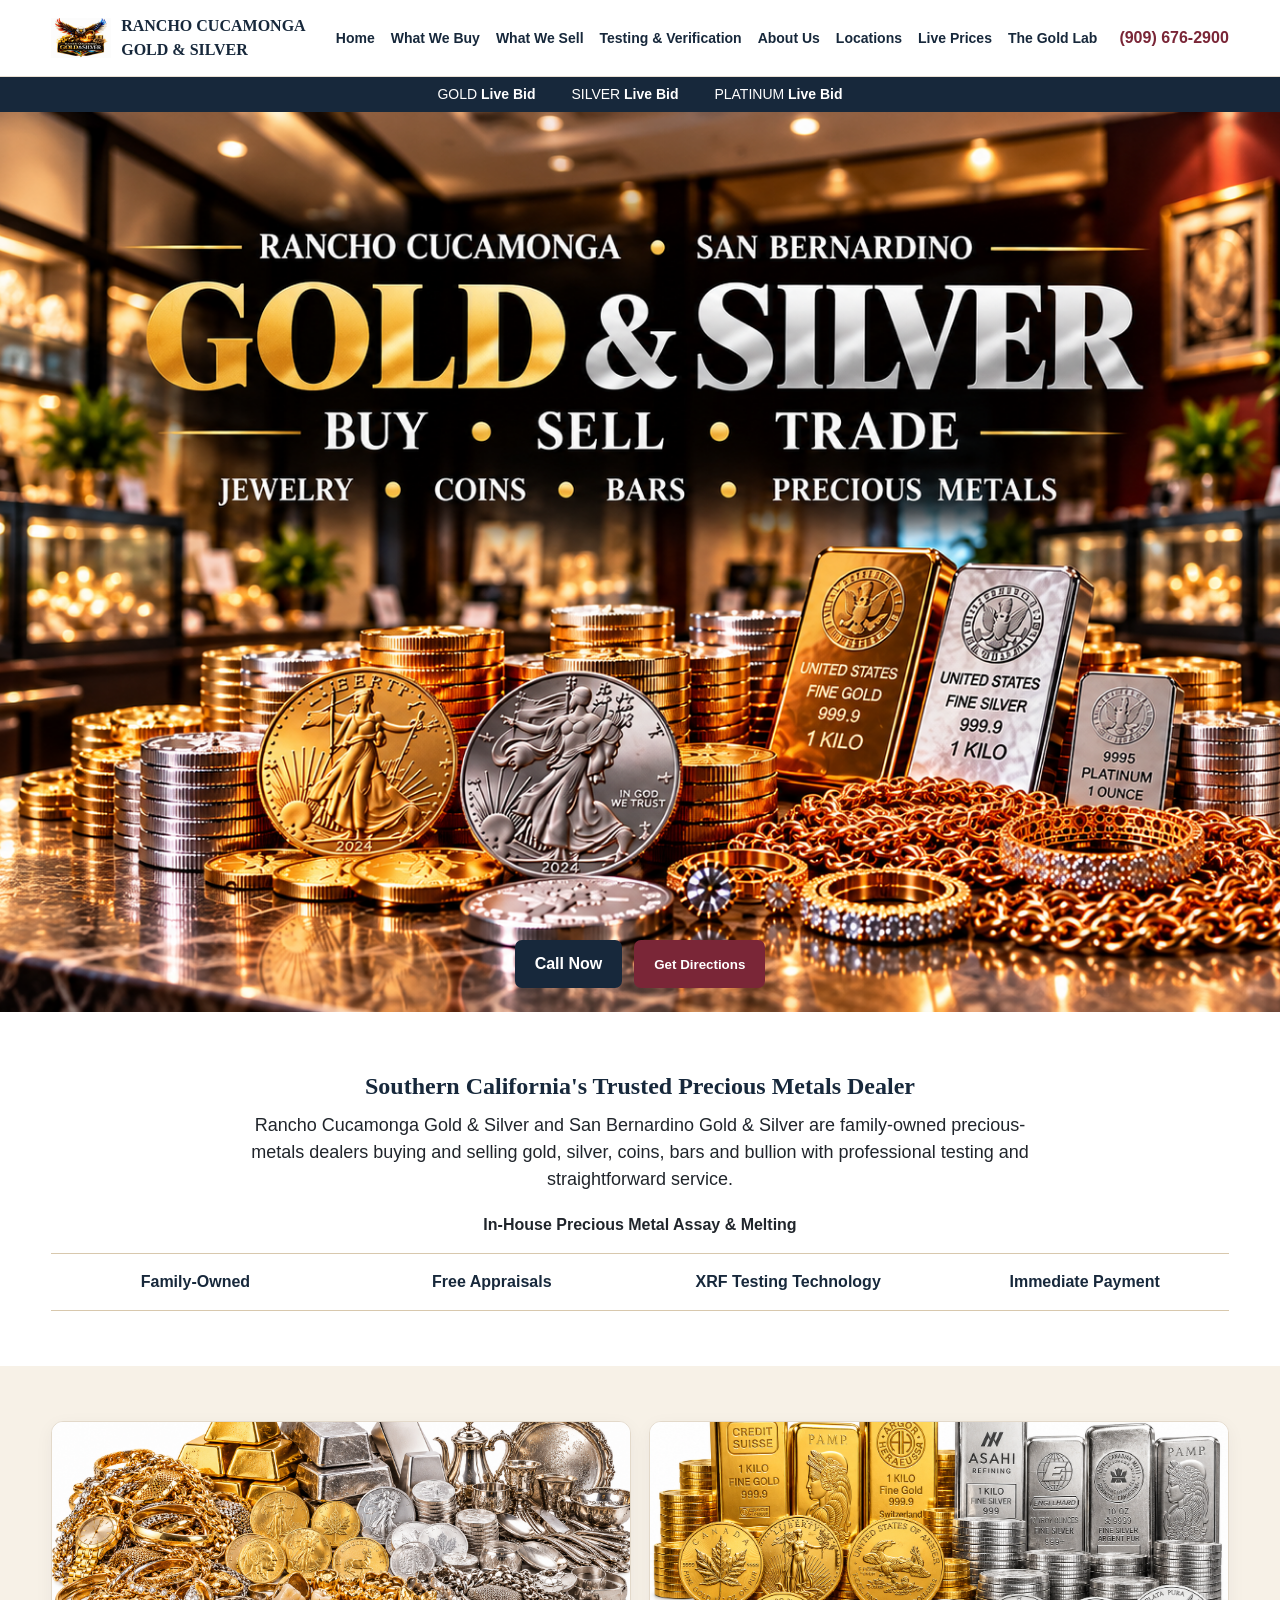
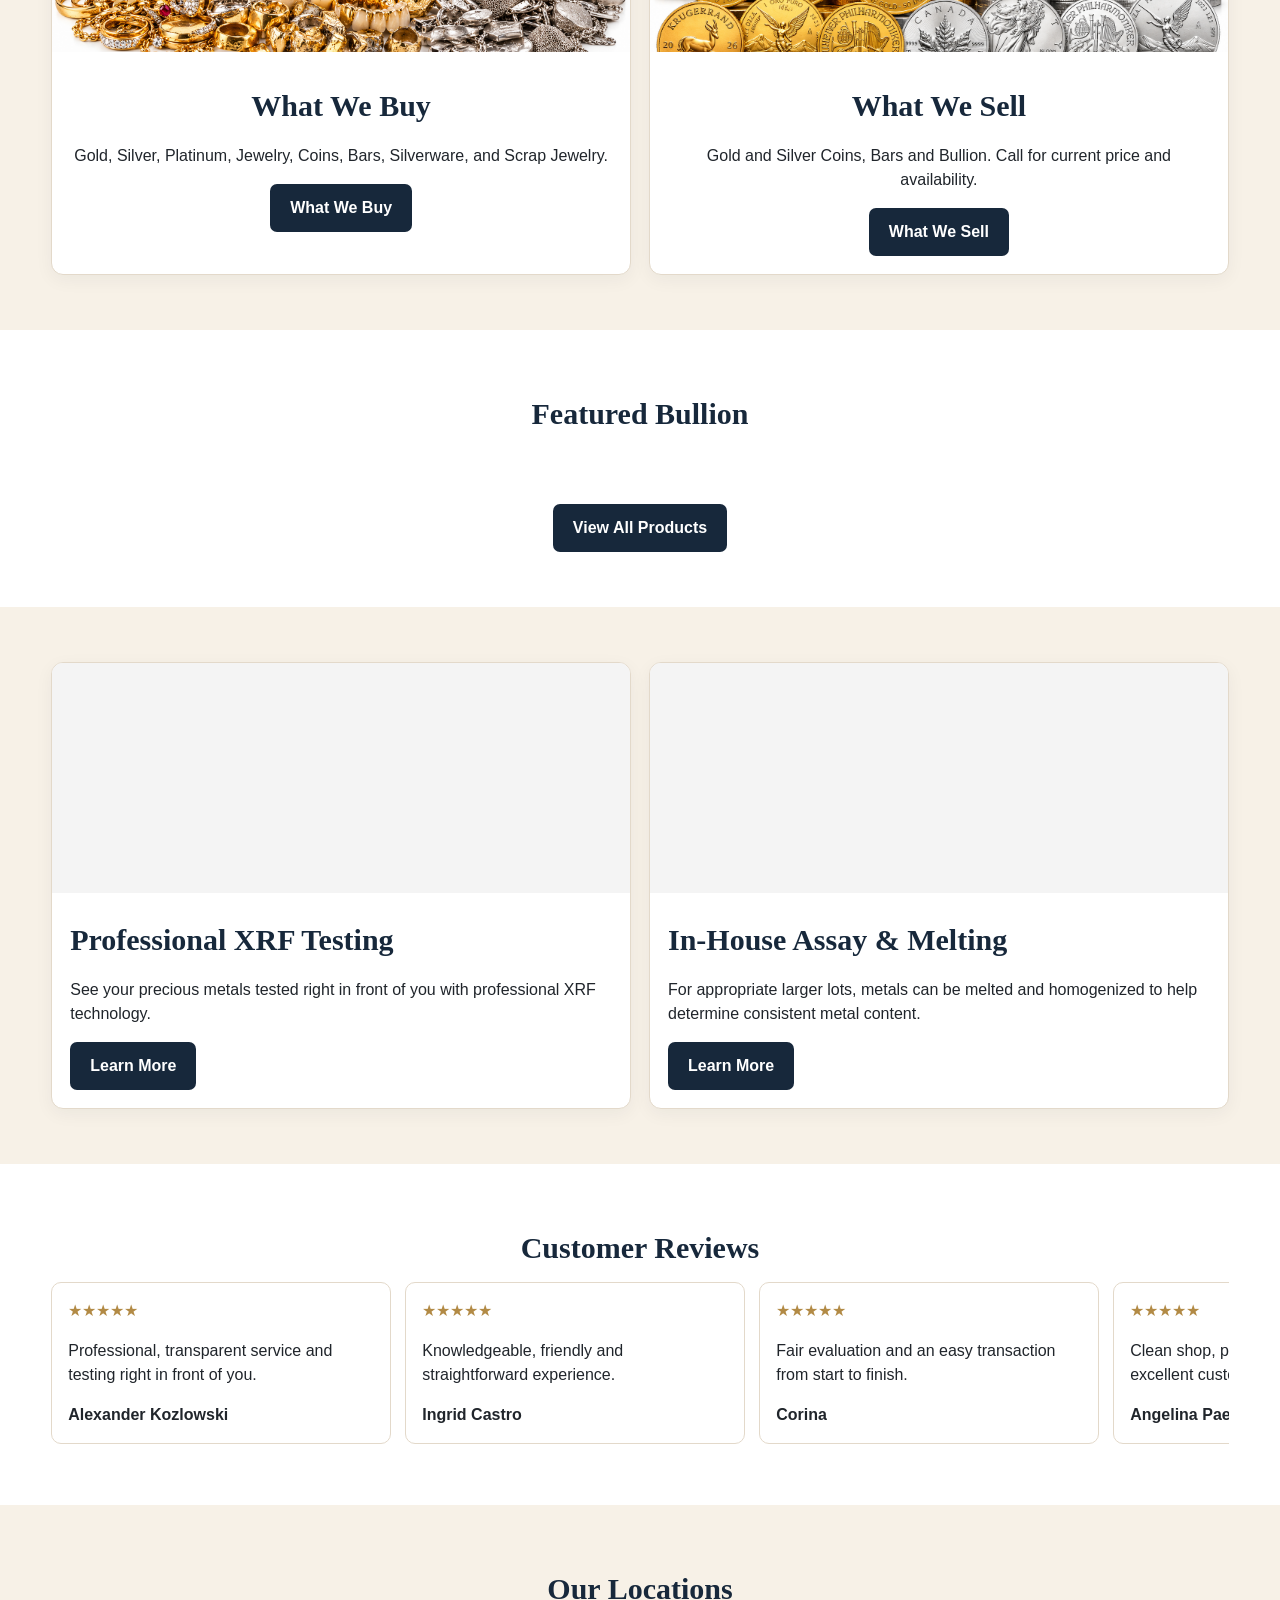
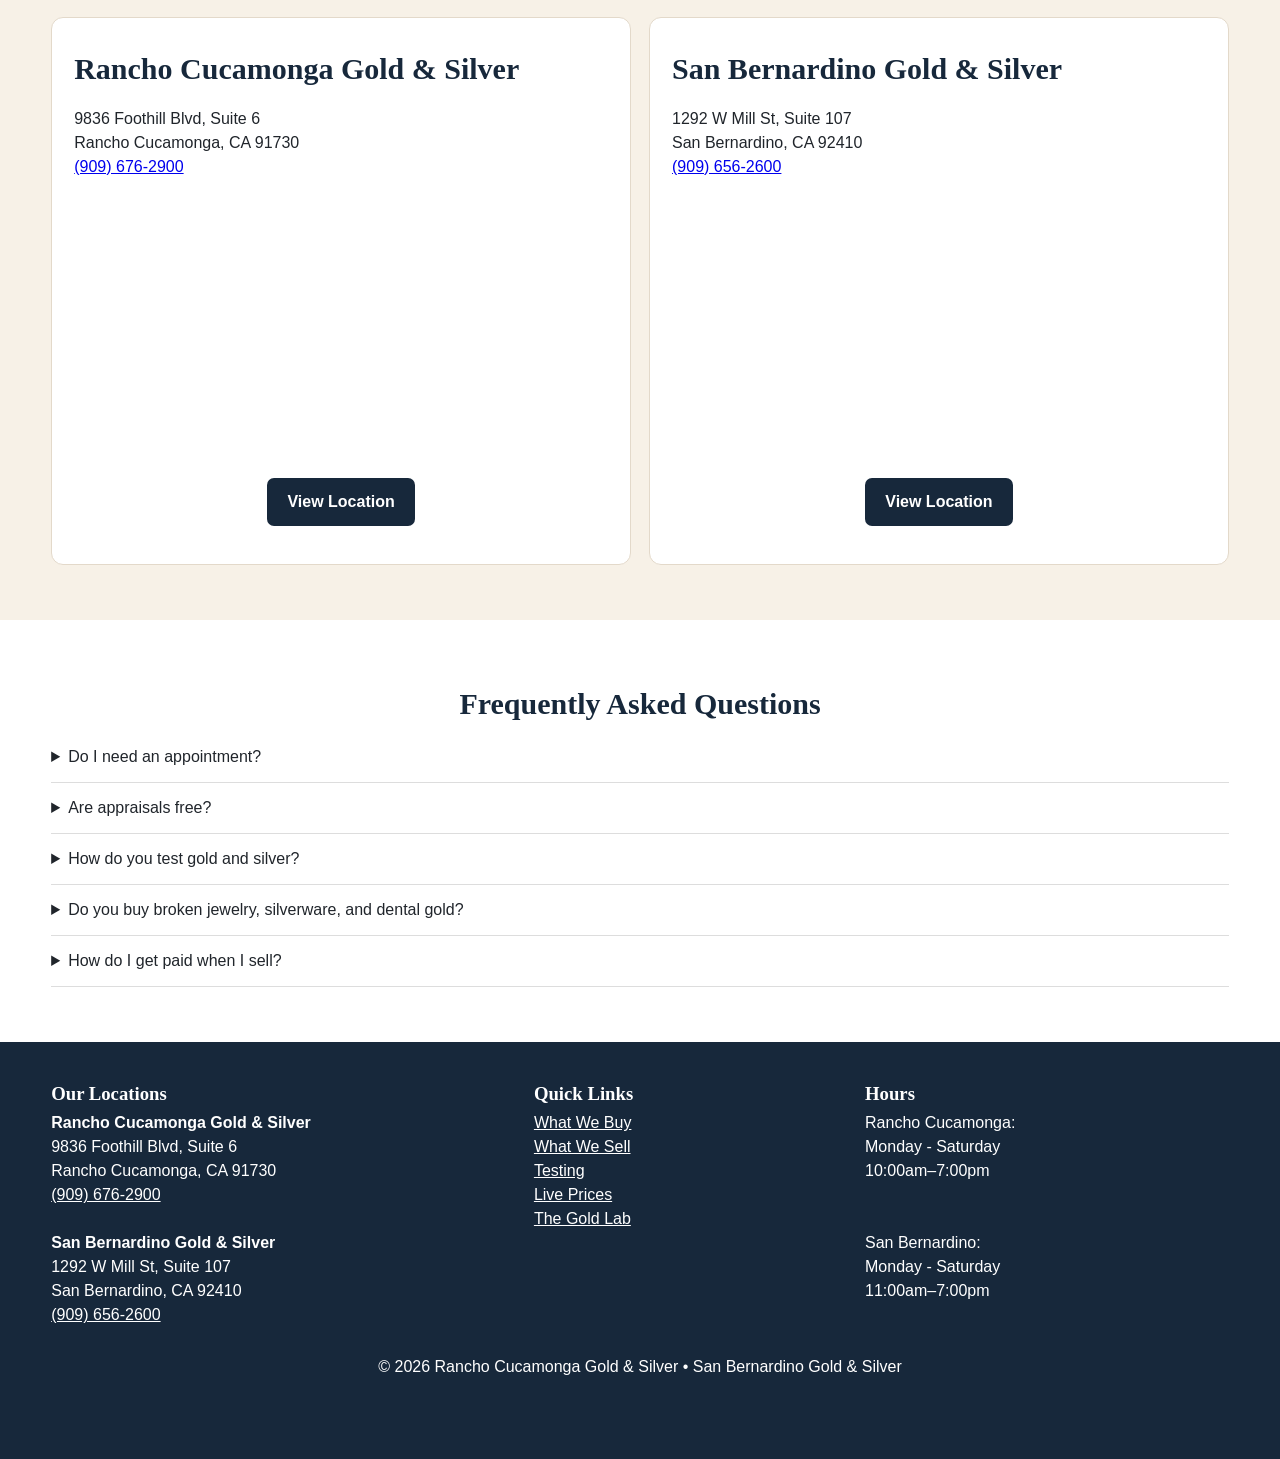
<file: index.html>
<!doctype html>
<html lang="en">

<head>
<meta charset="utf-8">
<meta name="viewport" content="width=device-width,initial-scale=1">

<title>Rancho Cucamonga Gold & Silver | Gold & Silver Buyer & Seller</title>

<meta name="description" content="Family-owned gold and silver buyer and seller serving Rancho Cucamonga and San Bernardino, California.">

<link rel="stylesheet" href="styles.css">
  <link rel="icon" href="/assets/favicon.ico" sizes="any">
<link rel="icon" type="image/png" sizes="48x48" href="/assets/favicon-48.png">
<style>
/* Homepage video loading area: do not flash a static image before the video loads. */
#homepage-xrf-media,#homepage-melting-media{min-height:230px;background:#f4f4f4;overflow:hidden}
#homepage-xrf-media video,#homepage-melting-media video{display:block;width:100%;height:230px;object-fit:cover}
/* FEATURED BULLION: continuously moving, draggable single row */
.featured-carousel{margin-top:22px;min-width:0}
.featured-track{display:flex;gap:16px;overflow-x:auto;scrollbar-width:none;overscroll-behavior-x:contain;touch-action:pan-x pan-y;-webkit-overflow-scrolling:touch;min-width:0;padding:6px 2px 16px;scroll-behavior:auto;cursor:grab;user-select:none;-webkit-user-select:none}
.featured-track.dragging{cursor:grabbing;scroll-behavior:auto}
.featured-track::-webkit-scrollbar{display:none}
.featured-track .featured-card{flex:0 0 calc((100% - 48px)/4);min-width:0}
.featured-track .featured-card img{width:100%;height:220px;object-fit:contain;background:#fff;display:block;pointer-events:none}
.featured-track .featured-card h3{font-size:18px;overflow-wrap:anywhere}
.featured-track .featured-card .pad{padding:14px}
@media(max-width:900px){.featured-track .featured-card{flex-basis:calc((100% - 16px)/2)}}
@media(max-width:600px){.featured-track{gap:12px}.featured-track .featured-card{flex-basis:70%}.featured-track .featured-card img{height:170px}.featured-track .featured-card h3{font-size:17px}.featured-track .featured-card .pad{padding:12px}.featured-track .featured-card .btn{padding:10px 12px}}
</style>
</head>

<body>

<!-- HEADER -->

<header class="header">
<div class="wrap head">

<a class="brand" href="index.html">
<img
  id="header-logo"
  src="/assets/uploads/rancho_cucamonga_gold_silver_logo_hd-1-.jpg"
  alt="Rancho Cucamonga Gold & Silver"
>
<span>
RANCHO CUCAMONGA<br>
GOLD & SILVER
</span>
</a>

<button class="menuBtn btn" aria-label="Menu">☰</button>

<nav class="nav">
<a href="index.html">Home</a>
<a href="buy.html">What We Buy</a>
<a href="sell.html">What We Sell</a>
<a href="testing.html">Testing & Verification</a>
<a href="about.html">About Us</a>
<a href="locations.html">Locations</a>
<a href="prices.html">Live Prices</a>
<a href="smelt.html">The Gold Lab</a>
</nav>

<span class="phone">(909) 676-2900</span>

</div>
</header>

<!-- LIVE PRICES -->

<a href="prices.html" class="ticker" style="display:block;text-decoration:none">
<span>GOLD <b>Live Bid</b></span>
<span>SILVER <b>Live Bid</b></span>
<span>PLATINUM <b>Live Bid</b></span>
</a>

<!-- HERO -->

<section class="hero">

<picture id="homepage-hero-picture">

<source
  id="homepage-hero-mobile"
  media="(max-width:600px)"
  srcset="/assets/uploads/c49516e0-b5ad-41cd-80f8-dc3e0806549c.jpeg"
>

<img
  id="homepage-hero"
  src="/assets/uploads/c4835fed-ad01-4a5f-a2e1-350e92df9c17.png"
  alt="Rancho Cucamonga Gold & Silver"
>

</picture>

<div class="wrap hero-actions">

<a class="btn" href="tel:+19096762900">
Call Now
</a>

<button class="btn alt" onclick="pickDir()">
Get Directions
</button>

</div>
</section>

<!-- INTRO -->

<section class="section">
<div class="wrap center">

<h1 id="homepage-heading">
Southern California's Trusted Precious Metals Dealer
</h1>

<p class="lead" id="homepage-intro">
Rancho Cucamonga Gold & Silver and San Bernardino Gold & Silver are family-owned precious-metals dealers buying and selling gold, silver, coins, bars and bullion with professional testing and straightforward service.
</p>

<p>
<strong id="homepage-appraisal">
In-House Precious Metal Assay & Melting
</strong>
</p>

<div class="trust">
<span id="homepage-trust-1">Family-Owned</span>
<span id="homepage-trust-2">Free Appraisals</span>
<span id="homepage-trust-3">XRF Testing Technology</span>
<span id="homepage-trust-4">Immediate Payment</span>
</div>

</div>
</section>

<!-- WHAT WE BUY / SELL -->

<section class="section tinted">
<div class="wrap grid2">

<div class="card">

<img
  id="homepage-buy-image"
  src="/assets/uploads/0f6766f6-2cc6-48c9-91b1-93005169482f.png"
  alt="Gold and silver we buy"
>

<div class="pad center">

<h2 id="homepage-buy-heading">What We Buy</h2>

<p id="homepage-buy-description">
Gold, Silver, Platinum, Jewelry, Coins, Bars, Silverware, and Scrap Jewelry.
</p>

<a class="btn" href="buy.html">What We Buy</a>

</div>
</div>

<div class="card">

<img
  id="homepage-sell-image"
  src="/assets/uploads/de17b64f-4512-4350-993b-25fb2f88e2e8.png"
  alt="Gold and silver bullion for sale"
>

<div class="pad center">

<h2 id="homepage-sell-heading">What We Sell</h2>

<p id="homepage-sell-description">
Gold and Silver Coins, Bars and Bullion. Call for current price and availability.
</p>

<a class="btn" href="sell.html">What We Sell</a>

</div>
</div>

</div>
</section>

<!-- FEATURED BULLION -->

<section class="section">
<div class="wrap">

<div class="center">
<h2 id="homepage-featured-heading">Featured Bullion</h2>
</div>

<div class="featured-carousel" id="featured-carousel">
  <div id="featured-products" class="featured-track" aria-label="Featured bullion products"></div>
</div>

<div class="center" style="margin-top:24px">
<a class="btn" href="sell.html">View All Products</a>
</div>

</div>
</section>

<!-- TESTING -->

<section class="section tinted">
<div class="wrap grid2">

<div class="card">

<div id="homepage-xrf-media">
</div>

<div class="pad">

<h2 id="homepage-xrf-heading">XRF Testing</h2>

<p id="homepage-xrf-text">
Professional precious-metal testing helps us evaluate metal composition clearly and efficiently.
</p>

<a class="btn" href="testing.html">Learn More</a>

</div>
</div>

<div class="card">

<div id="homepage-melting-media">
</div>

<div class="pad">

<h2 id="homepage-melting-heading">
In-House Assay & Melting
</h2>

<p id="homepage-melting-text">
For appropriate larger lots, melting and homogenizing can help determine consistent precious-metal content.
</p>

<a class="btn" href="testing.html">Learn More</a>

</div>
</div>

</div>
</section>

<!-- REVIEWS -->

<section class="section">
<div class="wrap">

<div class="center">
<h2 id="homepage-reviews-heading">Customer Reviews</h2>
</div>

<div class="reviews">
<div class="reviews-track" id="reviews-track">

<div class="review">
<div class="stars">★★★★★</div>
<p id="homepage-review-1-text">
Professional, transparent service and testing right in front of you.
</p>
<strong id="homepage-review-1-name">Google Customer</strong>
</div>

<div class="review">
<div class="stars">★★★★★</div>
<p id="homepage-review-2-text">
Knowledgeable, friendly and straightforward experience.
</p>
<strong id="homepage-review-2-name">Google Customer</strong>
</div>

<div class="review">
<div class="stars">★★★★★</div>
<p id="homepage-review-3-text">
Fair evaluation and an easy transaction from start to finish.
</p>
<strong id="homepage-review-3-name">Google Customer</strong>
</div>

<div class="review">
<div class="stars">★★★★★</div>
<p id="homepage-review-4-text">
Clean shop, professional testing and excellent customer service.
</p>
<strong id="homepage-review-4-name">Google Customer</strong>
</div>
</div>
  
</div>
</div>
</section>

<!-- LOCATIONS -->

<section class="section tinted">
<div class="wrap">

<div class="center">
<h2>Our Locations</h2>
</div>

<div class="grid2">

<div class="location">

<h2 id="home-rancho-name">
Rancho Cucamonga Gold & Silver
</h2>

<p>
<span id="home-rancho-address">
9836 Foothill Blvd, Suite 6<br>
Rancho Cucamonga, CA 91730
</span>
<br>
<a id="home-rancho-phone" href="tel:+19096762900">
(909) 676-2900
</a>
</p>

<iframe
  id="home-rancho-map"
  class="map"
  loading="lazy"
  src="https://www.google.com/maps?q=9836+Foothill+Blvd+Suite+6+Rancho+Cucamonga+CA+91730&output=embed"
></iframe>

<p class="center">
<a class="btn" href="rancho-cucamonga.html">
View Location
</a>
</p>

</div>

<div class="location">

<h2 id="home-sb-name">
San Bernardino Gold & Silver
</h2>

<p>
<span id="home-sb-address">
1292 W Mill St, Suite 107<br>
San Bernardino, CA 92410
</span>
<br>
<a id="home-sb-phone" href="tel:+19096562600">
(909) 656-2600
</a>
</p>

<iframe
  id="home-sb-map"
  class="map"
  loading="lazy"
  src="https://www.google.com/maps?q=1292+W+Mill+St+Suite+107+San+Bernardino+CA+92410&output=embed"
></iframe>

<p class="center">
<a class="btn" href="san-bernardino.html">
View Location
</a>
</p>

</div>
</div>
</div>
</section>

<!-- FAQ -->

<section class="section">
<div class="wrap faq">

<div class="center">
<h2 id="homepage-faq-heading">
Frequently Asked Questions
</h2>
</div>

<details>
<summary id="homepage-faq-1-question">
Do I need an appointment?
</summary>
<p id="homepage-faq-1-answer">
No. Walk-ins are welcome at both locations.
</p>
</details>

<details>
<summary id="homepage-faq-2-question">
Are appraisals free?
</summary>
<p id="homepage-faq-2-answer">
Yes. Appraisals are free and there is no obligation to sell.
</p>
</details>

<details>
<summary id="homepage-faq-3-question">
How do you test gold and silver?
</summary>
<p id="homepage-faq-3-answer">
We use professional methods including XRF, Sigma verification and traditional testing when appropriate.
</p>
</details>

<details>
<summary id="homepage-faq-4-question">
Do you buy broken jewelry, silverware, and dental gold?
</summary>
<p id="homepage-faq-4-answer">
Yes. We buy many forms of precious metals, including broken items and scrap.
</p>
</details>

<details>
<summary id="homepage-faq-5-question">
How do I get paid when I sell?
</summary>
<p id="homepage-faq-5-answer">
When you accept our offer, payment is immediate. Available methods include cash, business check, Zelle and wire transfer.
</p>
</details>

</div>
</section>

<!-- FOOTER -->

<footer class="footer">
<div class="wrap footgrid">

<div>

<h3>Our Locations</h3>

<b id="footer-rancho-name">
Rancho Cucamonga Gold & Silver
</b>
<br>

<span id="footer-rancho-address">
9836 Foothill Blvd, Suite 6<br>
Rancho Cucamonga, CA 91730
</span>
<br>

<a id="footer-rancho-phone" href="tel:+19096762900">
(909) 676-2900
</a>

<br><br>

<b id="footer-sb-name">
San Bernardino Gold & Silver
</b>
<br>

<span id="footer-sb-address">
1292 W Mill St, Suite 107<br>
San Bernardino, CA 92410
</span>
<br>

<a id="footer-sb-phone" href="tel:+19096562600">
(909) 656-2600
</a>

</div>

<div>

<h3>Quick Links</h3>

<a href="buy.html">What We Buy</a><br>
<a href="sell.html">What We Sell</a><br>
<a href="testing.html">Testing</a><br>
<a href="prices.html">Live Prices</a><br>
<a href="smelt.html">The Gold Lab</a>

</div>

<div>

<h3>Hours</h3>

<span id="footer-rancho-hours-mon-thu">
Rancho Cucamonga: Mon–Thu 10–7
</span><br>

<span id="footer-rancho-hours-fri">
Fri 10–1, 2–7
</span><br>

<span id="footer-rancho-hours-sat">
Sat 10–7
</span><br>

<span id="footer-rancho-hours-sun">
Sun Closed
</span>

<br><br>

<span id="footer-sb-hours-mon-thu">
San Bernardino: Mon–Thu 11–7
</span><br>

<span id="footer-sb-hours-fri">
Fri 11–1, 3–7
</span><br>

<span id="footer-sb-hours-sat">
Sat 11–7
</span><br>

<span id="footer-sb-hours-sun">
Sun Closed
</span>

</div>

</div>

<div class="wrap center" style="margin-top:28px">
© 2026 Rancho Cucamonga Gold & Silver
•
San Bernardino Gold & Silver
</div>

</footer>

<script src="site.js"></script>

<script>

(async()=>{

try{

const response=await fetch(
  "content/settings/general.json?v="+Date.now(),
  {cache:"no-store"}
);

if(!response.ok)return;

const g=await response.json();

function setText(id,value){
  if(!value)return;
  const element=document.getElementById(id);
  if(element)element.textContent=value;
}

function setImage(id,value){
  if(!value)return;
  const element=document.getElementById(id);
  if(!element)return;

  const current=element.getAttribute("src");

  if(current && current.split("?")[0]===value.split("?")[0]){
    return;
  }

  element.src=value;
}

function showAddress(element,address){
  if(!element||!address)return;

  const parts=String(address)
    .split(",")
    .map(part=>part.trim());

  if(parts.length>=3){
    element.innerHTML=
      parts.slice(0,-2).join(", ")+
      "<br>"+
      parts.slice(-2).join(", ");
  }else{
    element.textContent=address;
  }
}

/* HEADER */

setImage("header-logo",g.header_logo);

/* HERO */

setImage("homepage-hero",g.hero_image);

if(g.hero_image_mobile){
  const mobileHero=document.getElementById(
    "homepage-hero-mobile"
  );

  if(mobileHero && mobileHero.getAttribute("srcset")!==g.hero_image_mobile){
    mobileHero.srcset=g.hero_image_mobile;
  }
}

/* HOMEPAGE TEXT */

setText("homepage-heading",g.homepage_heading);
setText("homepage-intro",g.homepage_intro);
setText("homepage-appraisal",g.homepage_appraisal_text);

for(let i=1;i<=4;i++){
  setText(
    "homepage-trust-"+i,
    g["homepage_trust_"+i]
  );
}

/* BUY / SELL */

setImage("homepage-buy-image",g.homepage_buy_image);
setText("homepage-buy-heading",g.homepage_buy_heading);
setText("homepage-buy-description",g.homepage_buy_description);

setImage("homepage-sell-image",g.homepage_sell_image);
setText("homepage-sell-heading",g.homepage_sell_heading);
setText("homepage-sell-description",g.homepage_sell_description);

/* FEATURED */

setText("homepage-featured-heading",g.homepage_featured_heading);

/* TESTING */

setText("homepage-xrf-heading",g.homepage_xrf_heading);
setText("homepage-melting-heading",g.homepage_melting_heading);

if(g.xrf_text){
  setText("homepage-xrf-text",g.xrf_text);
}

if(g.melting_text){
  setText("homepage-melting-text",g.melting_text);
}

/* Reliable muted inline autoplay for the two homepage videos. */
function loadHomepageVideo(mediaId,videoUrl,imageUrl,alt,position){
  const media=document.getElementById(mediaId);
  if(!media)return;

  if(!videoUrl){
    if(imageUrl){
      const img=document.createElement("img");
      img.src=imageUrl;
      img.alt=alt;
      img.style.width="100%";
      img.style.height="230px";
      img.style.objectFit="cover";
      media.replaceChildren(img);
    }
    return;
  }

  const video=document.createElement("video");
  video.autoplay=true;
  video.muted=true;
  video.defaultMuted=true;
  video.loop=true;
  video.playsInline=true;
  video.controls=false;
  video.preload="auto";
  video.setAttribute("autoplay","");
  video.setAttribute("muted","");
  video.setAttribute("loop","");
  video.setAttribute("playsinline","");
  video.setAttribute("webkit-playsinline","");
  video.style.objectPosition=position;
  video.src=videoUrl;
  media.replaceChildren(video);

  let inView=false;
  function tryPlay(){
    if(document.visibilityState!=="visible")return;
    if(video.paused){
      const result=video.play();
      if(result && typeof result.catch==="function")result.catch(()=>{});
    }
  }
  video.addEventListener("loadedmetadata",tryPlay);
  video.addEventListener("loadeddata",tryPlay);
  video.addEventListener("canplay",tryPlay);
  video.addEventListener("canplaythrough",tryPlay);
  document.addEventListener("visibilitychange",tryPlay);
  window.addEventListener("pageshow",tryPlay);
  window.addEventListener("focus",tryPlay);

  if("IntersectionObserver" in window){
    const observer=new IntersectionObserver(entries=>{
      for(const entry of entries){
        inView=entry.isIntersecting;
        if(inView)tryPlay();
      }
    },{threshold:0.01});
    observer.observe(video);
  }
  // Some mobile browsers defer playback until the first user interaction.
  // Retrying on interaction does not interrupt a video that is already playing.
  const onInteraction=()=>{if(inView || !video.paused)return;tryPlay();};
  document.addEventListener("touchstart",onInteraction,{passive:true});
  document.addEventListener("pointerdown",onInteraction,{passive:true});
  tryPlay();
}

loadHomepageVideo(
  "homepage-xrf-media",g.xrf_video,g.xrf_image,
  "XRF precious metal testing","center center"
);
loadHomepageVideo(
  "homepage-melting-media",g.melting_video,g.melting_image,
  "Precious metal assay and melting","center center"
);

/* REVIEWS */

setText("homepage-reviews-heading",g.homepage_reviews_heading);

for(let i=1;i<=4;i++){

  setText(
    "homepage-review-"+i+"-name",
    g["homepage_review_"+i+"_name"]
  );

  setText(
    "homepage-review-"+i+"-text",
    g["homepage_review_"+i+"_text"]
  );
}

/* FAQ */

setText("homepage-faq-heading",g.homepage_faq_heading);

for(let i=1;i<=5;i++){

  setText(
    "homepage-faq-"+i+"-question",
    g["homepage_faq_"+i+"_question"]
  );

  setText(
    "homepage-faq-"+i+"-answer",
    g["homepage_faq_"+i+"_answer"]
  );
}

/* LOCATIONS */

setText("home-rancho-name",g.rancho_location_name);
setText("home-sb-name",g.sb_location_name);
setText("footer-rancho-name",g.rancho_location_name);
setText("footer-sb-name",g.sb_location_name);

if(g.rancho_address){

  showAddress(
    document.getElementById("home-rancho-address"),
    g.rancho_address
  );

  showAddress(
    document.getElementById("footer-rancho-address"),
    g.rancho_address
  );

  const map=document.getElementById("home-rancho-map");

  if(map){
    map.src="https://www.google.com/maps?q="+
      encodeURIComponent(g.rancho_address)+
      "&output=embed";
  }
}

if(g.sb_address){

  showAddress(
    document.getElementById("home-sb-address"),
    g.sb_address
  );

  showAddress(
    document.getElementById("footer-sb-address"),
    g.sb_address
  );

  const map=document.getElementById("home-sb-map");

  if(map){
    map.src="https://www.google.com/maps?q="+
      encodeURIComponent(g.sb_address)+
      "&output=embed";
  }
}

/* PHONE DISPLAY */

if(g.rancho_phone){

  const phone=document.getElementById("home-rancho-phone");
  const footerPhone=document.getElementById("footer-rancho-phone");

  if(phone)phone.textContent=g.rancho_phone;
  if(footerPhone)footerPhone.textContent=g.rancho_phone;
}

if(g.sb_phone){

  const phone=document.getElementById("home-sb-phone");
  const footerPhone=document.getElementById("footer-sb-phone");

  if(phone)phone.textContent=g.sb_phone;
  if(footerPhone)footerPhone.textContent=g.sb_phone;
}

/* HOURS */

setText(
  "footer-rancho-hours-mon-thu",
  g.rancho_hours_mon_thu
    ? "Rancho Cucamonga: "+g.rancho_hours_mon_thu
    : ""
);

setText("footer-rancho-hours-fri",g.rancho_hours_fri);
setText("footer-rancho-hours-sat",g.rancho_hours_sat);
setText("footer-rancho-hours-sun",g.rancho_hours_sun);

setText(
  "footer-sb-hours-mon-thu",
  g.sb_hours_mon_thu
    ? "San Bernardino: "+g.sb_hours_mon_thu
    : ""
);

setText("footer-sb-hours-fri",g.sb_hours_fri);
setText("footer-sb-hours-sat",g.sb_hours_sat);
setText("footer-sb-hours-sun",g.sb_hours_sun);

}catch(e){
  console.error("Homepage settings error:",e);
}

})();

/* FEATURED PRODUCTS: CONTINUOUS SCROLL + DRAG / SWIPE */

(async()=>{
try{
  const API="https://api.github.com/repos/rcgoldandsilver/rancho-gold-silver-website/contents/content/products";
  const response=await fetch(API,{cache:"no-store"});
  if(!response.ok)return;
  const files=await response.json();
  const products=await Promise.all(
    files.filter(file=>file.name.endsWith(".json")).map(async file=>{
      try{
        const r=await fetch(file.download_url,{cache:"no-store"});
        if(!r.ok)return null;
        const product=await r.json();
        product.__file=file.name;
        return product;
      }catch(e){return null;}
    })
  );
  const featured=products.filter(product=>
    product && product.visible!==false && product.featured_homepage===true
  ).sort((a,b)=>Number(a.order||100)-Number(b.order||100));

  const track=document.getElementById("featured-products");
  const carousel=document.getElementById("featured-carousel");
  if(!track||!carousel)return;
  if(!featured.length){carousel.style.display="none";return;}

  function makeCard(product,duplicate=false){
    const card=document.createElement("div");
    card.className="card featured-card";
    const slug=product.__file.replace(/\.json$/i,"");
    const img=product.image ? '<img src="'+escapeHTML(product.image)+'" alt="'+escapeHTML(product.name||"Bullion")+'" loading="lazy" draggable="false">' : '';
    card.innerHTML=img+'<div class="pad center"><h3>'+escapeHTML(product.name||"")+'</h3><a class="btn" href="sell.html#'+encodeURIComponent(slug)+'">View Details</a></div>';
    if(duplicate){
      card.setAttribute("aria-hidden","true");
      card.querySelectorAll("a").forEach(a=>a.tabIndex=-1);
    }
    return card;
  }

  featured.forEach(product=>track.appendChild(makeCard(product)));
  if(featured.length>1){
    // Extra copies keep the row seamless on narrow and wide screens.
    for(let copy=0;copy<3;copy++){
      featured.forEach(product=>track.appendChild(makeCard(product,true)));
    }
  }

  const speed=20; // pixels per second, both desktop and mobile
  let pressed=false;
  let dragging=false;
  let pointerId=null;
  let startX=0;
  let lastX=0;
  let suppressNextClick=false;
  let lastTime=0;

  function cycleWidth(){
    if(featured.length<2)return 0;
    return track.children[featured.length].offsetLeft-track.children[0].offsetLeft;
  }
  function normalize(){
    const cycle=cycleWidth();
    if(cycle<=0)return;
    if(track.scrollLeft>=cycle)track.scrollLeft%=cycle;
    if(track.scrollLeft<0)track.scrollLeft=((track.scrollLeft%cycle)+cycle)%cycle;
  }

  // A tap/click on View Details is a real link. Only a drag is intercepted.
  track.addEventListener("pointerdown",event=>{
    if(event.pointerType!=="mouse" || event.button!==0)return;
    pressed=true;
    dragging=false;
    pointerId=event.pointerId;
    startX=lastX=event.clientX;
    suppressNextClick=false;
    lastTime=0;
  });

  track.addEventListener("pointermove",event=>{
    if(!pressed || event.pointerId!==pointerId)return;
    const total=event.clientX-startX;
    if(!dragging && Math.abs(total)>8){
      dragging=true;
      track.classList.add("dragging");
      // Capture only once a drag is established; ordinary link clicks stay intact.
      try{track.setPointerCapture(event.pointerId);}catch(e){}
    }
    if(dragging){
      const movement=event.clientX-lastX;
      track.scrollLeft-=movement;
      normalize();
    }
    lastX=event.clientX;
  });

  function finish(event){
    if(!pressed || (event && event.pointerId!==pointerId))return;
    if(dragging)suppressNextClick=true;
    pressed=false;
    dragging=false;
    pointerId=null;
    track.classList.remove("dragging");
    lastTime=0;
  }
  // Let iOS/Android perform native, smooth horizontal finger swipes.
  // The previous custom touchmove handler fought Safari's scrolling.
  // Autoplay pauses while touching and briefly during momentum scrolling.
  let touchActive=false;
  let touchStartX=0, touchStartY=0;
  let touchMoved=false;
  let resumeAfter=0;
  track.addEventListener("touchstart",event=>{
    if(event.touches.length!==1)return;
    touchActive=true;
    pressed=true;
    dragging=false;
    touchMoved=false;
    touchStartX=event.touches[0].clientX;
    touchStartY=event.touches[0].clientY;
    suppressNextClick=false;
    lastTime=0;
  },{passive:true});
  track.addEventListener("touchmove",event=>{
    if(!touchActive || event.touches.length!==1)return;
    const dx=event.touches[0].clientX-touchStartX;
    const dy=event.touches[0].clientY-touchStartY;
    if(Math.abs(dx)>10 && Math.abs(dx)>Math.abs(dy)){
      touchMoved=true;
    }
    // No preventDefault and no scrollLeft changes here: native swipe works.
  },{passive:true});
  function endTouch(){
    if(!touchActive)return;
    touchActive=false;
    pressed=false;
    dragging=false;
    // Give Safari's natural swipe momentum time to finish before autoplay.
    resumeAfter=performance.now()+(touchMoved?900:100);
    lastTime=0;
  }
  track.addEventListener("touchend",endTouch,{passive:true});
  track.addEventListener("touchcancel",endTouch,{passive:true});

  track.addEventListener("pointerup",finish);
  track.addEventListener("pointercancel",finish);
  track.addEventListener("lostpointercapture",finish);
  window.addEventListener("pointerup",finish);

  track.addEventListener("click",event=>{
    if(suppressNextClick){
      event.preventDefault();
      event.stopPropagation();
      suppressNextClick=false;
    }
  },true);

  // Accumulate sub-pixel movement. Mobile Safari may round scrollLeft to
  // whole pixels; adding 0.3px per frame directly can result in no movement.
  let pendingPixels=0;
  function tick(time){
    if(lastTime && !pressed && time>=resumeAfter &&
       document.visibilityState==="visible" && featured.length>1){
      const dt=Math.min((time-lastTime)/1000,0.05);
      pendingPixels+=speed*dt;
      const wholePixels=Math.floor(pendingPixels);
      if(wholePixels>=1){
        pendingPixels-=wholePixels;
        track.scrollLeft+=wholePixels;
        normalize();
      }
    }
    lastTime=time;
    requestAnimationFrame(tick);
  }
  if(featured.length>1)requestAnimationFrame(tick);
}catch(e){console.error("Featured products error:",e);}
})();

function escapeHTML(value){

  return String(value||"")
    .replaceAll("&","&amp;")
    .replaceAll("<","&lt;")
    .replaceAll(">","&gt;")
    .replaceAll('"',"&quot;")
    .replaceAll("'","&#039;");

}

</script>

<script>
(function(){
  const track = document.getElementById("reviews-track");
  if (!track) return;

  const reviews = Array.from(track.children);

  reviews.forEach(review => {
    const duplicate = review.cloneNode(true);
    duplicate.setAttribute("aria-hidden", "true");
    track.appendChild(duplicate);
  });
})();
</script>

</body>
</html>
</file>
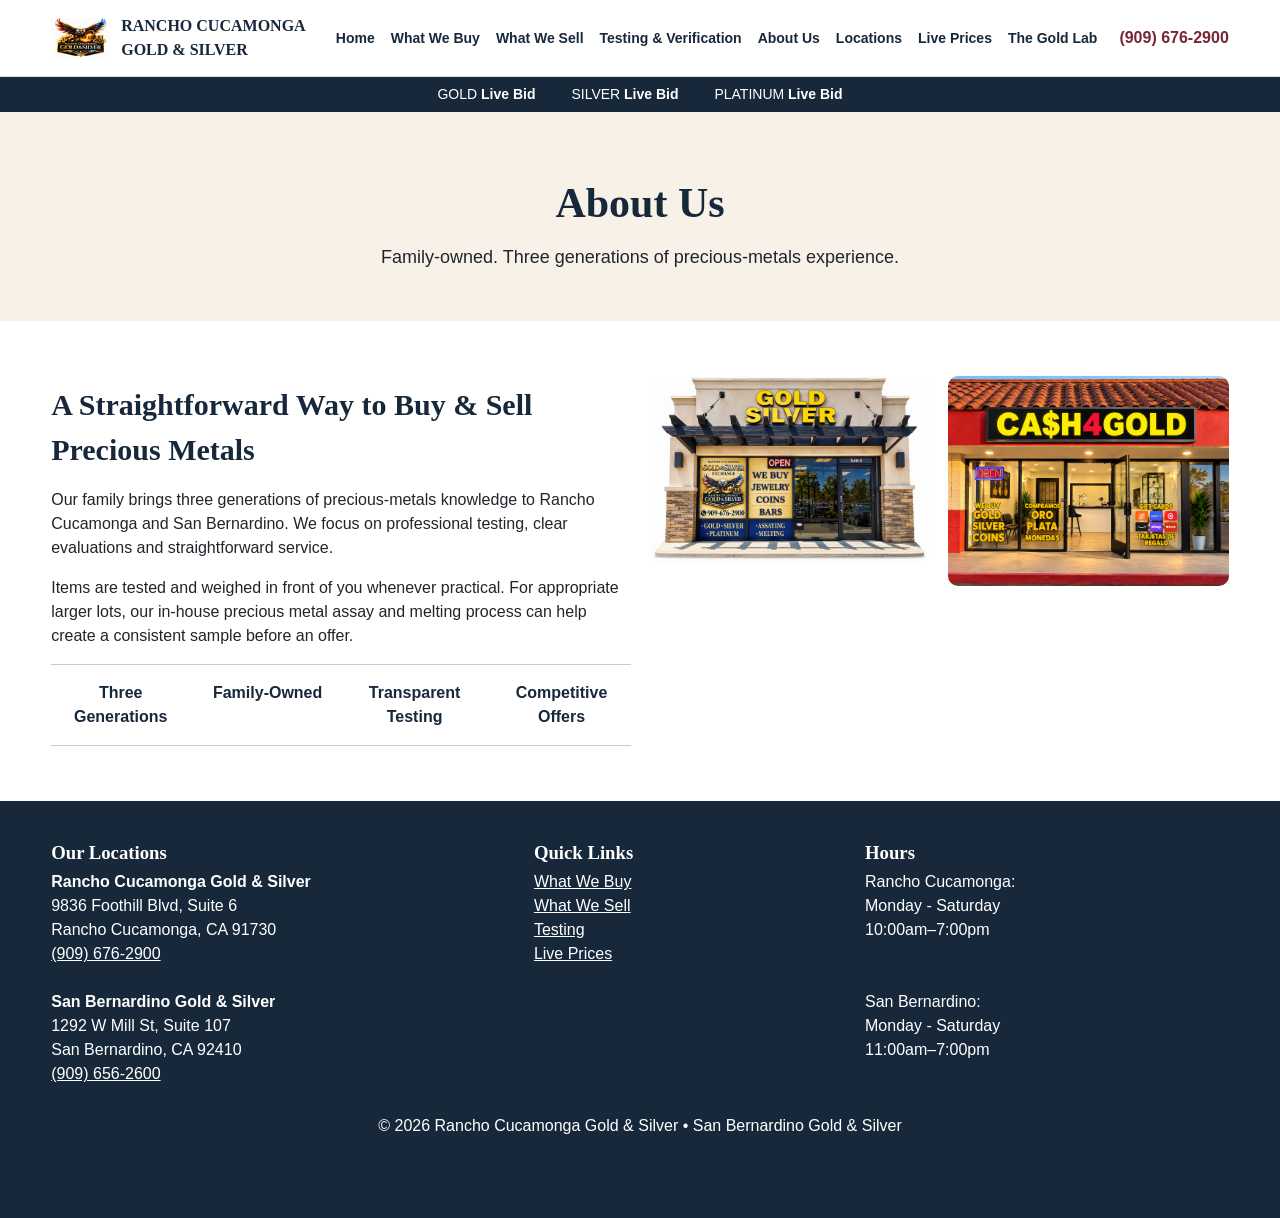
<file: about.html>
<!doctype html>
<html lang="en">

<head>
<meta charset="utf-8">
<meta name="viewport" content="width=device-width,initial-scale=1">

<title>About Us | Rancho Cucamonga Gold & Silver</title>

<meta
  name="description"
  content="Gold & Silver Buyer & Seller in Rancho Cucamonga and San Bernardino, California."
>

<link rel="stylesheet" href="styles.css">
  <link rel="icon" href="/assets/favicon.ico" sizes="any">
<link rel="icon" type="image/png" sizes="48x48" href="/assets/favicon-48.png">
</head>

<body>


<!-- HEADER -->

<header class="header">

<div class="wrap head">

<a class="brand" href="index.html">

<img
  id="header-logo"
  src="/assets/uploads/rancho_cucamonga_gold_silver_logo_hd-1-.jpg"
  alt="Rancho Cucamonga Gold & Silver"
>

<span>
RANCHO CUCAMONGA<br>
GOLD & SILVER
</span>

</a>

<button class="menuBtn btn" aria-label="Menu">
☰
</button>

<nav class="nav">

<a href="index.html">Home</a>
<a href="buy.html">What We Buy</a>
<a href="sell.html">What We Sell</a>
<a href="testing.html">Testing & Verification</a>
<a href="about.html">About Us</a>
<a href="locations.html">Locations</a>
<a href="prices.html">Live Prices</a>

</nav>

<span class="phone">
(909) 676-2900
</span>

</div>

</header>



<!-- LIVE METAL PRICES -->

<a
  href="prices.html"
  class="ticker"
  style="display:block;text-decoration:none"
>

<span>
GOLD <b>Live Bid</b>
</span>

<span>
SILVER <b>Live Bid</b>
</span>

<span>
PLATINUM <b>Live Bid</b>
</span>

</a>



<!-- ABOUT PAGE HEADER -->

<section class="pagehero">

<div class="wrap">

<h1 id="about-page-heading">
About Us
</h1>

<p
  class="lead"
  id="about-intro"
>
Family-owned. Three generations of precious-metals experience.
</p>

</div>

</section>



<!-- ABOUT CONTENT -->

<section class="section">

<div class="wrap grid2">


<div>

<h2 id="about-heading">
A Straightforward Way to Buy & Sell Precious Metals
</h2>


<p id="about-description-1">
Our family brings three generations of precious-metals knowledge to Rancho Cucamonga and San Bernardino. We focus on efficient local offices, professional testing and clear evaluations without commissioned salespeople pushing customers.
</p>


<p id="about-description-2">
Items are tested and weighed in front of you whenever practical. For appropriate larger lots, our in-house precious metal assay and melting process can help create a consistent sample before an offer.
</p>



<div class="trust">

<span id="about-trust-1">
Three Generations
</span>

<span id="about-trust-2">
Family-Owned
</span>

<span id="about-trust-3">
Transparent Testing
</span>

<span id="about-trust-4">
Competitive Offers
</span>

</div>

</div>



<div class="grid2">

<img
  id="about-image-1"
  src="/assets/uploads/fdbc5a09-9437-418e-bec6-6cfd2b2c7103.png"
  alt="Rancho Cucamonga Gold & Silver"
  style="width:100%;border-radius:10px"
>

<img
  id="about-image-2"
  src="/assets/uploads/8f8536a7-00e0-43c3-9b45-6a53b4d12eab.png"
  alt="Gold and silver precious metals"
  style="width:100%;border-radius:10px"
>

</div>


</div>

</section>



<!-- FOOTER -->

<footer class="footer">

<div class="wrap footgrid">


<div>

<h3>
Our Locations
</h3>

<b id="footer-rancho-name">
Rancho Cucamonga Gold & Silver
</b>

<br>

<span id="footer-rancho-address">
9836 Foothill Blvd, Suite 6<br>
Rancho Cucamonga, CA 91730
</span>

<br>

<a
  id="footer-rancho-phone"
  href="tel:19096762900"
>
(909) 676-2900
</a>


<br><br>


<b id="footer-sb-name">
San Bernardino Gold & Silver
</b>

<br>

<span id="footer-sb-address">
1292 W Mill St, Suite 107<br>
San Bernardino, CA 92410
</span>

<br>

<a
  id="footer-sb-phone"
  href="tel:19096562600"
>
(909) 656-2600
</a>

</div>



<div>

<h3>
Quick Links
</h3>

<a href="buy.html">
What We Buy
</a>

<br>

<a href="sell.html">
What We Sell
</a>

<br>

<a href="testing.html">
Testing
</a>

<br>

<a href="prices.html">
Live Prices
</a>

</div>



<div>

<h3>
Hours
</h3>

<span id="footer-rancho-hours-mon-thu">
Rancho: Mon–Thu 10–7
</span>

<br>

<span id="footer-rancho-hours-fri">
Fri 10–1, 2–7
</span>

<br>

<span id="footer-rancho-hours-sat">
Sat 10–7
</span>

<br>

<span id="footer-rancho-hours-sun">
Sun Closed
</span>


<br><br>


<span id="footer-sb-hours-mon-thu">
San Bernardino: Mon–Thu 11–7
</span>

<br>

<span id="footer-sb-hours-fri">
Fri 11–1, 3–7
</span>

<br>

<span id="footer-sb-hours-sat">
Sat 11–7
</span>

<br>

<span id="footer-sb-hours-sun">
Sun Closed
</span>

</div>


</div>


<div
  class="wrap center"
  style="margin-top:28px"
>

© 2026 Rancho Cucamonga Gold & Silver
•
San Bernardino Gold & Silver

</div>

</footer>



<script src="site.js"></script>


<script>

(async()=>{

try{

const response =
  await fetch(
    "content/settings/general.json",
    {
      cache:"no-store"
    }
  );

if(!response.ok)return;

const g =
  await response.json();



function setText(id,value){

  if(!value)return;

  const element =
    document.getElementById(id);

  if(element){
    element.textContent=value;
  }

}



function setImage(id,value){

  if(!value)return;

  const element =
    document.getElementById(id);

  if(element){
    element.src=value;
  }

}



/* HEADER */

setImage(
  "header-logo",
  g.header_logo
);



/* ABOUT PAGE */

setText(
  "about-page-heading",
  g.about_page_heading
);

setText(
  "about-intro",
  g.about_intro
);

setText(
  "about-heading",
  g.about_heading
);

setText(
  "about-description-1",
  g.about_description_1
);

setText(
  "about-description-2",
  g.about_description_2
);



/* TRUST LABELS */

setText(
  "about-trust-1",
  g.about_trust_1
);

setText(
  "about-trust-2",
  g.about_trust_2
);

setText(
  "about-trust-3",
  g.about_trust_3
);

setText(
  "about-trust-4",
  g.about_trust_4
);



/* PHOTOS */

setImage(
  "about-image-1",
  g.about_image_1
);

setImage(
  "about-image-2",
  g.about_image_2
);


}catch(e){}

})();

</script>


</body>
</html>
</file>
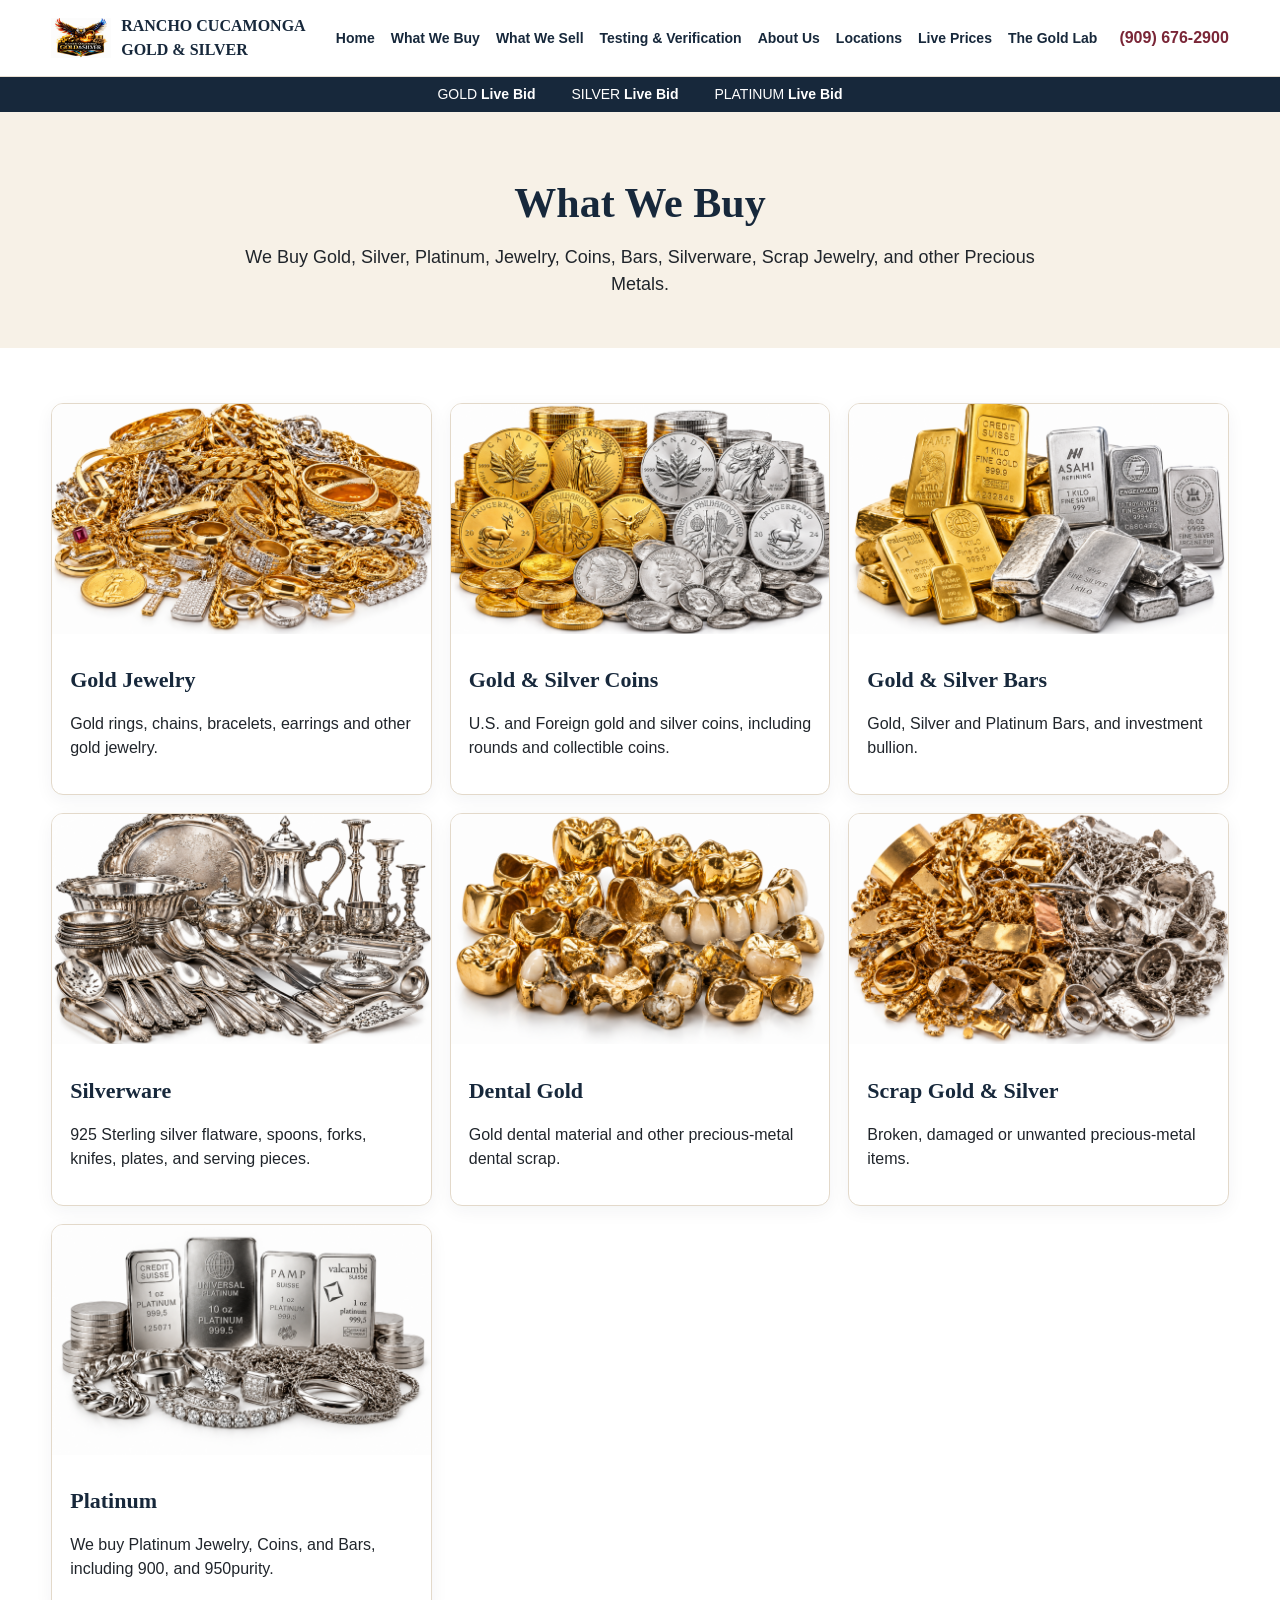
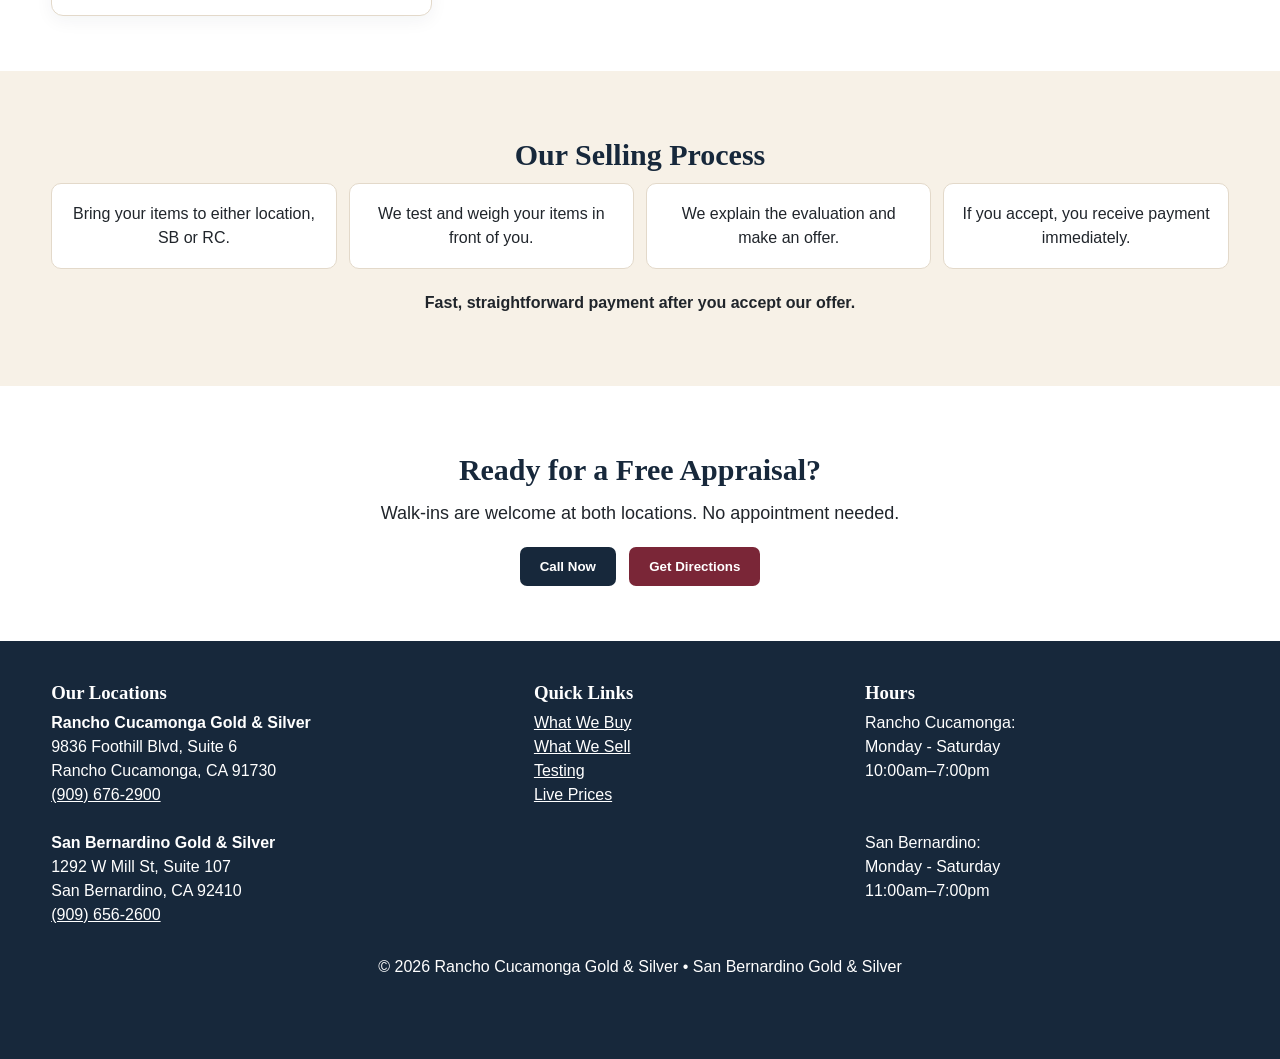
<file: buy.html>
<!doctype html>
<html lang="en">

<head>
<meta charset="utf-8">
<meta name="viewport" content="width=device-width,initial-scale=1">

<title>What We Buy | Rancho Cucamonga Gold & Silver</title>

<meta
  name="description"
  content="We buy gold, silver, jewelry, coins, bars, bullion, sterling silver, dental gold, scrap and other precious metals."
>

<link rel="stylesheet" href="styles.css">
  <link rel="icon" href="/assets/favicon.ico" sizes="any">
<link rel="icon" type="image/png" sizes="48x48" href="/assets/favicon-48.png">
</head>

<body>


<!-- HEADER -->

<header class="header">

<div class="wrap head">

<a class="brand" href="index.html">

<img
  id="header-logo"
  src="/assets/uploads/rancho_cucamonga_gold_silver_logo_hd-1-.jpg"
  alt="Rancho Cucamonga Gold & Silver"
>

<span>
RANCHO CUCAMONGA<br>
GOLD & SILVER
</span>

</a>

<button class="menuBtn btn" aria-label="Menu">
☰
</button>

<nav class="nav">

<a href="index.html">Home</a>
<a href="buy.html">What We Buy</a>
<a href="sell.html">What We Sell</a>
<a href="testing.html">Testing & Verification</a>
<a href="about.html">About Us</a>
<a href="locations.html">Locations</a>
<a href="prices.html">Live Prices</a>

</nav>

<span class="phone">
(909) 676-2900
</span>

</div>

</header>



<!-- LIVE METAL PRICES -->

<a
  href="prices.html"
  class="ticker"
  style="display:block;text-decoration:none"
>

<span>
GOLD <b>Live Bid</b>
</span>

<span>
SILVER <b>Live Bid</b>
</span>

<span>
PLATINUM <b>Live Bid</b>
</span>

</a>



<!-- PAGE HEADER -->

<section class="pagehero">

<div class="wrap">

<h1 id="buy-page-heading">
What We Buy
</h1>

<p
  class="lead"
  id="buy-page-intro"
>
Bring your precious metals to either location for professional testing and a clear offer.
</p>

</div>

</section>



<!-- ITEMS WE BUY -->

<section class="section">

<div class="wrap">

<div class="grid3">


<!-- GOLD JEWELRY -->

<div class="card">

<img
  id="buy-gold-jewelry-image"
  src="/assets/uploads/6fedf823-78e8-4d27-9c67-2c4bf1d7b182.png"
  alt="Gold jewelry"
>

<div class="pad">

<h3 id="buy-gold-jewelry-heading">
Gold Jewelry
</h3>

<p id="buy-gold-jewelry-description">
8K, 9K, 10K, 14K, 18K, 21K, 22K and 24K solid gold; yellow, white and rose gold; broken or unwanted jewelry.
</p>

</div>

</div>



<!-- GOLD & SILVER COINS -->

<div class="card">

<img
  id="buy-coins-image"
  src="/assets/uploads/3f3dc7cc-0cd1-4973-951a-6cc7ebe0874f.png"
  alt="Gold and silver coins"
>

<div class="pad">

<h3 id="buy-coins-heading">
Gold & Silver Coins
</h3>

<p id="buy-coins-description">
American Eagles, Buffalos, Maple Leafs, Krugerrands, Mexican gold, Silver Eagles, Morgan and Peace dollars, constitutional silver and world bullion coins.
</p>

</div>

</div>



<!-- BARS & BULLION -->

<div class="card">

<img
  id="buy-bullion-image"
  src="/assets/uploads/0398dc37-f215-4251-bbb8-e78c38329924.png"
  alt="Gold and silver bars and bullion"
>

<div class="pad">

<h3 id="buy-bullion-heading">
Bars & Bullion
</h3>

<p id="buy-bullion-description">
Gold and silver bars, rounds and bullion in recognized or unbranded forms, various sizes and weights.
</p>

</div>

</div>



<!-- SILVERWARE -->

<div class="card">

<img
  id="buy-silverware-image"
  src="/assets/uploads/e6b5f20f-5636-4246-a4b6-9ebb1abb895f.png"
  alt="Sterling silver and silverware"
>

<div class="pad">

<h3 id="buy-silverware-heading">
Sterling Silver & Silverware
</h3>

<p id="buy-silverware-description">
Sterling and other real silver including .925 and .800; flatware, tea sets, trays, bowls and household silver.
</p>

</div>

</div>



<!-- DENTAL GOLD -->

<div class="card">

<img
  id="buy-dental-image"
  src="/assets/uploads/8f1dd120-5944-4df5-9a0d-d8590c5fcc1c.png"
  alt="Dental gold"
>

<div class="pad">

<h3 id="buy-dental-heading">
Dental Gold
</h3>

<p id="buy-dental-description">
Dental gold, crowns, bridges and other precious-metal dental material.
</p>

</div>

</div>



<!-- SCRAP -->

<div class="card">

<img
  id="buy-scrap-image"
  src="/assets/uploads/83fe2e0b-bac8-4412-84e7-d876bac99732.png"
  alt="Scrap gold and silver"
>

<div class="pad">

<h3 id="buy-scrap-heading">
Scrap Gold & Silver
</h3>

<p id="buy-scrap-description">
Broken jewelry, clippings, filings, casting scrap, melted pieces, nuggets and other testable precious-metal scrap.
</p>

</div>

</div>



<!-- OTHER METALS -->

<div class="card">


<img
  id="buy-other-metals-image"
  src="/assets/uploads/platinum-bars-coins-and-jewelry-collection.png"
  alt="Platinum bars, coins and jewelry"
>


<div class="pad">

<h3 id="buy-other-metals-heading">
Other Precious Metals
</h3>

<p id="buy-other-metals-description">
Platinum, palladium and rhodium items can be evaluated when appropriate.
</p>

</div>

</div>


</div>

</div>

</section>



<!-- SELLING PROCESS -->

<section class="section tinted">

<div class="wrap">

<div class="center">

<h2 id="buy-process-heading">
Simple Selling Process
</h2>

</div>


<div class="steps">

<div
  class="step center"
  id="buy-process-step-1"
>
1. Bring Your Items
</div>

<div
  class="step center"
  id="buy-process-step-2"
>
2. We Test & Weigh
</div>

<div
  class="step center"
  id="buy-process-step-3"
>
3. Receive Our Offer
</div>

<div
  class="step center"
  id="buy-process-step-4"
>
4. Immediate Payment
</div>

</div>


<p
  class="center"
  style="margin-top:22px"
>

<strong id="buy-payment-methods">
Cash • Business Check • Zelle • Wire Transfer
</strong>

</p>

</div>

</section>



<!-- CALL TO ACTION -->

<section class="section">

<div class="wrap center">

<h2>
Ready for a Free Appraisal?
</h2>

<p class="lead">
Walk-ins are welcome at both locations. No appointment needed.
</p>

<button
  class="btn"
  onclick="pickCall()"
>
Call Now
</button>

&nbsp;

<button
  class="btn alt"
  onclick="pickDir()"
>
Get Directions
</button>

</div>

</section>



<!-- FOOTER -->

<footer class="footer">

<div class="wrap footgrid">


<div>

<h3>
Our Locations
</h3>

<b id="footer-rancho-name">
Rancho Cucamonga Gold & Silver
</b>

<br>

<span id="footer-rancho-address">
9836 Foothill Blvd, Suite 6<br>
Rancho Cucamonga, CA 91730
</span>

<br>

<a
  id="footer-rancho-phone"
  href="tel:19096762900"
>
(909) 676-2900
</a>


<br><br>


<b id="footer-sb-name">
San Bernardino Gold & Silver
</b>

<br>

<span id="footer-sb-address">
1292 W Mill St, Suite 107<br>
San Bernardino, CA 92410
</span>

<br>

<a
  id="footer-sb-phone"
  href="tel:19096562600"
>
(909) 656-2600
</a>

</div>



<div>

<h3>
Quick Links
</h3>

<a href="buy.html">
What We Buy
</a>

<br>

<a href="sell.html">
What We Sell
</a>

<br>

<a href="testing.html">
Testing
</a>

<br>

<a href="prices.html">
Live Prices
</a>

</div>



<div>

<h3>
Hours
</h3>

<span id="footer-rancho-hours-mon-thu">
Rancho: Mon–Thu 10–7
</span>

<br>

<span id="footer-rancho-hours-fri">
Fri 10–1, 2–7
</span>

<br>

<span id="footer-rancho-hours-sat">
Sat 10–7
</span>

<br>

<span id="footer-rancho-hours-sun">
Sun Closed
</span>


<br><br>


<span id="footer-sb-hours-mon-thu">
San Bernardino: Mon–Thu 11–7
</span>

<br>

<span id="footer-sb-hours-fri">
Fri 11–1, 3–7
</span>

<br>

<span id="footer-sb-hours-sat">
Sat 11–7
</span>

<br>

<span id="footer-sb-hours-sun">
Sun Closed
</span>

</div>


</div>


<div
  class="wrap center"
  style="margin-top:28px"
>

© 2026 Rancho Cucamonga Gold & Silver
•
San Bernardino Gold & Silver

</div>

</footer>



<script src="site.js"></script>


<script>

(async()=>{

try{

const response=
  await fetch(
    "content/settings/general.json",
    {
      cache:"no-store"
    }
  );

if(!response.ok)return;

const g=
  await response.json();



function setText(id,value){

  if(!value)return;

  const element=
    document.getElementById(id);

  if(element){
    element.textContent=value;
  }

}



function setImage(id,value){

  if(!value)return;

  const element=
    document.getElementById(id);

  if(element){
    element.src=value;
  }

}



/* HEADER */

setImage(
  "header-logo",
  g.header_logo
);



/* PAGE */

setText(
  "buy-page-heading",
  g.buy_page_heading
);

setText(
  "buy-page-intro",
  g.buy_page_intro
);



/* GOLD JEWELRY */

setImage(
  "buy-gold-jewelry-image",
  g.buy_gold_jewelry_image
);

setText(
  "buy-gold-jewelry-heading",
  g.buy_gold_jewelry_heading
);

setText(
  "buy-gold-jewelry-description",
  g.buy_gold_jewelry_description
);



/* COINS */

setImage(
  "buy-coins-image",
  g.buy_coins_image
);

setText(
  "buy-coins-heading",
  g.buy_coins_heading
);

setText(
  "buy-coins-description",
  g.buy_coins_description
);



/* BULLION */

setImage(
  "buy-bullion-image",
  g.buy_bullion_image
);

setText(
  "buy-bullion-heading",
  g.buy_bullion_heading
);

setText(
  "buy-bullion-description",
  g.buy_bullion_description
);



/* SILVERWARE */

setImage(
  "buy-silverware-image",
  g.buy_silverware_image
);

setText(
  "buy-silverware-heading",
  g.buy_silverware_heading
);

setText(
  "buy-silverware-description",
  g.buy_silverware_description
);



/* DENTAL */

setImage(
  "buy-dental-image",
  g.buy_dental_image
);

setText(
  "buy-dental-heading",
  g.buy_dental_heading
);

setText(
  "buy-dental-description",
  g.buy_dental_description
);



/* SCRAP */

setImage(
  "buy-scrap-image",
  g.buy_scrap_image
);

setText(
  "buy-scrap-heading",
  g.buy_scrap_heading
);

setText(
  "buy-scrap-description",
  g.buy_scrap_description
);



/* OTHER METALS */

setImage(
  "buy-other-metals-image",
  g.buy_other_metals_image
);

setText(
  "buy-other-metals-heading",
  g.buy_other_metals_heading
);

setText(
  "buy-other-metals-description",
  g.buy_other_metals_description
);



/* PROCESS */

setText(
  "buy-process-heading",
  g.buy_process_heading
);

setText(
  "buy-process-step-1",
  g.buy_process_step_1
);

setText(
  "buy-process-step-2",
  g.buy_process_step_2
);

setText(
  "buy-process-step-3",
  g.buy_process_step_3
);

setText(
  "buy-process-step-4",
  g.buy_process_step_4
);

setText(
  "buy-payment-methods",
  g.buy_payment_methods
);


}catch(e){}

})();

</script>


</body>
</html>
</file>
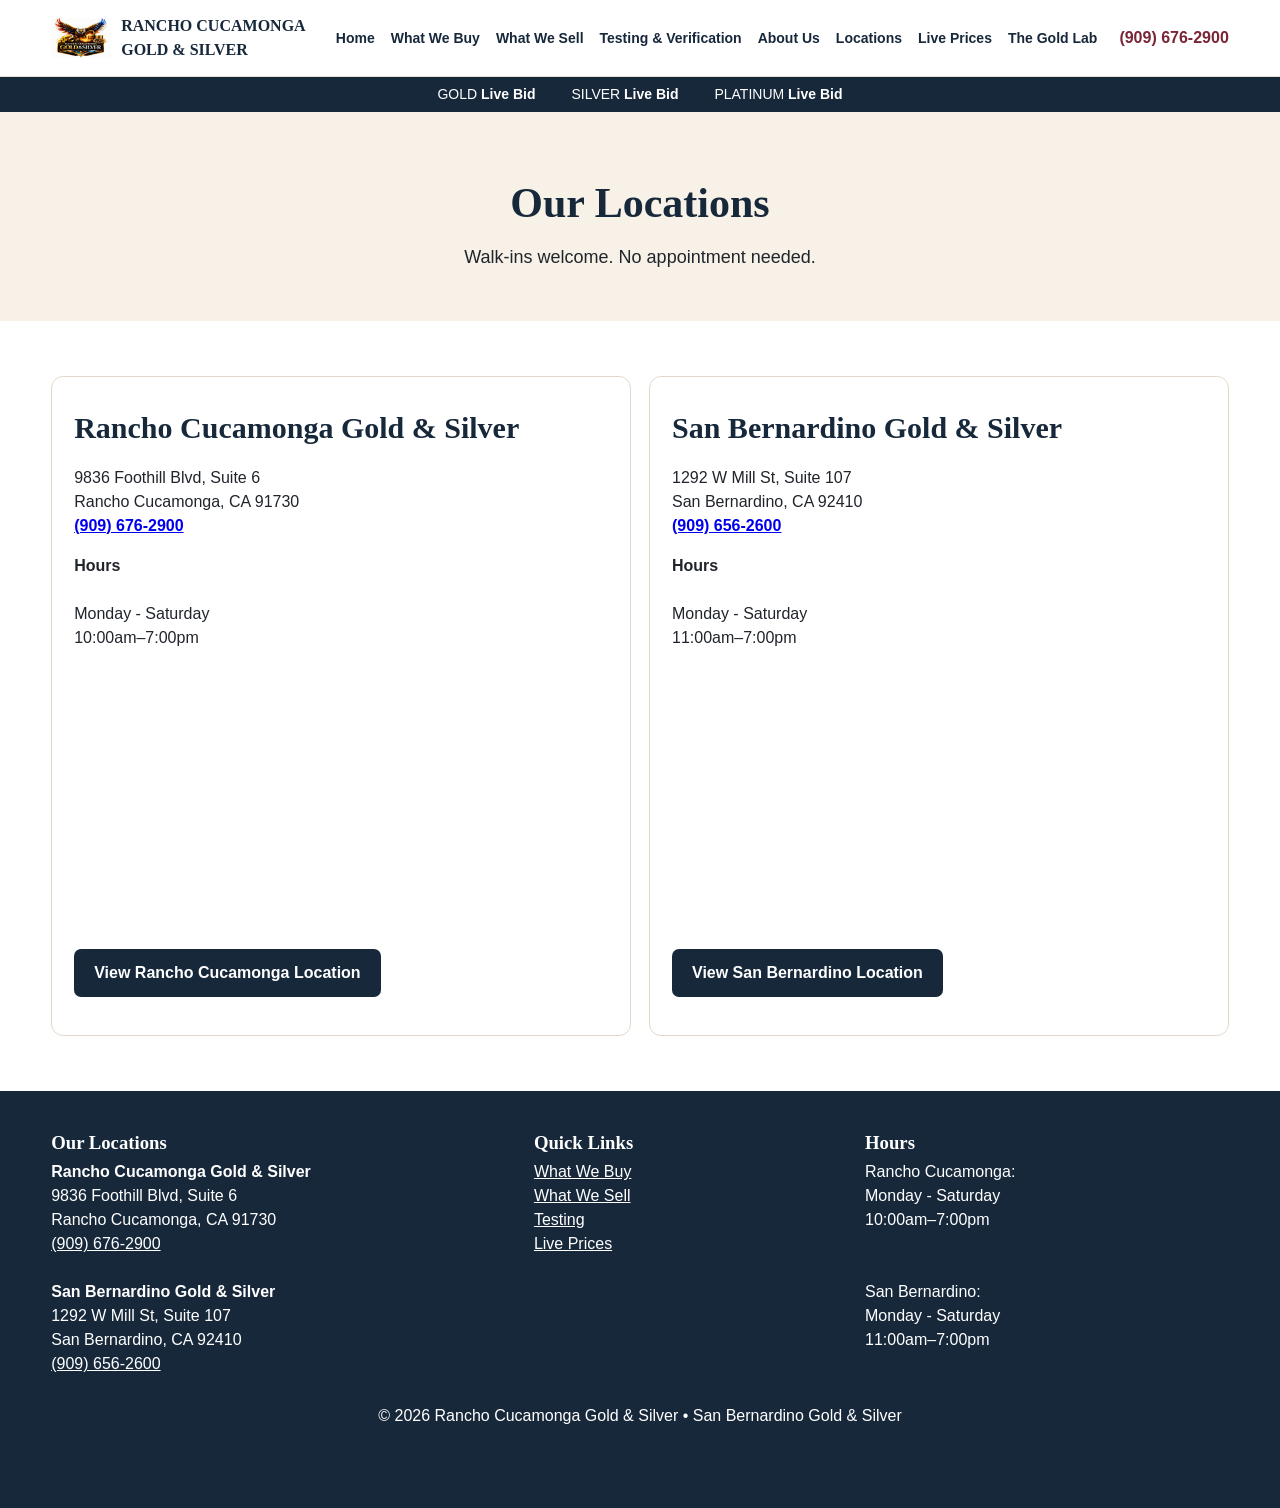
<file: locations.html>
<!doctype html>
<html lang="en">

<head>
<meta charset="utf-8">
<meta name="viewport" content="width=device-width,initial-scale=1">

<title>Locations | Rancho Cucamonga & San Bernardino Gold & Silver</title>

<meta
  name="description"
  content="Gold & Silver Buyer & Seller in Rancho Cucamonga and San Bernardino, California."
>

<link rel="stylesheet" href="styles.css">
  <link rel="icon" href="/assets/favicon.ico" sizes="any">
<link rel="icon" type="image/png" sizes="48x48" href="/assets/favicon-48.png">
</head>

<body>


<!-- HEADER -->

<header class="header">

<div class="wrap head">

<a class="brand" href="index.html">

<img
  id="header-logo"
  src="/assets/uploads/rancho_cucamonga_gold_silver_logo_hd-1-.jpg"
  alt="Rancho Cucamonga Gold & Silver"
>

<span>
RANCHO CUCAMONGA<br>
GOLD & SILVER
</span>

</a>

<button class="menuBtn btn" aria-label="Menu">
☰
</button>

<nav class="nav">

<a href="index.html">Home</a>
<a href="buy.html">What We Buy</a>
<a href="sell.html">What We Sell</a>
<a href="testing.html">Testing & Verification</a>
<a href="about.html">About Us</a>
<a href="locations.html">Locations</a>
<a href="prices.html">Live Prices</a>

</nav>

<span class="phone">
(909) 676-2900
</span>

</div>

</header>



<!-- LIVE PRICES -->

<a
  href="prices.html"
  class="ticker"
  style="display:block;text-decoration:none"
>

<span>
GOLD <b>Live Bid</b>
</span>

<span>
SILVER <b>Live Bid</b>
</span>

<span>
PLATINUM <b>Live Bid</b>
</span>

</a>



<!-- PAGE HEADER -->

<section class="pagehero">

<div class="wrap">

<h1 id="locations-heading">
Our Locations
</h1>

<p
  class="lead"
  id="locations-intro"
>
Walk-ins welcome. No appointment needed.
</p>

</div>

</section>



<!-- LOCATIONS -->

<section class="section">

<div class="wrap grid2">


<!-- RANCHO -->

<div class="location">

<h2 id="rancho-location-name">
Rancho Cucamonga Gold & Silver
</h2>


<p>

<span id="rancho-location-address">
9836 Foothill Blvd, Suite 6<br>
Rancho Cucamonga, CA 91730
</span>

<br>

<a
  id="rancho-location-phone-link"
  href="tel:19096762900"
>

<b id="rancho-location-phone">
(909) 676-2900
</b>

</a>

</p>


<p>

<strong>Hours</strong>

<br>

<span id="rancho-hours-mon-thu">
Mon–Thu 10–7
</span>

<br>

<span id="rancho-hours-fri">
Fri 10–1, 2–7
</span>

<br>

<span id="rancho-hours-sat">
Sat 10–7
</span>

<br>

<span id="rancho-hours-sun">
Sun Closed
</span>

</p>


<iframe
  id="rancho-map"
  class="map"
  loading="lazy"
  src="https://www.google.com/maps?q=9836+Foothill+Blvd+Suite+6+Rancho+Cucamonga+CA+91730&output=embed"
></iframe>


<p>

<a
  id="rancho-location-button"
  class="btn"
  href="rancho-cucamonga.html"
>
View Location
</a>

</p>

</div>



<!-- SAN BERNARDINO -->

<div class="location">

<h2 id="sb-location-name">
San Bernardino Gold & Silver
</h2>


<p>

<span id="sb-location-address">
1292 W Mill St, Suite 107<br>
San Bernardino, CA 92410
</span>

<br>

<a
  id="sb-location-phone-link"
  href="tel:19096562600"
>

<b id="sb-location-phone">
(909) 656-2600
</b>

</a>

</p>


<p>

<strong>Hours</strong>

<br>

<span id="sb-hours-mon-thu">
Mon–Thu 11–7
</span>

<br>

<span id="sb-hours-fri">
Fri 11–1, 3–7
</span>

<br>

<span id="sb-hours-sat">
Sat 11–7
</span>

<br>

<span id="sb-hours-sun">
Sun Closed
</span>

</p>


<iframe
  id="sb-map"
  class="map"
  loading="lazy"
  src="https://www.google.com/maps?q=1292+W+Mill+St+Suite+107+San+Bernardino+CA+92410&output=embed"
></iframe>


<p>

<a
  id="sb-location-button"
  class="btn"
  href="san-bernardino.html"
>
View Location
</a>

</p>

</div>


</div>

</section>



<!-- FOOTER -->

<footer class="footer">

<div class="wrap footgrid">


<div>

<h3>
Our Locations
</h3>

<b id="footer-rancho-name">
Rancho Cucamonga Gold & Silver
</b>

<br>

<span id="footer-rancho-address">
9836 Foothill Blvd, Suite 6<br>
Rancho Cucamonga, CA 91730
</span>

<br>

<a
  id="footer-rancho-phone"
  href="tel:19096762900"
>
(909) 676-2900
</a>


<br><br>


<b id="footer-sb-name">
San Bernardino Gold & Silver
</b>

<br>

<span id="footer-sb-address">
1292 W Mill St, Suite 107<br>
San Bernardino, CA 92410
</span>

<br>

<a
  id="footer-sb-phone"
  href="tel:19096562600"
>
(909) 656-2600
</a>

</div>



<div>

<h3>
Quick Links
</h3>

<a href="buy.html">
What We Buy
</a>

<br>

<a href="sell.html">
What We Sell
</a>

<br>

<a href="testing.html">
Testing
</a>

<br>

<a href="prices.html">
Live Prices
</a>

</div>



<div>

<h3>
Hours
</h3>

<span id="footer-rancho-hours-mon-thu">
Rancho: Mon–Thu 10–7
</span>

<br>

<span id="footer-rancho-hours-fri">
Fri 10–1, 2–7
</span>

<br>

<span id="footer-rancho-hours-sat">
Sat 10–7
</span>

<br>

<span id="footer-rancho-hours-sun">
Sun Closed
</span>


<br><br>


<span id="footer-sb-hours-mon-thu">
San Bernardino: Mon–Thu 11–7
</span>

<br>

<span id="footer-sb-hours-fri">
Fri 11–1, 3–7
</span>

<br>

<span id="footer-sb-hours-sat">
Sat 11–7
</span>

<br>

<span id="footer-sb-hours-sun">
Sun Closed
</span>

</div>


</div>


<div
  class="wrap center"
  style="margin-top:28px"
>

© 2026 Rancho Cucamonga Gold & Silver
•
San Bernardino Gold & Silver

</div>

</footer>



<script src="site.js"></script>


<script>

(async()=>{

try{

const response =
  await fetch(
    "content/settings/general.json",
    {
      cache:"no-store"
    }
  );

if(!response.ok)return;

const g =
  await response.json();



function setText(id,value){

  if(!value)return;

  const element =
    document.getElementById(id);

  if(element){
    element.textContent=value;
  }

}



function cleanPhone(phone){

  return String(phone || "")
    .replace(/\D/g,"");

}



function showAddress(element,address){

  if(!element || !address)return;

  const parts =
    String(address)
      .split(",")
      .map(part=>part.trim());

  if(parts.length>=3){

    element.innerHTML =
      parts.slice(0,-2).join(", ")
      +
      "<br>"
      +
      parts.slice(-2).join(", ");

  }else{

    element.textContent=address;

  }

}



/* HEADER LOGO */

if(g.header_logo){

  const logo =
    document.getElementById(
      "header-logo"
    );

  if(logo){
    logo.src=g.header_logo;
  }

}



/* PAGE */

setText(
  "locations-heading",
  g.locations_heading
);

setText(
  "locations-intro",
  g.locations_intro
);



/* RANCHO NAME */

setText(
  "rancho-location-name",
  g.rancho_location_name
);

setText(
  "footer-rancho-name",
  g.rancho_location_name
);



/* RANCHO ADDRESS */

if(g.rancho_address){

  showAddress(
    document.getElementById(
      "rancho-location-address"
    ),
    g.rancho_address
  );

  showAddress(
    document.getElementById(
      "footer-rancho-address"
    ),
    g.rancho_address
  );


  const map =
    document.getElementById(
      "rancho-map"
    );

  if(map){

    map.src =
      "https://www.google.com/maps?q="
      +
      encodeURIComponent(
        g.rancho_address
      )
      +
      "&output=embed";

  }

}



/* RANCHO PHONE */

if(g.rancho_phone){

  const phone =
    document.getElementById(
      "rancho-location-phone"
    );

  const link =
    document.getElementById(
      "rancho-location-phone-link"
    );

  const footer =
    document.getElementById(
      "footer-rancho-phone"
    );


  if(phone){
    phone.textContent=g.rancho_phone;
  }

  if(link){

    link.href =
      "tel:"
      +
      cleanPhone(g.rancho_phone);

  }

  if(footer){

    footer.textContent =
      g.rancho_phone;

    footer.href =
      "tel:"
      +
      cleanPhone(g.rancho_phone);

  }

}



/* RANCHO HOURS */

setText(
  "rancho-hours-mon-thu",
  g.rancho_hours_mon_thu
);

setText(
  "rancho-hours-fri",
  g.rancho_hours_fri
);

setText(
  "rancho-hours-sat",
  g.rancho_hours_sat
);

setText(
  "rancho-hours-sun",
  g.rancho_hours_sun
);



/* RANCHO BUTTON */

setText(
  "rancho-location-button",
  g.rancho_location_button
);



/* SAN BERNARDINO NAME */

setText(
  "sb-location-name",
  g.sb_location_name
);

setText(
  "footer-sb-name",
  g.sb_location_name
);



/* SAN BERNARDINO ADDRESS */

if(g.sb_address){

  showAddress(
    document.getElementById(
      "sb-location-address"
    ),
    g.sb_address
  );

  showAddress(
    document.getElementById(
      "footer-sb-address"
    ),
    g.sb_address
  );


  const map =
    document.getElementById(
      "sb-map"
    );

  if(map){

    map.src =
      "https://www.google.com/maps?q="
      +
      encodeURIComponent(
        g.sb_address
      )
      +
      "&output=embed";

  }

}



/* SAN BERNARDINO PHONE */

if(g.sb_phone){

  const phone =
    document.getElementById(
      "sb-location-phone"
    );

  const link =
    document.getElementById(
      "sb-location-phone-link"
    );

  const footer =
    document.getElementById(
      "footer-sb-phone"
    );


  if(phone){
    phone.textContent=g.sb_phone;
  }

  if(link){

    link.href =
      "tel:"
      +
      cleanPhone(g.sb_phone);

  }

  if(footer){

    footer.textContent =
      g.sb_phone;

    footer.href =
      "tel:"
      +
      cleanPhone(g.sb_phone);

  }

}



/* SAN BERNARDINO HOURS */

setText(
  "sb-hours-mon-thu",
  g.sb_hours_mon_thu
);

setText(
  "sb-hours-fri",
  g.sb_hours_fri
);

setText(
  "sb-hours-sat",
  g.sb_hours_sat
);

setText(
  "sb-hours-sun",
  g.sb_hours_sun
);



/* SAN BERNARDINO BUTTON */

setText(
  "sb-location-button",
  g.sb_location_button
);


}catch(e){}

})();

</script>


</body>
</html>
</file>
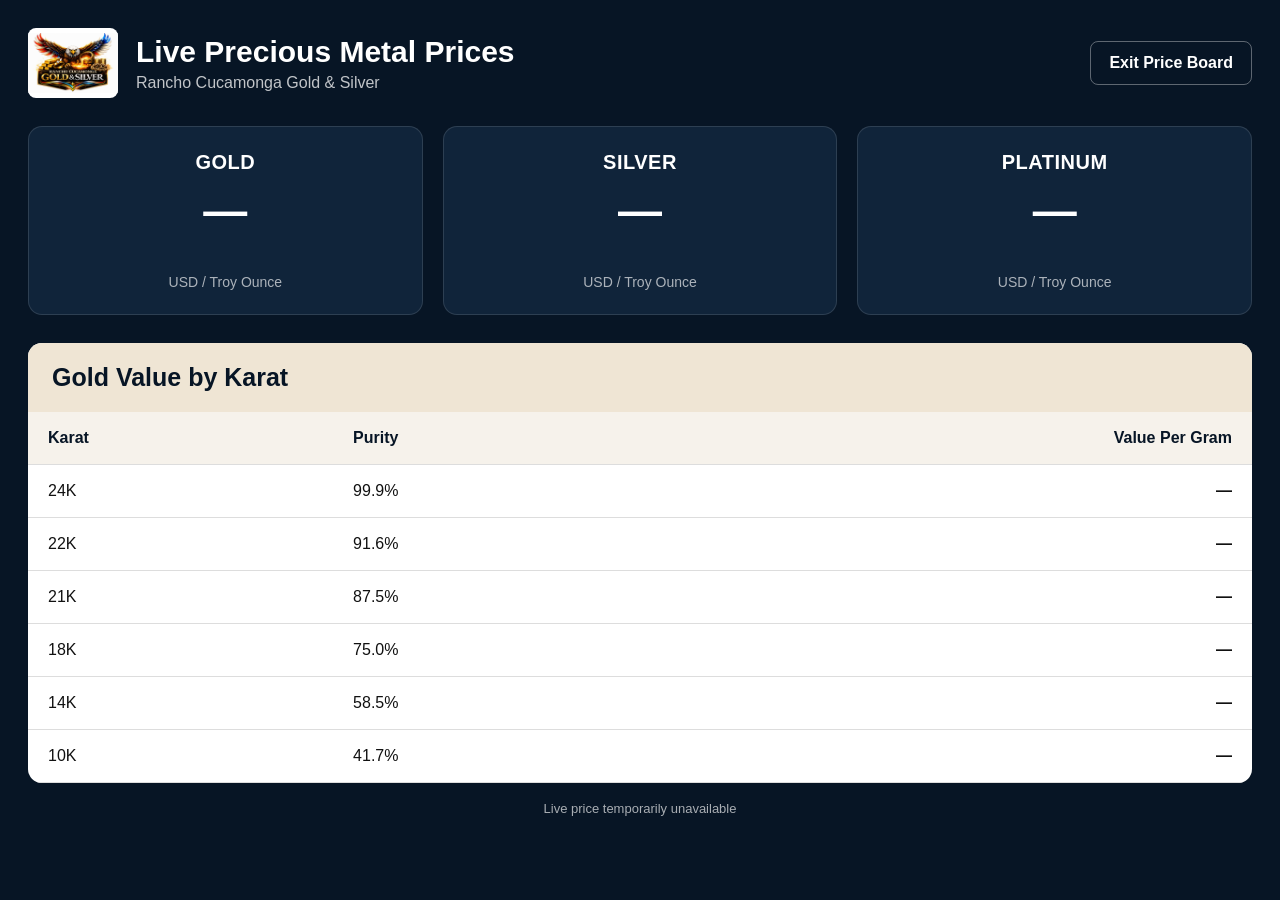
<file: price-board.html>
<!doctype html>
<html lang="en">

<head>

<meta charset="utf-8">
<meta name="viewport" content="width=device-width,initial-scale=1">

<title>Live Precious Metal Price Board</title>

<link rel="icon" href="/assets/favicon.ico" sizes="any">
<link rel="icon" type="image/png" sizes="48x48" href="/assets/favicon-48.png">

<style>

*{
  box-sizing:border-box;
}

body{
  margin:0;
  font-family:Arial,Helvetica,sans-serif;
  background:#071525;
  color:#fff;
}

.board{
  min-height:100vh;
  padding:28px;
}

.top{
  display:flex;
  justify-content:space-between;
  align-items:center;
  gap:20px;
  margin-bottom:28px;
}

.brand{
  display:flex;
  align-items:center;
  gap:18px;
}

.brand img{
  width:90px;
  height:70px;
  object-fit:contain;
  background:#fff;
  border-radius:8px;
}

.brand h1{
  margin:0;
  font-size:30px;
}

.brand p{
  margin:5px 0 0;
  opacity:.75;
}

.exit{
  display:inline-block;
  padding:12px 18px;
  border:1px solid rgba(255,255,255,.35);
  border-radius:8px;
  color:#fff;
  text-decoration:none;
  font-weight:700;
}

.metals{
  display:grid;
  grid-template-columns:repeat(3,1fr);
  gap:20px;
  margin-bottom:28px;
}

.metal{
  background:#10243a;
  border:1px solid rgba(255,255,255,.12);
  border-radius:14px;
  padding:24px;
  text-align:center;
}

.metal-name{
  font-size:20px;
  font-weight:700;
  letter-spacing:.5px;
}

.price{
  font-size:44px;
  font-weight:800;
  margin:12px 0 6px;
}

.direction{
  min-height:24px;
  font-size:18px;
  font-weight:700;
}

.note{
  opacity:.65;
  margin-top:8px;
  font-size:14px;
}

.karat{
  background:#fff;
  color:#111;
  border-radius:14px;
  overflow:hidden;
}

.karat h2{
  margin:0;
  padding:20px 24px;
  background:#efe5d4;
  color:#071525;
  font-size:25px;
}

table{
  width:100%;
  border-collapse:collapse;
}

th,
td{
  padding:17px 20px;
  text-align:left;
  border-bottom:1px solid #ddd;
}

th{
  background:#f6f2eb;
  color:#071525;
}

td:last-child,
th:last-child{
  text-align:right;
  font-weight:700;
}

.status{
  text-align:center;
  margin-top:18px;
  opacity:.65;
  font-size:13px;
}

@media(max-width:800px){

  .board{
    padding:16px;
  }

  .top{
    display:block;
  }

  .exit{
    margin-top:18px;
  }

  .metals{
    grid-template-columns:1fr;
  }

  .price{
    font-size:36px;
  }

  .brand h1{
    font-size:22px;
  }

}

</style>

</head>


<body>

<div class="board">


<!-- TOP -->

<div class="top">

<div class="brand">

<img
  id="header-logo"
  src="/assets/uploads/rancho_cucamonga_gold_silver_logo_hd-1-.jpg"
  alt="Rancho Cucamonga Gold & Silver"
>

<div>

<h1>
Live Precious Metal Prices
</h1>

<p>
Rancho Cucamonga Gold & Silver
</p>

</div>

</div>


<a
  id="price-board-exit-button"
  class="exit"
  href="prices.html"
>
Exit Price Board
</a>

</div>



<!-- METALS -->

<div class="metals">


<div class="metal">

<div class="metal-name">
GOLD
</div>

<div
  id="gold-price"
  class="price"
>
—
</div>

<div
  id="gold-direction"
  class="direction"
>
</div>

<div class="note">
USD / Troy Ounce
</div>

</div>



<div class="metal">

<div class="metal-name">
SILVER
</div>

<div
  id="silver-price"
  class="price"
>
—
</div>

<div
  id="silver-direction"
  class="direction"
>
</div>

<div class="note">
USD / Troy Ounce
</div>

</div>



<div class="metal">

<div class="metal-name">
PLATINUM
</div>

<div
  id="platinum-price"
  class="price"
>
—
</div>

<div
  id="platinum-direction"
  class="direction"
>
</div>

<div class="note">
USD / Troy Ounce
</div>

</div>


</div>



<!-- KARAT TABLE -->

<div class="karat">

<h2 id="price-board-karat-heading">
Gold Value by Karat
</h2>


<table>

<thead>

<tr>

<th>
Karat
</th>

<th>
Purity
</th>

<th>
Value Per Gram
</th>

</tr>

</thead>


<tbody>

<tr>
<td>24K</td>
<td>99.9%</td>
<td id="gold-24k">—</td>
</tr>

<tr>
<td>22K</td>
<td>91.6%</td>
<td id="gold-22k">—</td>
</tr>

<tr>
<td>21K</td>
<td>87.5%</td>
<td id="gold-21k">—</td>
</tr>

<tr>
<td>18K</td>
<td>75.0%</td>
<td id="gold-18k">—</td>
</tr>

<tr>
<td>14K</td>
<td>58.5%</td>
<td id="gold-14k">—</td>
</tr>

<tr>
<td>10K</td>
<td>41.7%</td>
<td id="gold-10k">—</td>
</tr>

</tbody>

</table>

</div>


<div
  id="status"
  class="status"
>
Live market reference • Updating automatically
</div>


</div>



<script>

const METAL_API =
  "https://api.gold-api.com/price/";

const DIRECTION_API =
  "https://rancho-gold-admin-auth.rcgoldandsilverllc.workers.dev/metal-direction";



/* =========================================
   HELPERS
   ========================================= */

function money(value){

  return new Intl.NumberFormat(
    "en-US",
    {
      style:"currency",
      currency:"USD",
      minimumFractionDigits:2,
      maximumFractionDigits:2
    }
  ).format(value);

}



async function getMetalPrice(symbol){

  const response =
    await fetch(
      METAL_API + symbol,
      {
        cache:"no-store"
      }
    );

  if(!response.ok){
    throw new Error("Price request failed");
  }

  const data =
    await response.json();


  const price =
    Number(
      data.price ??
      data.ask ??
      data.bid
    );


  if(!Number.isFinite(price)){
    throw new Error("Invalid price");
  }


  return price;

}



async function getMetalDirections(){

  try{

    const response =
      await fetch(
        DIRECTION_API,
        {
          cache:"no-store"
        }
      );


    if(!response.ok){
      return {};
    }


    return await response.json();

  }catch(e){

    return {};

  }

}



function getDirectionValue(
  directions,
  symbol
){

  if(!directions){
    return null;
  }


  const direct =
    directions[symbol];


  if(
    direct !== undefined &&
    direct !== null
  ){
    return direct;
  }


  const lowercase =
    directions[
      symbol.toLowerCase()
    ];


  if(
    lowercase !== undefined &&
    lowercase !== null
  ){
    return lowercase;
  }


  const names = {
    XAU:"gold",
    XAG:"silver",
    XPT:"platinum"
  };


  return directions[
    names[symbol]
  ];

}



function showDirection(
  id,
  value
){

  const element =
    document.getElementById(id);

  if(!element)return;


  if(
    value === undefined ||
    value === null ||
    value === ""
  ){

    element.textContent="";
    return;

  }


  const text =
    String(value).toLowerCase();


  if(
    text.includes("up") ||
    text.includes("higher") ||
    text === "1" ||
    text === "+"
  ){

    element.textContent="▲";

  }

  else if(
    text.includes("down") ||
    text.includes("lower") ||
    text === "-1" ||
    text === "-"
  ){

    element.textContent="▼";

  }

  else{

    element.textContent="";

  }

}



/* =========================================
   UPDATE LIVE BOARD
   ========================================= */

async function updateBoard(){

const status =
  document.getElementById(
    "status"
  );


try{

const [
  gold,
  silver,
  platinum,
  directions
] =
  await Promise.all([

    getMetalPrice("XAU"),

    getMetalPrice("XAG"),

    getMetalPrice("XPT"),

    getMetalDirections()

  ]);



document.getElementById(
  "gold-price"
).textContent =
  money(gold);


document.getElementById(
  "silver-price"
).textContent =
  money(silver);


document.getElementById(
  "platinum-price"
).textContent =
  money(platinum);



showDirection(
  "gold-direction",
  getDirectionValue(
    directions,
    "XAU"
  )
);


showDirection(
  "silver-direction",
  getDirectionValue(
    directions,
    "XAG"
  )
);


showDirection(
  "platinum-direction",
  getDirectionValue(
    directions,
    "XPT"
  )
);



/* GOLD VALUE PER GRAM */

const gramsPerTroyOunce =
  31.1034768;


const pureGoldPerGram =
  gold /
  gramsPerTroyOunce;


const karats = {

  "gold-24k":0.999,
  "gold-22k":0.916,
  "gold-21k":0.875,
  "gold-18k":0.750,
  "gold-14k":0.585,
  "gold-10k":0.417

};



Object.entries(
  karats
).forEach(
  ([id,purity])=>{

    const element =
      document.getElementById(id);

    if(element){

      element.textContent =
        money(
          pureGoldPerGram *
          purity
        );

    }

  }
);



const now =
  new Date();


status.textContent =
  "Live market reference • Updated "
  +
  now.toLocaleTimeString(
    [],
    {
      hour:"numeric",
      minute:"2-digit"
    }
  );


}catch(e){

status.textContent =
  "Live price temporarily unavailable";

}

}



updateBoard();


setInterval(
  updateBoard,
  300000
);



/* =========================================
   ADMIN SETTINGS
   ========================================= */

(async()=>{

try{

const response =
  await fetch(
    "content/settings/general.json",
    {
      cache:"no-store"
    }
  );


if(!response.ok)return;


const g =
  await response.json();



if(g.header_logo){

  const logo =
    document.getElementById(
      "header-logo"
    );

  if(logo){
    logo.src=g.header_logo;
  }

}



if(g.price_board_karat_heading){

  document.getElementById(
    "price-board-karat-heading"
  ).textContent =
    g.price_board_karat_heading;

}



if(g.price_board_exit_button){

  document.getElementById(
    "price-board-exit-button"
  ).textContent =
    g.price_board_exit_button;

}


}catch(e){}

})();

</script>


</body>
</html>
</file>
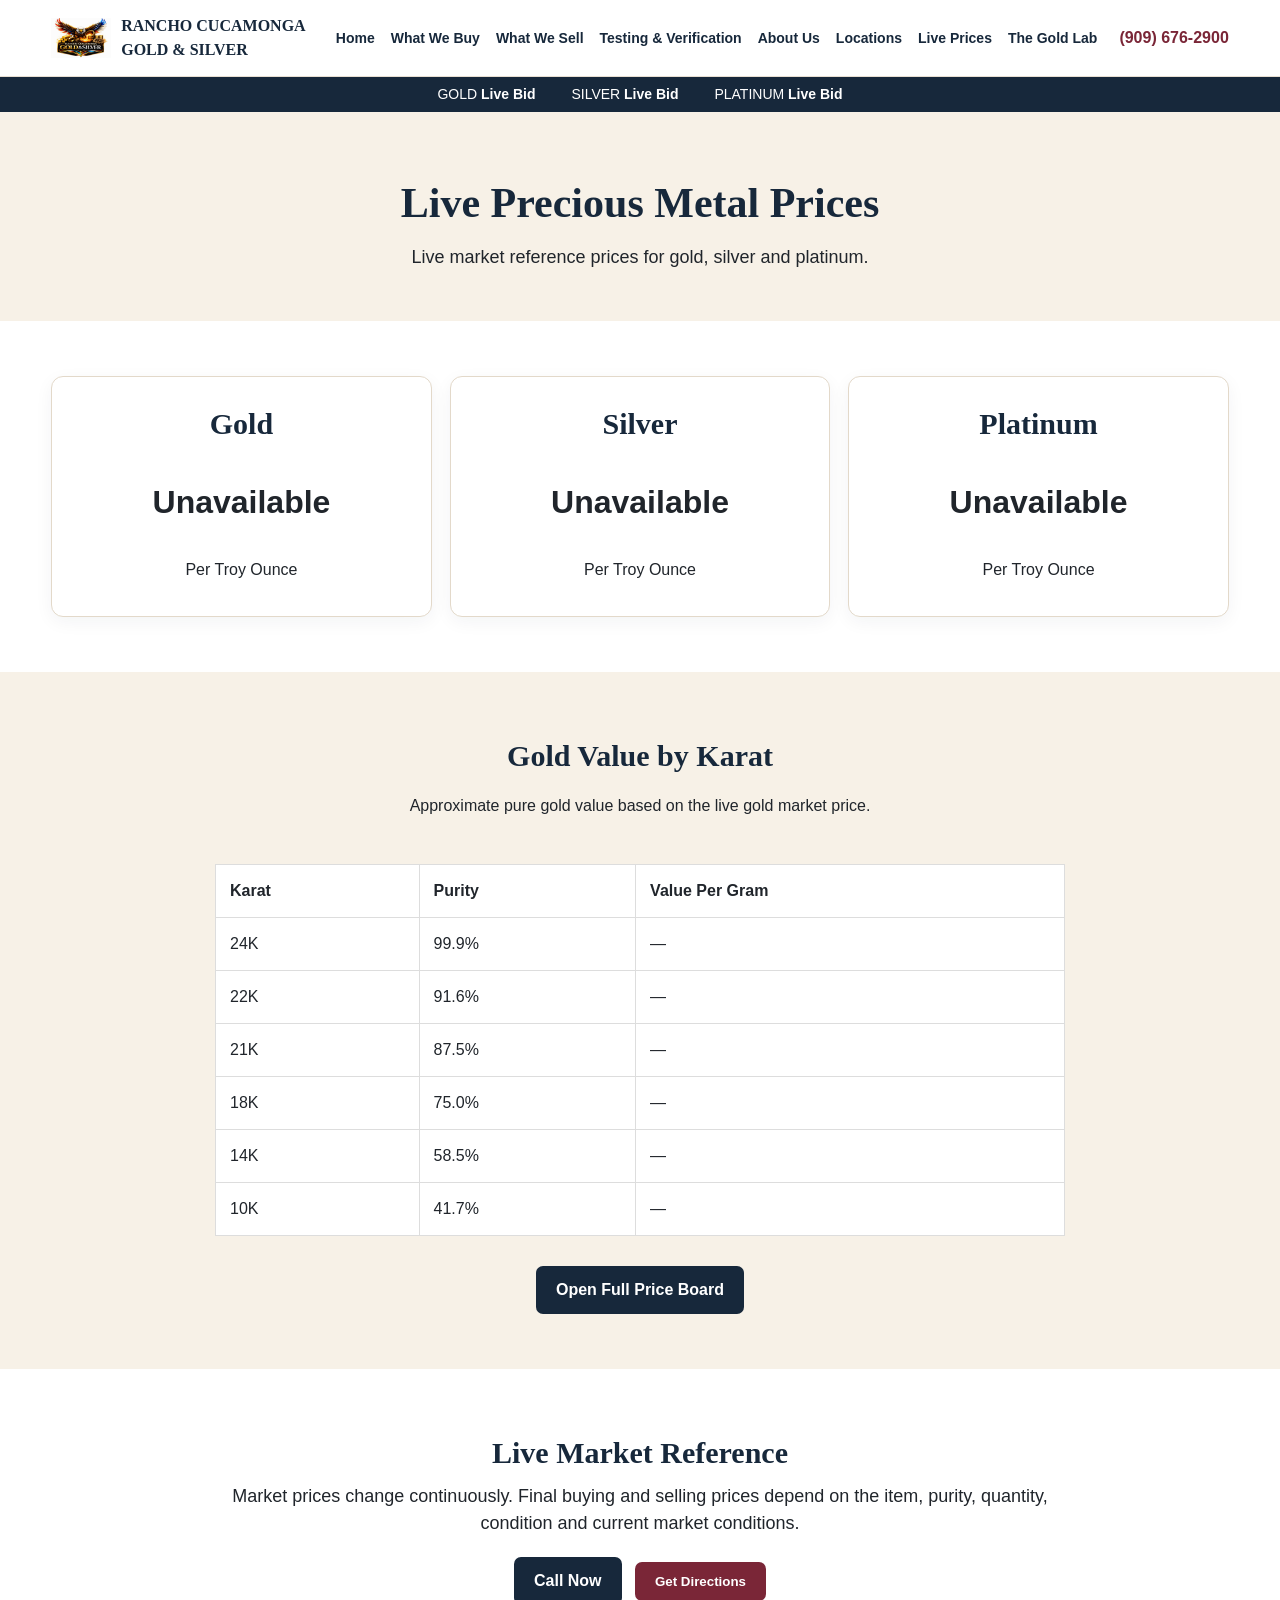
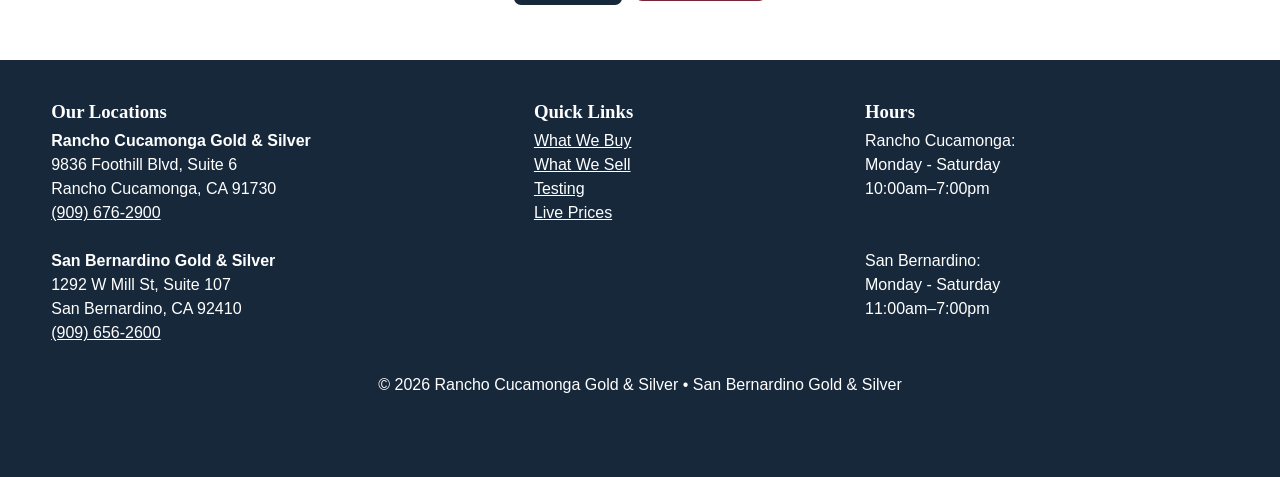
<file: prices.html>
<!doctype html>
<html lang="en">

<head>
<meta charset="utf-8">
<meta name="viewport" content="width=device-width,initial-scale=1">

<title>Live Gold & Silver Prices | Rancho Cucamonga Gold & Silver</title>

<meta
  name="description"
  content="View live gold, silver and platinum prices from Rancho Cucamonga Gold & Silver."
>

<link rel="stylesheet" href="styles.css">
  <link rel="icon" href="/assets/favicon.ico" sizes="any">
<link rel="icon" type="image/png" sizes="48x48" href="/assets/favicon-48.png">
</head>

<body>


<!-- HEADER -->

<header class="header">

<div class="wrap head">

<a class="brand" href="index.html">

<img
  id="header-logo"
  src="/assets/uploads/rancho_cucamonga_gold_silver_logo_hd-1-.jpg"
  alt="Rancho Cucamonga Gold & Silver"
>

<span>
RANCHO CUCAMONGA<br>
GOLD & SILVER
</span>

</a>

<button class="menuBtn btn" aria-label="Menu">
☰
</button>

<nav class="nav">

<a href="index.html">Home</a>
<a href="buy.html">What We Buy</a>
<a href="sell.html">What We Sell</a>
<a href="testing.html">Testing & Verification</a>
<a href="about.html">About Us</a>
<a href="locations.html">Locations</a>
<a href="prices.html">Live Prices</a>

</nav>

<span class="phone">
(909) 676-2900
</span>

</div>

</header>



<!-- LIVE TICKER -->

<a
  href="prices.html"
  class="ticker"
  style="display:block;text-decoration:none"
>

<span>
GOLD <b>Live Bid</b>
</span>

<span>
SILVER <b>Live Bid</b>
</span>

<span>
PLATINUM <b>Live Bid</b>
</span>

</a>



<!-- PAGE HEADER -->

<section class="pagehero">

<div class="wrap">

<h1 id="prices-page-heading">
Live Precious Metal Prices
</h1>

<p
  class="lead"
  id="prices-page-intro"
>
Live market reference prices for gold, silver and platinum.
</p>

</div>

</section>



<!-- LIVE METAL PRICES -->

<section class="section">

<div class="wrap">

<div class="grid3">


<div class="card center">

<div class="pad">

<h2>
Gold
</h2>

<p
  id="gold-price"
  style="font-size:32px;font-weight:800"
>
Loading...
</p>

<p>
Per Troy Ounce
</p>

</div>

</div>



<div class="card center">

<div class="pad">

<h2>
Silver
</h2>

<p
  id="silver-price"
  style="font-size:32px;font-weight:800"
>
Loading...
</p>

<p>
Per Troy Ounce
</p>

</div>

</div>



<div class="card center">

<div class="pad">

<h2>
Platinum
</h2>

<p
  id="platinum-price"
  style="font-size:32px;font-weight:800"
>
Loading...
</p>

<p>
Per Troy Ounce
</p>

</div>

</div>


</div>

</div>

</section>



<!-- GOLD KARAT VALUES -->

<section class="section tinted">

<div class="wrap">

<div class="center">

<h2 id="prices-karat-heading">
Gold Value by Karat
</h2>

<p>
Approximate pure gold value based on the live gold market price.
</p>

</div>



<div style="overflow-x:auto">

<table
  style="
    width:100%;
    max-width:850px;
    margin:30px auto 0;
    border-collapse:collapse;
    background:#fff;
  "
>

<thead>

<tr>

<th style="padding:14px;border:1px solid #ddd">
Karat
</th>

<th style="padding:14px;border:1px solid #ddd">
Purity
</th>

<th style="padding:14px;border:1px solid #ddd">
Value Per Gram
</th>

</tr>

</thead>


<tbody>

<tr>
<td style="padding:14px;border:1px solid #ddd">24K</td>
<td style="padding:14px;border:1px solid #ddd">99.9%</td>
<td id="gold-24k" style="padding:14px;border:1px solid #ddd">—</td>
</tr>

<tr>
<td style="padding:14px;border:1px solid #ddd">22K</td>
<td style="padding:14px;border:1px solid #ddd">91.6%</td>
<td id="gold-22k" style="padding:14px;border:1px solid #ddd">—</td>
</tr>

<tr>
<td style="padding:14px;border:1px solid #ddd">21K</td>
<td style="padding:14px;border:1px solid #ddd">87.5%</td>
<td id="gold-21k" style="padding:14px;border:1px solid #ddd">—</td>
</tr>

<tr>
<td style="padding:14px;border:1px solid #ddd">18K</td>
<td style="padding:14px;border:1px solid #ddd">75.0%</td>
<td id="gold-18k" style="padding:14px;border:1px solid #ddd">—</td>
</tr>

<tr>
<td style="padding:14px;border:1px solid #ddd">14K</td>
<td style="padding:14px;border:1px solid #ddd">58.5%</td>
<td id="gold-14k" style="padding:14px;border:1px solid #ddd">—</td>
</tr>

<tr>
<td style="padding:14px;border:1px solid #ddd">10K</td>
<td style="padding:14px;border:1px solid #ddd">41.7%</td>
<td id="gold-10k" style="padding:14px;border:1px solid #ddd">—</td>
</tr>

</tbody>

</table>

</div>



<div
  class="center"
  style="margin-top:30px"
>

<a
  id="prices-board-button"
  class="btn"
  href="price-board.html"
>
Open Full Price Board
</a>

</div>


</div>

</section>



<!-- DISCLAIMER -->

<section class="section">

<div class="wrap center">

<h2>
Live Market Reference
</h2>

<p class="lead">
Market prices change continuously. Final buying and selling prices depend on the item, purity, quantity, condition and current market conditions.
</p>


<a
  class="btn"
  href="tel:+19096762900"
>
Call Now
</a>

&nbsp;

<button
  class="btn alt"
  onclick="pickDir()"
>
Get Directions
</button>

</div>

</section>



<!-- FOOTER -->

<footer class="footer">

<div class="wrap footgrid">


<div>

<h3>
Our Locations
</h3>

<b id="footer-rancho-name">
Rancho Cucamonga Gold & Silver
</b>

<br>

<span id="footer-rancho-address">
9836 Foothill Blvd, Suite 6<br>
Rancho Cucamonga, CA 91730
</span>

<br>

<a
  id="footer-rancho-phone"
  href="tel:+19096762900"
>
(909) 676-2900
</a>


<br><br>


<b id="footer-sb-name">
San Bernardino Gold & Silver
</b>

<br>

<span id="footer-sb-address">
1292 W Mill St, Suite 107<br>
San Bernardino, CA 92410
</span>

<br>

<a
  id="footer-sb-phone"
  href="tel:+19096562600"
>
(909) 656-2600
</a>

</div>



<div>

<h3>
Quick Links
</h3>

<a href="buy.html">
What We Buy
</a>

<br>

<a href="sell.html">
What We Sell
</a>

<br>

<a href="testing.html">
Testing
</a>

<br>

<a href="prices.html">
Live Prices
</a>

</div>



<div>

<h3>
Hours
</h3>

<span id="footer-rancho-hours-mon-thu">
Rancho Cucamonga: Mon–Thu 10–7
</span>

<br>

<span id="footer-rancho-hours-fri">
Fri 10–1, 2–7
</span>

<br>

<span id="footer-rancho-hours-sat">
Sat 10–7
</span>

<br>

<span id="footer-rancho-hours-sun">
Sun Closed
</span>


<br><br>


<span id="footer-sb-hours-mon-thu">
San Bernardino: Mon–Thu 11–7
</span>

<br>

<span id="footer-sb-hours-fri">
Fri 11–1, 3–7
</span>

<br>

<span id="footer-sb-hours-sat">
Sat 11–7
</span>

<br>

<span id="footer-sb-hours-sun">
Sun Closed
</span>

</div>


</div>


<div
  class="wrap center"
  style="margin-top:28px"
>

© 2026 Rancho Cucamonga Gold & Silver
•
San Bernardino Gold & Silver

</div>

</footer>



<!-- SHARED WEBSITE JAVASCRIPT -->

<script src="site.js"></script>



<!-- LIVE PRICE PAGE JAVASCRIPT -->

<script>

(() => {


/*
   IMPORTANT:
   Different name from METAL_API in site.js.
   This prevents the duplicate const error.
*/

const PRICE_PAGE_API =
  "https://api.gold-api.com/price/";



function pricePageMoney(value){

  return new Intl.NumberFormat(
    "en-US",
    {
      style:"currency",
      currency:"USD",
      minimumFractionDigits:2,
      maximumFractionDigits:2
    }
  ).format(value);

}



async function getPricePageMetal(symbol){

  const response =
    await fetch(
      PRICE_PAGE_API + symbol,
      {
        cache:"no-store"
      }
    );


  if(!response.ok){

    throw new Error(
      "Price request failed"
    );

  }


  const data =
    await response.json();


  const value =
    Number(
      data.price ??
      data.ask ??
      data.bid
    );


  if(!Number.isFinite(value)){

    throw new Error(
      "Invalid price"
    );

  }


  return value;

}



/* =========================================
   LIVE PRICE PAGE
   ========================================= */

async function updatePricePage(){

try{


const [
  gold,
  silver,
  platinum
] =
  await Promise.all([

    getPricePageMetal("XAU"),

    getPricePageMetal("XAG"),

    getPricePageMetal("XPT")

  ]);



/* GOLD */

const goldElement =
  document.getElementById(
    "gold-price"
  );

if(goldElement){

  goldElement.textContent =
    pricePageMoney(gold);

}



/* SILVER */

const silverElement =
  document.getElementById(
    "silver-price"
  );

if(silverElement){

  silverElement.textContent =
    pricePageMoney(silver);

}



/* PLATINUM */

const platinumElement =
  document.getElementById(
    "platinum-price"
  );

if(platinumElement){

  platinumElement.textContent =
    pricePageMoney(platinum);

}



/* =========================================
   GOLD VALUE PER GRAM
   ========================================= */

const gramsPerTroyOunce =
  31.1034768;


const pureGoldPerGram =
  gold /
  gramsPerTroyOunce;



const karats = {

  "gold-24k":0.999,

  "gold-22k":0.916,

  "gold-21k":0.875,

  "gold-18k":0.750,

  "gold-14k":0.585,

  "gold-10k":0.417

};



Object.entries(
  karats
).forEach(
  ([id,purity])=>{

    const element =
      document.getElementById(id);


    if(element){

      element.textContent =
        pricePageMoney(
          pureGoldPerGram *
          purity
        );

    }

  }
);



}catch(error){


const goldElement =
  document.getElementById(
    "gold-price"
  );


const silverElement =
  document.getElementById(
    "silver-price"
  );


const platinumElement =
  document.getElementById(
    "platinum-price"
  );


if(goldElement){

  goldElement.textContent =
    "Unavailable";

}


if(silverElement){

  silverElement.textContent =
    "Unavailable";

}


if(platinumElement){

  platinumElement.textContent =
    "Unavailable";

}


}

}



/* FIRST UPDATE */

updatePricePage();



/* UPDATE EVERY 5 MINUTES */

setInterval(
  updatePricePage,
  300000
);



/* =========================================
   ADMIN SETTINGS
   ========================================= */

(async()=>{

try{


const response =
  await fetch(
    "content/settings/general.json",
    {
      cache:"no-store"
    }
  );


if(!response.ok)return;


const g =
  await response.json();



function setPricePageText(
  id,
  value
){

  if(!value)return;


  const element =
    document.getElementById(id);


  if(element){

    element.textContent =
      value;

  }

}



function setPricePageImage(
  id,
  value
){

  if(!value)return;


  const element =
    document.getElementById(id);


  if(element){

    element.src =
      value;

  }

}



/* HEADER */

setPricePageImage(
  "header-logo",
  g.header_logo
);



/* LIVE PRICE PAGE */

setPricePageText(
  "prices-page-heading",
  g.prices_page_heading
);


setPricePageText(
  "prices-page-intro",
  g.prices_page_intro
);


setPricePageText(
  "prices-karat-heading",
  g.prices_karat_heading
);


setPricePageText(
  "prices-board-button",
  g.prices_board_button
);


}catch(error){}

})();


})();

</script>


</body>
</html>
</file>
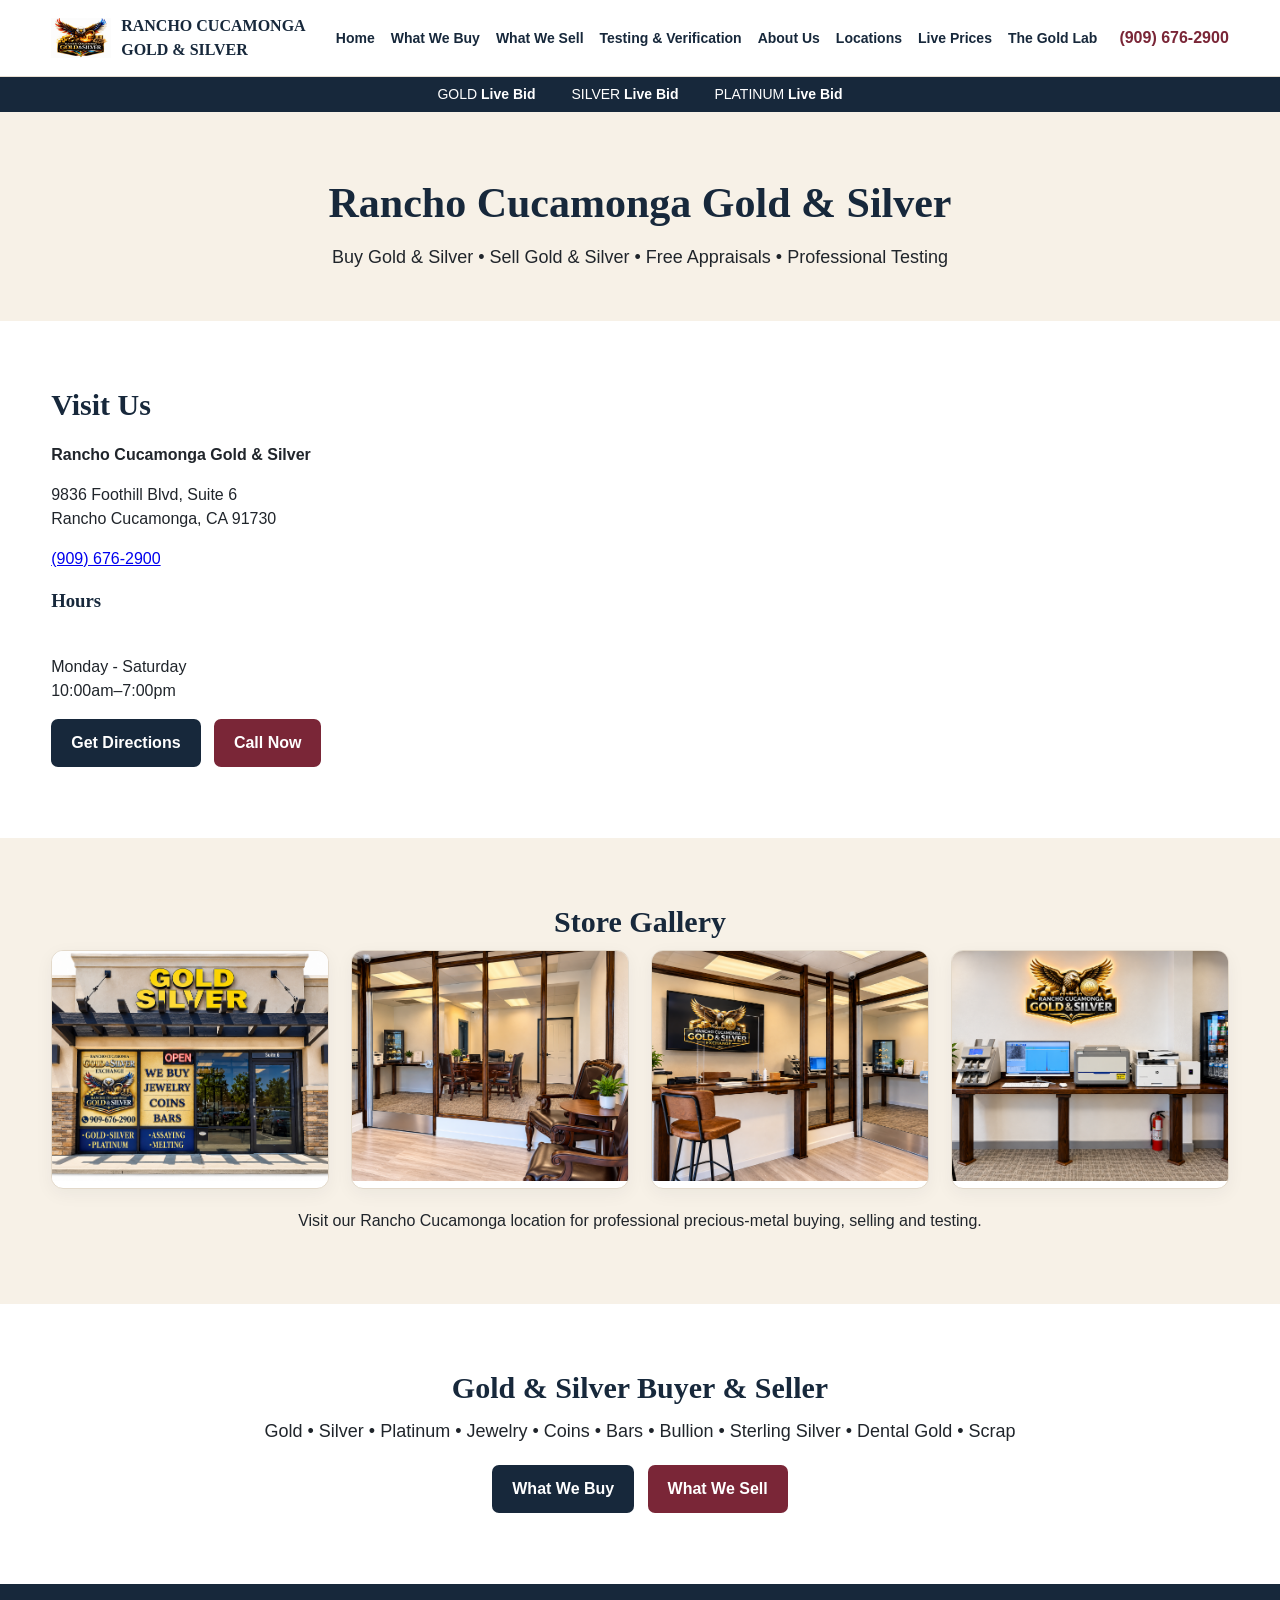
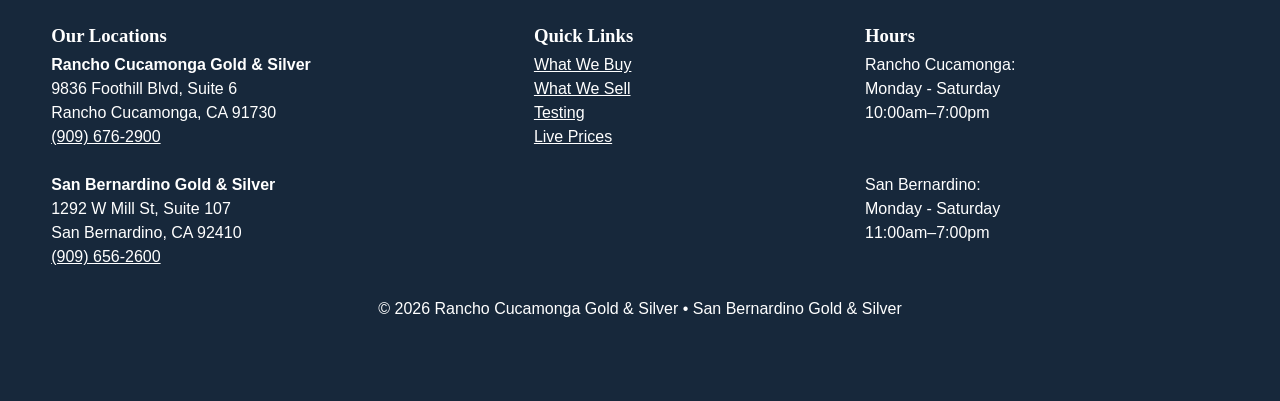
<file: rancho-cucamonga.html>
<!doctype html>
<html lang="en">

<head>
<meta charset="utf-8">
<meta name="viewport" content="width=device-width,initial-scale=1">

<title>Rancho Cucamonga Gold & Silver | Rancho Cucamonga, CA</title>

<meta
  name="description"
  content="Visit Rancho Cucamonga Gold & Silver for buying and selling gold, silver, coins, bars and bullion with professional testing."
>

<link rel="stylesheet" href="styles.css">
  <link rel="icon" href="/assets/favicon.ico" sizes="any">
<link rel="icon" type="image/png" sizes="48x48" href="/assets/favicon-48.png">
</head>

<body>


<!-- HEADER -->

<header class="header">

<div class="wrap head">

<a class="brand" href="index.html">

<img
  id="header-logo"
  src="/assets/uploads/rancho_cucamonga_gold_silver_logo_hd-1-.jpg"
  alt="Rancho Cucamonga Gold & Silver"
>

<span>
RANCHO CUCAMONGA<br>
GOLD & SILVER
</span>

</a>

<button class="menuBtn btn" aria-label="Menu">
☰
</button>

<nav class="nav">

<a href="index.html">Home</a>
<a href="buy.html">What We Buy</a>
<a href="sell.html">What We Sell</a>
<a href="testing.html">Testing & Verification</a>
<a href="about.html">About Us</a>
<a href="locations.html">Locations</a>
<a href="prices.html">Live Prices</a>

</nav>

<span class="phone">
(909) 676-2900
</span>

</div>

</header>



<!-- LIVE PRICES -->

<a
  href="prices.html"
  class="ticker"
  style="display:block;text-decoration:none"
>

<span>
GOLD <b>Live Bid</b>
</span>

<span>
SILVER <b>Live Bid</b>
</span>

<span>
PLATINUM <b>Live Bid</b>
</span>

</a>



<!-- PAGE HEADER -->

<section class="pagehero">

<div class="wrap">

<h1 id="rancho-page-heading">
Rancho Cucamonga Gold & Silver
</h1>

<p
  class="lead"
  id="rancho-page-intro"
>
Buy Gold & Silver • Sell Gold & Silver • Free Appraisals • Professional Testing
</p>

</div>

</section>



<!-- LOCATION INFORMATION -->

<section class="section">

<div class="wrap grid2">


<div>

<h2 id="rancho-visit-heading">
Visit Us
</h2>


<p>

<strong id="rancho-location-name">
Rancho Cucamonga Gold & Silver
</strong>

</p>


<p>

<span id="rancho-address">
9836 Foothill Blvd, Suite 6<br>
Rancho Cucamonga, CA 91730
</span>

</p>


<p>

<a
  id="rancho-phone"
  href="tel:19096762900"
>
(909) 676-2900
</a>

</p>


<h3>
Hours
</h3>

<p>

<span id="rancho-hours-mon-thu">
Mon–Thu 10–7
</span>

<br>

<span id="rancho-hours-fri">
Fri 10–1, 2–7
</span>

<br>

<span id="rancho-hours-sat">
Sat 10–7
</span>

<br>

<span id="rancho-hours-sun">
Sun Closed
</span>

</p>


<p>

<a
  id="rancho-directions"
  class="btn"
  href="https://www.google.com/maps/search/?api=1&query=9836%20Foothill%20Blvd%20Suite%206%20Rancho%20Cucamonga%20CA%2091730"
  target="_blank"
  rel="noopener"
>
Get Directions
</a>

&nbsp;

<a
  id="rancho-call-button"
  class="btn alt"
  href="tel:19096762900"
>
Call Now
</a>

</p>

</div>



<div>

<iframe
  id="rancho-map"
  class="map"
  loading="lazy"
  src="https://www.google.com/maps?q=9836+Foothill+Blvd+Suite+6+Rancho+Cucamonga+CA+91730&output=embed"
></iframe>

</div>


</div>

</section>



<!-- GALLERY -->

<section class="section tinted">

<div class="wrap">

<div class="center">

<h2 id="rancho-gallery-heading">
Store Gallery
</h2>

</div>


<div class="grid4">


<div class="card">

<img
  id="rancho-gallery-image-1"
  src="/assets/uploads/fdbc5a09-9437-418e-bec6-6cfd2b2c7103.png"
  alt="Rancho Cucamonga Gold & Silver"
>

</div>


<div class="card">

<img
  id="rancho-gallery-image-2"
  src="/assets/uploads/8dda9922-283c-47be-88a0-2083ce9c3144.png"
  alt="Rancho Cucamonga Gold & Silver"
>

</div>


<div class="card">

<img
  id="rancho-gallery-image-3"
  src="/assets/uploads/b534692a-fbd9-44d4-b3f2-d7da2062f57d.png"
  alt="Precious metal testing"
>

</div>


<div class="card">

<img
  id="rancho-gallery-image-4"
  src="/assets/uploads/98496136-f142-45d8-9d90-e5d23c860d5f.png"
  alt="Gold and silver bullion"
>

</div>


</div>


<p
  id="rancho-gallery-note"
  class="center"
  style="margin-top:20px"
>
Location gallery placeholders will be replaced with the final 4–6 photos you provide.
</p>

</div>

</section>



<!-- SERVICES -->

<section class="section">

<div class="wrap center">

<h2>
Gold & Silver Buyer & Seller
</h2>

<p class="lead">
Gold • Silver • Platinum • Jewelry • Coins • Bars • Bullion • Sterling Silver • Dental Gold • Scrap
</p>


<p>

<a
  class="btn"
  href="buy.html"
>
What We Buy
</a>

&nbsp;

<a
  class="btn alt"
  href="sell.html"
>
What We Sell
</a>

</p>

</div>

</section>



<!-- FOOTER -->

<footer class="footer">

<div class="wrap footgrid">


<div>

<h3>
Our Locations
</h3>

<b id="footer-rancho-name">
Rancho Cucamonga Gold & Silver
</b>

<br>

<span id="footer-rancho-address">
9836 Foothill Blvd, Suite 6<br>
Rancho Cucamonga, CA 91730
</span>

<br>

<a
  id="footer-rancho-phone"
  href="tel:19096762900"
>
(909) 676-2900
</a>


<br><br>


<b id="footer-sb-name">
San Bernardino Gold & Silver
</b>

<br>

<span id="footer-sb-address">
1292 W Mill St, Suite 107<br>
San Bernardino, CA 92410
</span>

<br>

<a
  id="footer-sb-phone"
  href="tel:19096562600"
>
(909) 656-2600
</a>

</div>



<div>

<h3>
Quick Links
</h3>

<a href="buy.html">
What We Buy
</a>

<br>

<a href="sell.html">
What We Sell
</a>

<br>

<a href="testing.html">
Testing
</a>

<br>

<a href="prices.html">
Live Prices
</a>

</div>



<div>

<h3>
Hours
</h3>

<span id="footer-rancho-hours-mon-thu">
Rancho: Mon–Thu 10–7
</span>

<br>

<span id="footer-rancho-hours-fri">
Fri 10–1, 2–7
</span>

<br>

<span id="footer-rancho-hours-sat">
Sat 10–7
</span>

<br>

<span id="footer-rancho-hours-sun">
Sun Closed
</span>


<br><br>


<span id="footer-sb-hours-mon-thu">
San Bernardino: Mon–Thu 11–7
</span>

<br>

<span id="footer-sb-hours-fri">
Fri 11–1, 3–7
</span>

<br>

<span id="footer-sb-hours-sat">
Sat 11–7
</span>

<br>

<span id="footer-sb-hours-sun">
Sun Closed
</span>

</div>


</div>


<div
  class="wrap center"
  style="margin-top:28px"
>

© 2026 Rancho Cucamonga Gold & Silver
•
San Bernardino Gold & Silver

</div>

</footer>



<script src="site.js"></script>


<script>

(async()=>{

try{

const response =
  await fetch(
    "content/settings/general.json",
    {
      cache:"no-store"
    }
  );

if(!response.ok)return;

const g =
  await response.json();



function setText(id,value){

  if(!value)return;

  const element =
    document.getElementById(id);

  if(element){
    element.textContent=value;
  }

}



function setImage(id,value){

  if(!value)return;

  const element =
    document.getElementById(id);

  if(element){
    element.src=value;
  }

}



function cleanPhone(phone){

  return String(phone || "")
    .replace(/\D/g,"");

}



function showAddress(element,address){

  if(!element || !address)return;

  const parts =
    String(address)
      .split(",")
      .map(part=>part.trim());

  if(parts.length>=3){

    element.innerHTML =
      parts.slice(0,-2).join(", ")
      +
      "<br>"
      +
      parts.slice(-2).join(", ");

  }else{

    element.textContent=address;

  }

}



/* HEADER */

setImage(
  "header-logo",
  g.header_logo
);



/* PAGE CONTENT */

setText(
  "rancho-page-heading",
  g.rancho_page_heading
);

setText(
  "rancho-page-intro",
  g.rancho_page_intro
);

setText(
  "rancho-visit-heading",
  g.rancho_visit_heading
);

setText(
  "rancho-location-name",
  g.rancho_location_name
);



/* ADDRESS */

if(g.rancho_address){

  showAddress(
    document.getElementById(
      "rancho-address"
    ),
    g.rancho_address
  );


  const map =
    document.getElementById(
      "rancho-map"
    );

  if(map){

    map.src =
      "https://www.google.com/maps?q="
      +
      encodeURIComponent(
        g.rancho_address
      )
      +
      "&output=embed";

  }


  const directions =
    document.getElementById(
      "rancho-directions"
    );

  if(directions){

    directions.href =
      "https://www.google.com/maps/search/?api=1&query="
      +
      encodeURIComponent(
        g.rancho_address
      );

  }

}



/* PHONE */

if(g.rancho_phone){

  const phoneNumber =
    cleanPhone(
      g.rancho_phone
    );


  const phone =
    document.getElementById(
      "rancho-phone"
    );

  if(phone){

    phone.textContent =
      g.rancho_phone;

    phone.href =
      "tel:" + phoneNumber;

  }


  const callButton =
    document.getElementById(
      "rancho-call-button"
    );

  if(callButton){

    callButton.href =
      "tel:" + phoneNumber;

  }

}



/* HOURS */

setText(
  "rancho-hours-mon-thu",
  g.rancho_hours_mon_thu
);

setText(
  "rancho-hours-fri",
  g.rancho_hours_fri
);

setText(
  "rancho-hours-sat",
  g.rancho_hours_sat
);

setText(
  "rancho-hours-sun",
  g.rancho_hours_sun
);



/* GALLERY */

setText(
  "rancho-gallery-heading",
  g.rancho_gallery_heading
);

setImage(
  "rancho-gallery-image-1",
  g.rancho_gallery_image_1
);

setImage(
  "rancho-gallery-image-2",
  g.rancho_gallery_image_2
);

setImage(
  "rancho-gallery-image-3",
  g.rancho_gallery_image_3
);

setImage(
  "rancho-gallery-image-4",
  g.rancho_gallery_image_4
);

setText(
  "rancho-gallery-note",
  g.rancho_gallery_note
);


}catch(e){}

})();

</script>


</body>
</html>
</file>
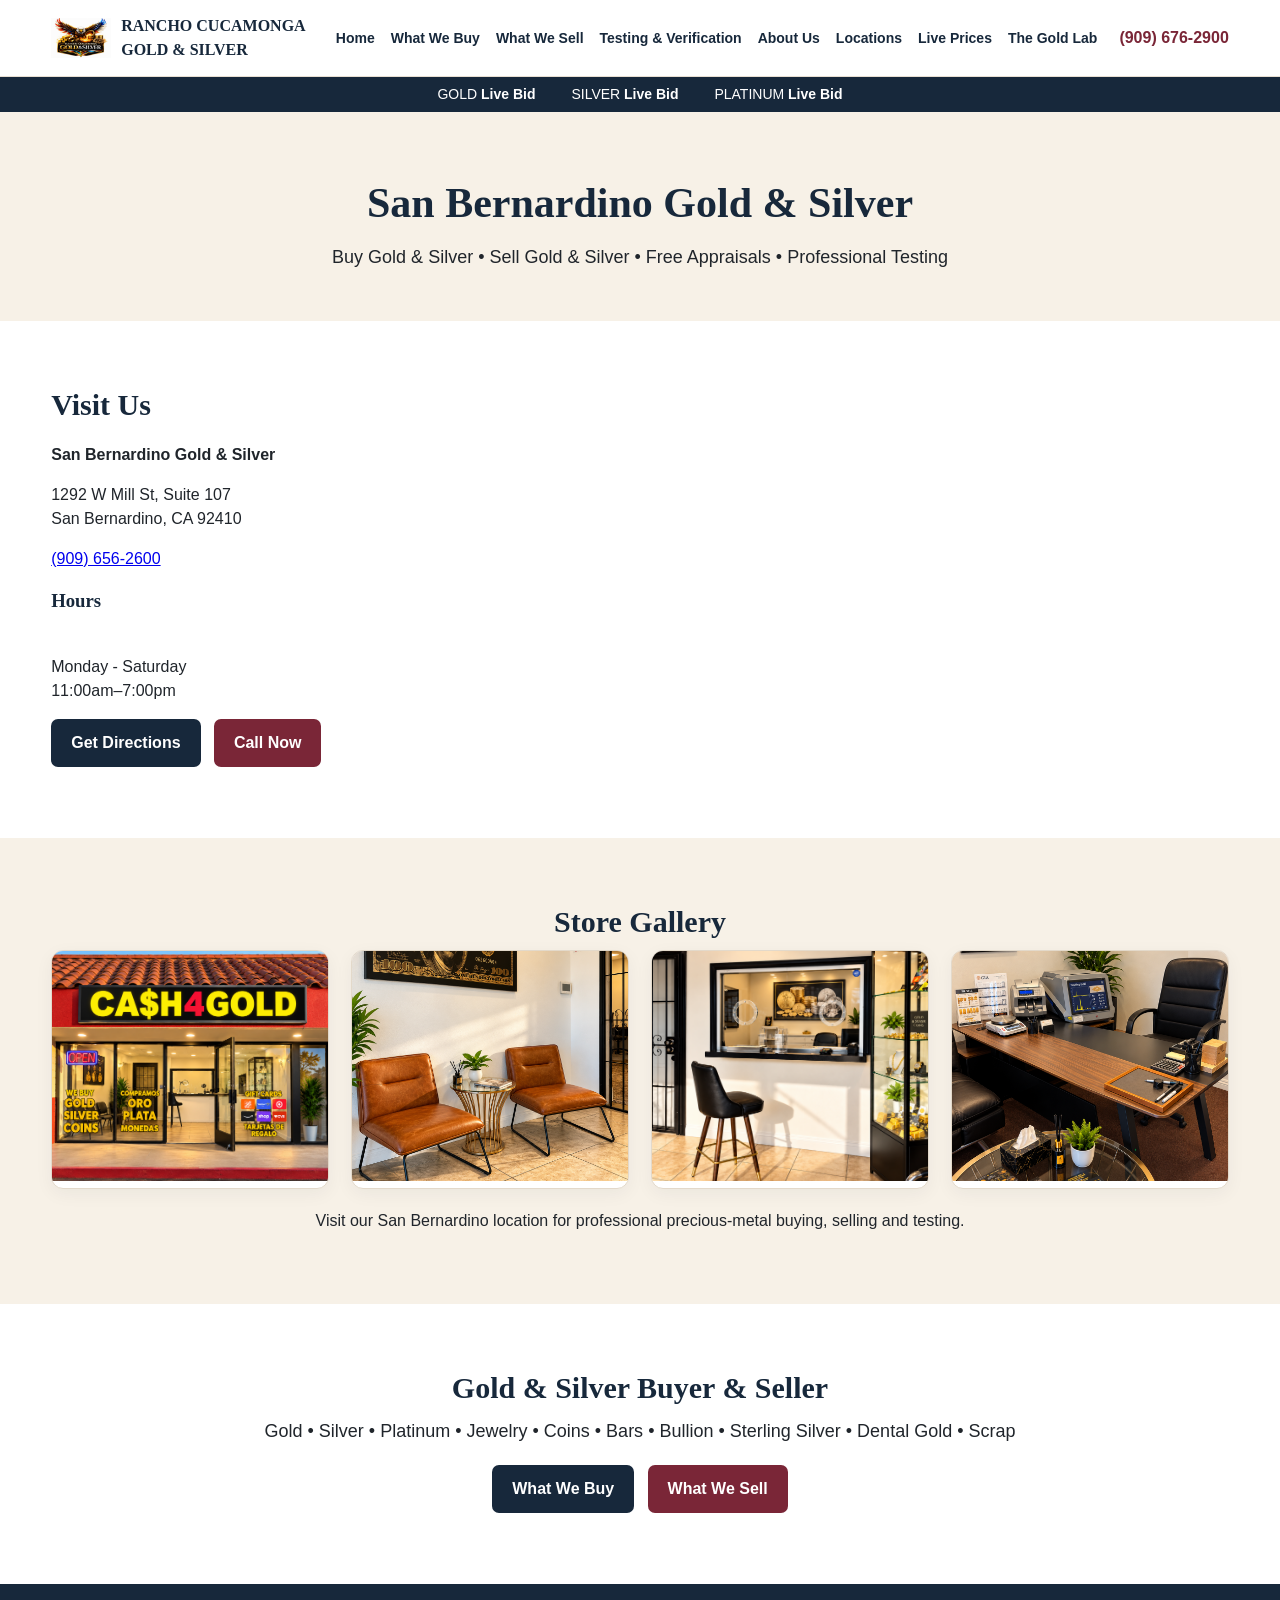
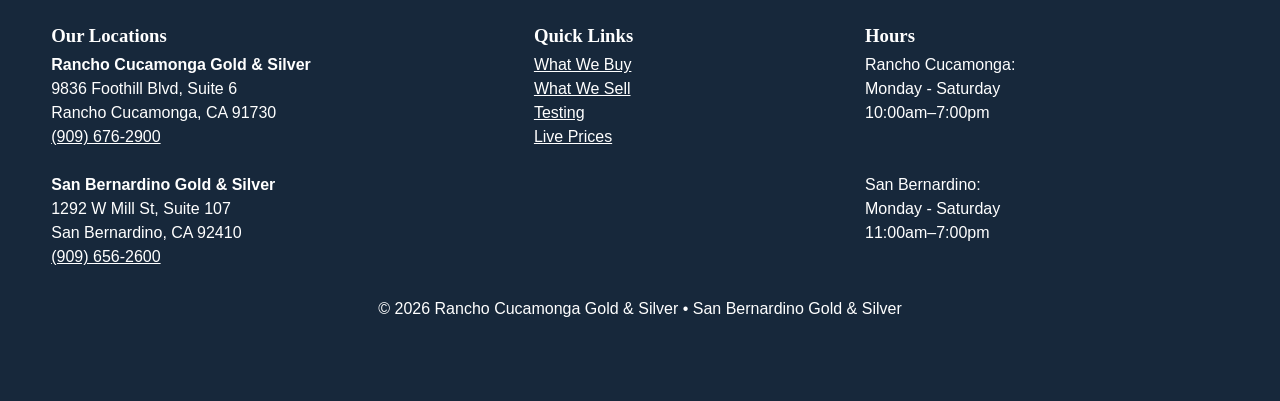
<file: san-bernardino.html>
<!doctype html>
<html lang="en">

<head>
<meta charset="utf-8">
<meta name="viewport" content="width=device-width,initial-scale=1">

<title>San Bernardino Gold & Silver | San Bernardino, CA</title>

<meta
  name="description"
  content="Visit San Bernardino Gold & Silver for buying and selling gold, silver, coins, bars and bullion with professional testing."
>

<link rel="stylesheet" href="styles.css">
  <link rel="icon" href="/assets/favicon.ico" sizes="any">
<link rel="icon" type="image/png" sizes="48x48" href="/assets/favicon-48.png">
</head>

<body>


<!-- HEADER -->

<header class="header">

<div class="wrap head">

<a class="brand" href="index.html">

<img
  id="header-logo"
  src="/assets/uploads/rancho_cucamonga_gold_silver_logo_hd-1-.jpg"
  alt="San Bernardino Gold & Silver"
>

<span>
RANCHO CUCAMONGA<br>
GOLD & SILVER
</span>

</a>

<button class="menuBtn btn" aria-label="Menu">
☰
</button>

<nav class="nav">

<a href="index.html">Home</a>
<a href="buy.html">What We Buy</a>
<a href="sell.html">What We Sell</a>
<a href="testing.html">Testing & Verification</a>
<a href="about.html">About Us</a>
<a href="locations.html">Locations</a>
<a href="prices.html">Live Prices</a>

</nav>

<span class="phone">
(909) 676-2900
</span>

</div>

</header>



<!-- LIVE PRICES -->

<a
  href="prices.html"
  class="ticker"
  style="display:block;text-decoration:none"
>

<span>
GOLD <b>Live Bid</b>
</span>

<span>
SILVER <b>Live Bid</b>
</span>

<span>
PLATINUM <b>Live Bid</b>
</span>

</a>



<!-- PAGE HEADER -->

<section class="pagehero">

<div class="wrap">

<h1 id="sb-page-heading">
San Bernardino Gold & Silver
</h1>

<p
  class="lead"
  id="sb-page-intro"
>
Buy Gold & Silver • Sell Gold & Silver • Free Appraisals • Professional Testing
</p>

</div>

</section>



<!-- LOCATION INFORMATION -->

<section class="section">

<div class="wrap grid2">


<div>

<h2 id="sb-visit-heading">
Visit Us
</h2>


<p>

<strong id="sb-location-name">
San Bernardino Gold & Silver
</strong>

</p>


<p>

<span id="sb-address">
1292 W Mill St, Suite 107<br>
San Bernardino, CA 92410
</span>

</p>


<p>

<a
  id="sb-phone"
  href="tel:19096562600"
>
(909) 656-2600
</a>

</p>


<h3>
Hours
</h3>

<p>

<span id="sb-hours-mon-thu">
Mon–Thu 11–7
</span>

<br>

<span id="sb-hours-fri">
Fri 11–1, 3–7
</span>

<br>

<span id="sb-hours-sat">
Sat 11–7
</span>

<br>

<span id="sb-hours-sun">
Sun Closed
</span>

</p>


<p>

<a
  id="sb-directions"
  class="btn"
  href="https://www.google.com/maps/search/?api=1&query=1292%20W%20Mill%20St%20Suite%20107%20San%20Bernardino%20CA%2092410"
  target="_blank"
  rel="noopener"
>
Get Directions
</a>

&nbsp;

<a
  id="sb-call-button"
  class="btn alt"
  href="tel:19096562600"
>
Call Now
</a>

</p>

</div>



<div>

<iframe
  id="sb-map"
  class="map"
  loading="lazy"
  src="https://www.google.com/maps?q=1292+W+Mill+St+Suite+107+San+Bernardino+CA+92410&output=embed"
></iframe>

</div>


</div>

</section>



<!-- GALLERY -->

<section class="section tinted">

<div class="wrap">

<div class="center">

<h2 id="sb-gallery-heading">
Store Gallery
</h2>

</div>


<div class="grid4">


<div class="card">

<img
  id="sb-gallery-image-1"
  src="/assets/uploads/8f8536a7-00e0-43c3-9b45-6a53b4d12eab.png"
  alt="San Bernardino Gold & Silver"
>

</div>


<div class="card">

<img
  id="sb-gallery-image-2"
  src="/assets/uploads/bfddec40-e2dd-4648-961d-9099e8c65aca.png"
  alt="San Bernardino Gold & Silver"
>

</div>


<div class="card">

<img
  id="sb-gallery-image-3"
  src="/assets/uploads/c6be4b90-67be-47dd-9095-3ede152bce50.png"
  alt="Precious metal testing"
>

</div>


<div class="card">

<img
  id="sb-gallery-image-4"
  src="/assets/uploads/1a373959-06f4-43ed-b6bd-a7ba39fc2ffd.png"
  alt="Gold and silver bullion"
>

</div>


</div>


<p
  id="sb-gallery-note"
  class="center"
  style="margin-top:20px"
>
Location gallery placeholders will be replaced with the final 4–6 photos you provide.
</p>

</div>

</section>



<!-- SERVICES -->

<section class="section">

<div class="wrap center">

<h2>
Gold & Silver Buyer & Seller
</h2>

<p class="lead">
Gold • Silver • Platinum • Jewelry • Coins • Bars • Bullion • Sterling Silver • Dental Gold • Scrap
</p>


<p>

<a
  class="btn"
  href="buy.html"
>
What We Buy
</a>

&nbsp;

<a
  class="btn alt"
  href="sell.html"
>
What We Sell
</a>

</p>

</div>

</section>



<!-- FOOTER -->

<footer class="footer">

<div class="wrap footgrid">


<div>

<h3>
Our Locations
</h3>

<b id="footer-rancho-name">
Rancho Cucamonga Gold & Silver
</b>

<br>

<span id="footer-rancho-address">
9836 Foothill Blvd, Suite 6<br>
Rancho Cucamonga, CA 91730
</span>

<br>

<a
  id="footer-rancho-phone"
  href="tel:19096762900"
>
(909) 676-2900
</a>


<br><br>


<b id="footer-sb-name">
San Bernardino Gold & Silver
</b>

<br>

<span id="footer-sb-address">
1292 W Mill St, Suite 107<br>
San Bernardino, CA 92410
</span>

<br>

<a
  id="footer-sb-phone"
  href="tel:19096562600"
>
(909) 656-2600
</a>

</div>



<div>

<h3>
Quick Links
</h3>

<a href="buy.html">
What We Buy
</a>

<br>

<a href="sell.html">
What We Sell
</a>

<br>

<a href="testing.html">
Testing
</a>

<br>

<a href="prices.html">
Live Prices
</a>

</div>



<div>

<h3>
Hours
</h3>

<span id="footer-rancho-hours-mon-thu">
Rancho: Mon–Thu 10–7
</span>

<br>

<span id="footer-rancho-hours-fri">
Fri 10–1, 2–7
</span>

<br>

<span id="footer-rancho-hours-sat">
Sat 10–7
</span>

<br>

<span id="footer-rancho-hours-sun">
Sun Closed
</span>


<br><br>


<span id="footer-sb-hours-mon-thu">
San Bernardino: Mon–Thu 11–7
</span>

<br>

<span id="footer-sb-hours-fri">
Fri 11–1, 3–7
</span>

<br>

<span id="footer-sb-hours-sat">
Sat 11–7
</span>

<br>

<span id="footer-sb-hours-sun">
Sun Closed
</span>

</div>


</div>


<div
  class="wrap center"
  style="margin-top:28px"
>

© 2026 Rancho Cucamonga Gold & Silver
•
San Bernardino Gold & Silver

</div>

</footer>



<script src="site.js"></script>


<script>

(async()=>{

try{

const response =
  await fetch(
    "content/settings/general.json",
    {
      cache:"no-store"
    }
  );

if(!response.ok)return;

const g =
  await response.json();



function setText(id,value){

  if(!value)return;

  const element =
    document.getElementById(id);

  if(element){
    element.textContent=value;
  }

}



function setImage(id,value){

  if(!value)return;

  const element =
    document.getElementById(id);

  if(element){
    element.src=value;
  }

}



function cleanPhone(phone){

  return String(phone || "")
    .replace(/\D/g,"");

}



function showAddress(element,address){

  if(!element || !address)return;

  const parts =
    String(address)
      .split(",")
      .map(part=>part.trim());

  if(parts.length>=3){

    element.innerHTML =
      parts.slice(0,-2).join(", ")
      +
      "<br>"
      +
      parts.slice(-2).join(", ");

  }else{

    element.textContent=address;

  }

}



/* HEADER */

setImage(
  "header-logo",
  g.header_logo
);



/* PAGE CONTENT */

setText(
  "sb-page-heading",
  g.sb_page_heading
);

setText(
  "sb-page-intro",
  g.sb_page_intro
);

setText(
  "sb-visit-heading",
  g.sb_visit_heading
);

setText(
  "sb-location-name",
  g.sb_location_name
);



/* ADDRESS */

if(g.sb_address){

  showAddress(
    document.getElementById(
      "sb-address"
    ),
    g.sb_address
  );


  const map =
    document.getElementById(
      "sb-map"
    );

  if(map){

    map.src =
      "https://www.google.com/maps?q="
      +
      encodeURIComponent(
        g.sb_address
      )
      +
      "&output=embed";

  }


  const directions =
    document.getElementById(
      "sb-directions"
    );

  if(directions){

    directions.href =
      "https://www.google.com/maps/search/?api=1&query="
      +
      encodeURIComponent(
        g.sb_address
      );

  }

}



/* PHONE */

if(g.sb_phone){

  const phoneNumber =
    cleanPhone(
      g.sb_phone
    );


  const phone =
    document.getElementById(
      "sb-phone"
    );

  if(phone){

    phone.textContent =
      g.sb_phone;

    phone.href =
      "tel:" + phoneNumber;

  }


  const callButton =
    document.getElementById(
      "sb-call-button"
    );

  if(callButton){

    callButton.href =
      "tel:" + phoneNumber;

  }

}



/* HOURS */

setText(
  "sb-hours-mon-thu",
  g.sb_hours_mon_thu
);

setText(
  "sb-hours-fri",
  g.sb_hours_fri
);

setText(
  "sb-hours-sat",
  g.sb_hours_sat
);

setText(
  "sb-hours-sun",
  g.sb_hours_sun
);



/* GALLERY */

setText(
  "sb-gallery-heading",
  g.sb_gallery_heading
);

setImage(
  "sb-gallery-image-1",
  g.sb_gallery_image_1
);

setImage(
  "sb-gallery-image-2",
  g.sb_gallery_image_2
);

setImage(
  "sb-gallery-image-3",
  g.sb_gallery_image_3
);

setImage(
  "sb-gallery-image-4",
  g.sb_gallery_image_4
);

setText(
  "sb-gallery-note",
  g.sb_gallery_note
);


}catch(e){}

})();

</script>


</body>
</html>
</file>
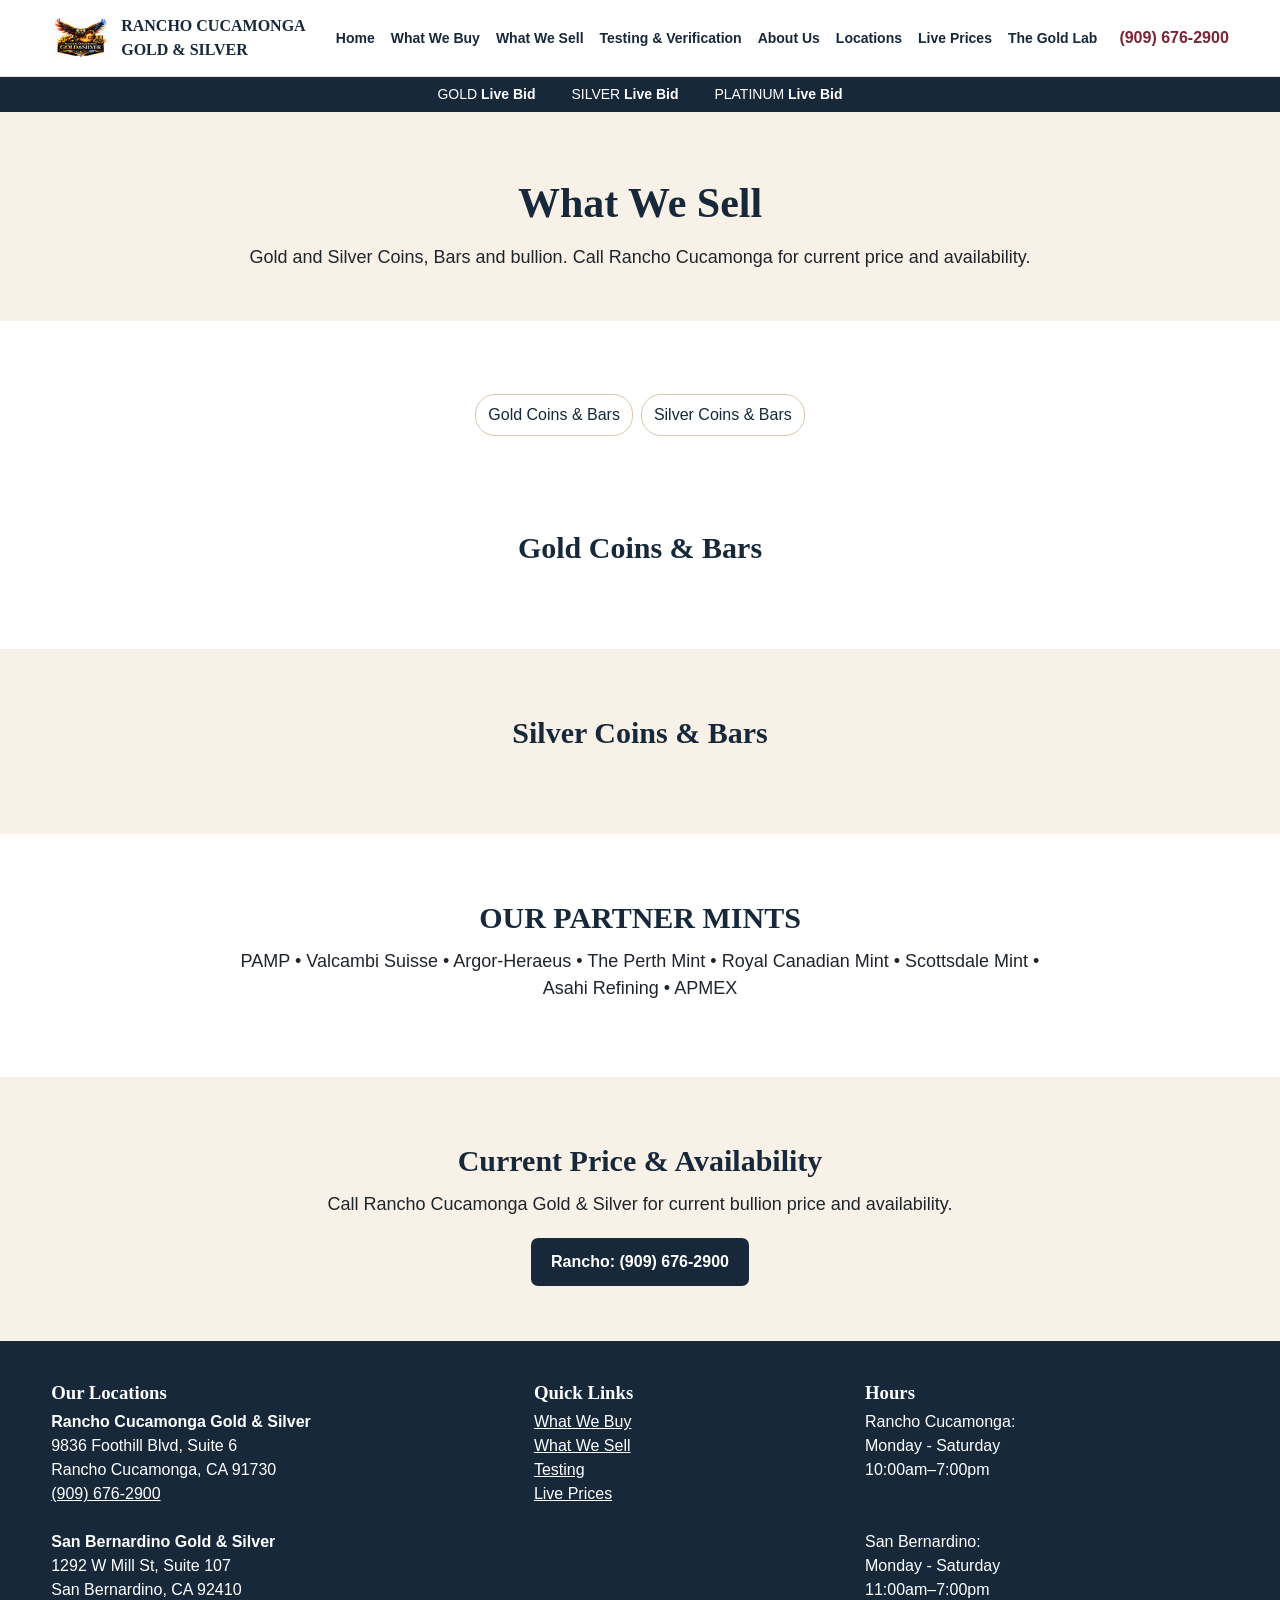
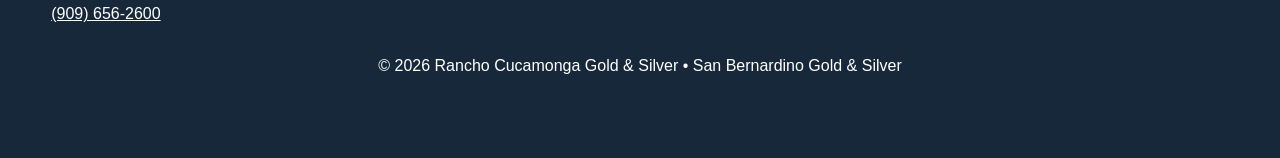
<file: sell.html>
<!doctype html>
<html lang="en">

<head>
<meta charset="utf-8">
<meta name="viewport" content="width=device-width,initial-scale=1">

<title>What We Sell | Rancho Cucamonga Gold & Silver</title>

<meta
  name="description"
  content="Gold and silver coins, bars and bullion available from Rancho Cucamonga Gold & Silver."
>

<link rel="stylesheet" href="styles.css">
<link rel="icon" href="/assets/favicon.ico" sizes="any">
<link rel="icon" type="image/png" sizes="48x48" href="/assets/favicon-48.png">

<style>
/* WHAT WE SELL - PRODUCT GRID */

.sell-product-grid{
  display:grid;
  grid-template-columns:repeat(3,minmax(0,1fr));
  gap:18px;
  margin-top:24px;
  align-items:start;
}

.sell-product-grid .card{
  min-width:0;
}

.sell-product-grid .card h3{
  font-size:19px;
}

.sell-product-grid .product > img{
  width:100%;
  height:220px;
  object-fit:contain;
  object-position:center;
  background:#fff;
  padding:8px;
}

.sell-product-grid .product.open{
  grid-column:span 2;
}

.sell-product-grid .product .details-grid img{
  width:100%;
  height:auto;
  max-height:380px;
  object-fit:contain;
}

@media(max-width:900px){
  .sell-product-grid{
    grid-template-columns:repeat(2,minmax(0,1fr));
  }
}

@media(max-width:600px){
  .sell-product-grid{
    grid-template-columns:1fr;
  }

  .sell-product-grid .product > img{
    height:300px;
  }

  .sell-product-grid .product.open{
    grid-column:span 1;
  }
}
</style>

</head>

<body>

<!-- HEADER -->

<header class="header">
  <div class="wrap head">

    <a class="brand" href="index.html">
      <img
        id="header-logo"
        src="/assets/uploads/rancho_cucamonga_gold_silver_logo_hd-1-.jpg"
        alt="Rancho Cucamonga Gold & Silver"
      >

      <span>
        RANCHO CUCAMONGA<br>
        GOLD & SILVER
      </span>
    </a>

    <button class="menuBtn btn" aria-label="Menu">
      ☰
    </button>

    <nav class="nav">
      <a href="index.html">Home</a>
      <a href="buy.html">What We Buy</a>
      <a href="sell.html">What We Sell</a>
      <a href="testing.html">Testing & Verification</a>
      <a href="about.html">About Us</a>
      <a href="locations.html">Locations</a>
      <a href="prices.html">Live Prices</a>
      <a href="smelt.html">The Gold Lab</a>
    </nav>

    <span class="phone">
      (909) 676-2900
    </span>

  </div>
</header>

<!-- LIVE METAL PRICES -->

<a
  href="prices.html"
  class="ticker"
  style="display:block;text-decoration:none"
>
  <span>GOLD <b>Live Bid</b></span>
  <span>SILVER <b>Live Bid</b></span>
  <span>PLATINUM <b>Live Bid</b></span>
</a>

<!-- PAGE HEADER -->

<section class="pagehero">
  <div class="wrap">

    <h1 id="sell-page-heading">
      What We Sell
    </h1>

    <p class="lead" id="sell-page-intro">
      Gold and silver coins, bars and bullion.
      Call Rancho Cucamonga for current price and availability.
    </p>

  </div>
</section>

<!-- CATEGORY LINKS -->

<section class="section" style="padding-bottom:10px">
  <div class="wrap">

    <div class="jump">
      <a href="#gold-products">
        Gold Coins & Bars
      </a>

      <a href="#silver-products">
        Silver Coins & Bars
      </a>
    </div>

  </div>
</section>

<!-- GOLD COINS AND BARS -->

<section class="section" id="gold-products">
  <div class="wrap">

    <h2 class="center">
      Gold Coins & Bars
    </h2>

    <div
      class="sell-product-grid"
      data-product-categories="Gold Coins,Gold Bars"
    ></div>

  </div>
</section>

<!-- SILVER COINS AND BARS -->

<section class="section tinted" id="silver-products">
  <div class="wrap">

    <h2 class="center">
      Silver Coins & Bars
    </h2>

    <div
      class="sell-product-grid"
      data-product-categories="Silver Coins & Rounds,Silver Bars"
    ></div>

  </div>
</section>

<!-- POPULAR BRANDS -->

<section class="section">
  <div class="wrap center">

    <h2 id="sell-brands-heading">
      Popular Brands We Buy & Sell
    </h2>

    <p class="lead" id="sell-brands-text">
      PAMP • Valcambi Suisse • Argor-Heraeus •
      The Perth Mint • Royal Canadian Mint •
      Scottsdale Mint • Asahi Refining
    </p>

  </div>
</section>

<!-- CALL TO ACTION -->

<section class="section tinted">
  <div class="wrap center">

    <h2>
      Current Price & Availability
    </h2>

    <p class="lead">
      Call Rancho Cucamonga Gold & Silver for
      current bullion price and availability.
    </p>

    <a
      id="sell-call-button"
      class="btn"
      href="tel:19096762900"
    >
      Call: (909) 676-2900
    </a>

  </div>
</section>

<!-- FOOTER -->

<footer class="footer">

  <div class="wrap footgrid">

    <div>

      <h3>Our Locations</h3>

      <b id="footer-rancho-name">
        Rancho Cucamonga Gold & Silver
      </b>

      <br>

      <span id="footer-rancho-address">
        9836 Foothill Blvd, Suite 6<br>
        Rancho Cucamonga, CA 91730
      </span>

      <br>

      <a
        id="footer-rancho-phone"
        href="tel:19096762900"
      >
        (909) 676-2900
      </a>

      <br><br>

      <b id="footer-sb-name">
        San Bernardino Gold & Silver
      </b>

      <br>

      <span id="footer-sb-address">
        1292 W Mill St, Suite 107<br>
        San Bernardino, CA 92410
      </span>

      <br>

      <a
        id="footer-sb-phone"
        href="tel:19096562600"
      >
        (909) 656-2600
      </a>

    </div>

    <div>

      <h3>Quick Links</h3>

      <a href="buy.html">What We Buy</a>
      <br>

      <a href="sell.html">What We Sell</a>
      <br>

      <a href="testing.html">Testing</a>
      <br>

      <a href="prices.html">Live Prices</a>

    </div>

    <div>

      <h3>Hours</h3>

      <span id="footer-rancho-hours-mon-thu">
        Rancho: Mon–Thu 10–7
      </span>

      <br>

      <span id="footer-rancho-hours-fri">
        Fri 10–1, 2–7
      </span>

      <br>

      <span id="footer-rancho-hours-sat">
        Sat 10–7
      </span>

      <br>

      <span id="footer-rancho-hours-sun">
        Sun Closed
      </span>

      <br><br>

      <span id="footer-sb-hours-mon-thu">
        San Bernardino: Mon–Thu 11–7
      </span>

      <br>

      <span id="footer-sb-hours-fri">
        Fri 11–1, 3–7
      </span>

      <br>

      <span id="footer-sb-hours-sat">
        Sat 11–7
      </span>

      <br>

      <span id="footer-sb-hours-sun">
        Sun Closed
      </span>

    </div>

  </div>

  <div
    class="wrap center"
    style="margin-top:28px"
  >
    © 2026 Rancho Cucamonga Gold & Silver
    • San Bernardino Gold & Silver
  </div>

</footer>

<script src="site.js"></script>

<script>

const PRODUCTS_API =
  "https://api.github.com/repos/rcgoldandsilver/rancho-gold-silver-website/contents/content/products";

/* HELPERS */

function escapeHTML(value){
  return String(value || "")
    .replaceAll("&","&amp;")
    .replaceAll("<","&lt;")
    .replaceAll(">","&gt;")
    .replaceAll('"',"&quot;")
    .replaceAll("'","&#039;");
}

function setText(id,value){
  if(!value)return;

  const element =
    document.getElementById(id);

  if(element){
    element.textContent=value;
  }
}

function setImage(id,value){
  if(!value)return;

  const element =
    document.getElementById(id);

  if(element){
    element.src=value;
  }
}

function cleanPhone(phone){
  return String(phone || "")
    .replace(/\D/g,"");
}

/* ADMIN SETTINGS */

(async()=>{

  try{

    const response =
      await fetch(
        "content/settings/general.json",
        {
          cache:"no-store"
        }
      );

    if(!response.ok)return;

    const g = await response.json();

    /* HEADER */

    setImage(
      "header-logo",
      g.header_logo
    );

    /* PAGE */

    setText(
      "sell-page-heading",
      g.sell_page_heading
    );

    setText(
      "sell-page-intro",
      g.sell_page_intro
    );

    /* BRANDS */

    setText(
      "sell-brands-heading",
      g.sell_brands_heading
    );

    setText(
      "sell-brands-text",
      g.sell_brands_text
    );

    /* CALL BUTTON */

    if(g.rancho_phone){

      const button =
        document.getElementById(
          "sell-call-button"
        );

      if(button){

        button.textContent =
          "Rancho: " + g.rancho_phone;

        button.href =
          "tel:" +
          cleanPhone(g.rancho_phone);

      }

    }

  }catch(e){
    console.error("Settings error:",e);
  }

})();

/* LOAD PRODUCTS */

(async()=>{

  try{

    const response =
      await fetch(
        PRODUCTS_API,
        {
          cache:"no-store"
        }
      );

    if(!response.ok)return;

    const files =
      await response.json();

    if(!Array.isArray(files))return;

    const products =
      await Promise.all(

        files
          .filter(
            file =>
              file.name.endsWith(".json")
          )
          .map(
            async file => {

              try{

                const response =
                  await fetch(
                    file.download_url,
                    {
                      cache:"no-store"
                    }
                  );

                if(!response.ok)return null;

                const product =
                  await response.json();

                product.__slug =
                  file.name.replace(
                    /\.json$/i,
                    ""
                  );

                return product;

              }catch(e){
                return null;
              }

            }
          )

      );

    const visibleProducts =
      products
        .filter(
          product =>
            product &&
            product.visible !== false
        )
        .sort(
          (a,b) =>
            Number(a.order || 100)
            -
            Number(b.order || 100)
        );

    /* COMBINED GOLD AND SILVER CATEGORIES */

    document
      .querySelectorAll(
        "[data-product-categories]"
      )
      .forEach(container=>{

        const categories =
          container.dataset.productCategories
            .split(",")
            .map(
              category => category.trim()
            );

        const matching =
          visibleProducts.filter(
            product =>
              categories.includes(
                product.category
              )
          );

        container.innerHTML="";

        matching.forEach(product=>{

          container.appendChild(
            buildProductCard(product)
          );

        });

        if(matching.length===0){

          const empty =
            document.createElement("p");

          empty.textContent =
            "Call for current availability.";

          container.appendChild(empty);

        }

      });

    /* OPEN PRODUCT FROM HOMEPAGE LINK */

    const hash =
      decodeURIComponent(
        window.location.hash.replace("#","")
      );

    if(hash){

      const product =
        document.getElementById(hash);

      if(product){

        product.classList.add("open");

        const button =
          product.querySelector(
            "[data-details]"
          );

        if(button){
          button.textContent =
            "Hide Details";
        }

        setTimeout(
          ()=>{

            product.scrollIntoView({
              behavior:"smooth",
              block:"center"
            });

          },
          150
        );

      }

    }

  }catch(e){

    console.error(
      "Unable to load products",
      e
    );

  }

})();

/* PRODUCT CARD */

function buildProductCard(product){

  const article =
    document.createElement("article");

  article.className =
    "card product";

  article.id =
    product.__slug;

  const mainImage =
    product.image || "";

  const secondImage =
    product.image2 ||
    product.image ||
    "";

  let specs = "";

  if(product.weight){

    specs +=
      "<li><strong>Weight:</strong> "
      +
      escapeHTML(product.weight)
      +
      "</li>";

  }

  if(product.purity){

    specs +=
      "<li><strong>Purity:</strong> "
      +
      escapeHTML(product.purity)
      +
      "</li>";

  }

  if(product.metal_content){

    specs +=
      "<li><strong>Actual Precious Metal Content:</strong> "
      +
      escapeHTML(product.metal_content)
      +
      "</li>";

  }

  if(product.mint_country){

    specs +=
      "<li><strong>Mint / Country:</strong> "
      +
      escapeHTML(product.mint_country)
      +
      "</li>";

  }

  if(product.sizes){

    specs +=
      "<li><strong>Available Sizes:</strong> "
      +
      escapeHTML(product.sizes)
      +
      "</li>";

  }

  article.innerHTML =

    (
      mainImage
        ?
          '<img src="'
          +
          escapeHTML(mainImage)
          +
          '" alt="'
          +
          escapeHTML(product.name || "")
          +
          '">'
        :
          ""
    )

    +

    '<div class="pad center">'

    +

    '<h3>'
    +
    escapeHTML(product.name || "")
    +
    '</h3>'

    +

    '<button class="btn" data-details>'
    +
    'View Details'
    +
    '</button>'

    +

    '</div>'

    +

    '<div class="details">'

    +

    '<div class="details-grid">'

    +

    '<div>'

    +

    (
      secondImage
        ?
          '<img src="'
          +
          escapeHTML(secondImage)
          +
          '" alt="'
          +
          escapeHTML(product.name || "")
          +
          '">'
        :
          ""
    )

    +

    '</div>'

    +

    '<div>'

    +

    (
      product.description
        ?
          '<p>'
          +
          escapeHTML(product.description)
          +
          '</p>'
        :
          ""
    )

    +

    (
      specs
        ?
          '<ul class="specs">'
          +
          specs
          +
          '</ul>'
        :
          ""
    )

    +

    '<p style="margin-top:20px">'

    +

    '<a class="btn product-call" href="tel:19096762900">'
    +
    'Call for Price & Availability'
    +
    '</a>'

    +

    '</p>'

    +

    '</div>'

    +

    '</div>'

    +

    '</div>';

  const detailsButton =
    article.querySelector(
      "[data-details]"
    );

  if(detailsButton){

    detailsButton.addEventListener(
      "click",
      ()=>{

        article.classList.toggle("open");

        detailsButton.textContent =
          article.classList.contains("open")
            ? "Hide Details"
            : "View Details";

      }
    );

  }

  return article;

}

/* UPDATE DYNAMIC PRODUCT PHONE LINKS */

(async()=>{

  try{

    const response =
      await fetch(
        "content/settings/general.json",
        {
          cache:"no-store"
        }
      );

    if(!response.ok)return;

    const g =
      await response.json();

    if(!g.rancho_phone)return;

    const phone =
      cleanPhone(g.rancho_phone);

    const updateLinks = ()=>{

      document
        .querySelectorAll(
          ".product-call"
        )
        .forEach(link=>{

          const newHref =
            "tel:" + phone;

          if(link.getAttribute("href") !== newHref){
            link.href = newHref;
          }

        });

    };

    updateLinks();

    const observer =
      new MutationObserver(
        updateLinks
      );

    observer.observe(
      document.body,
      {
        childList:true,
        subtree:true
      }
    );

    setTimeout(
      ()=>{
        observer.disconnect();
      },
      5000
    );

  }catch(e){}

})();

</script>

</body>
</html>
</file>
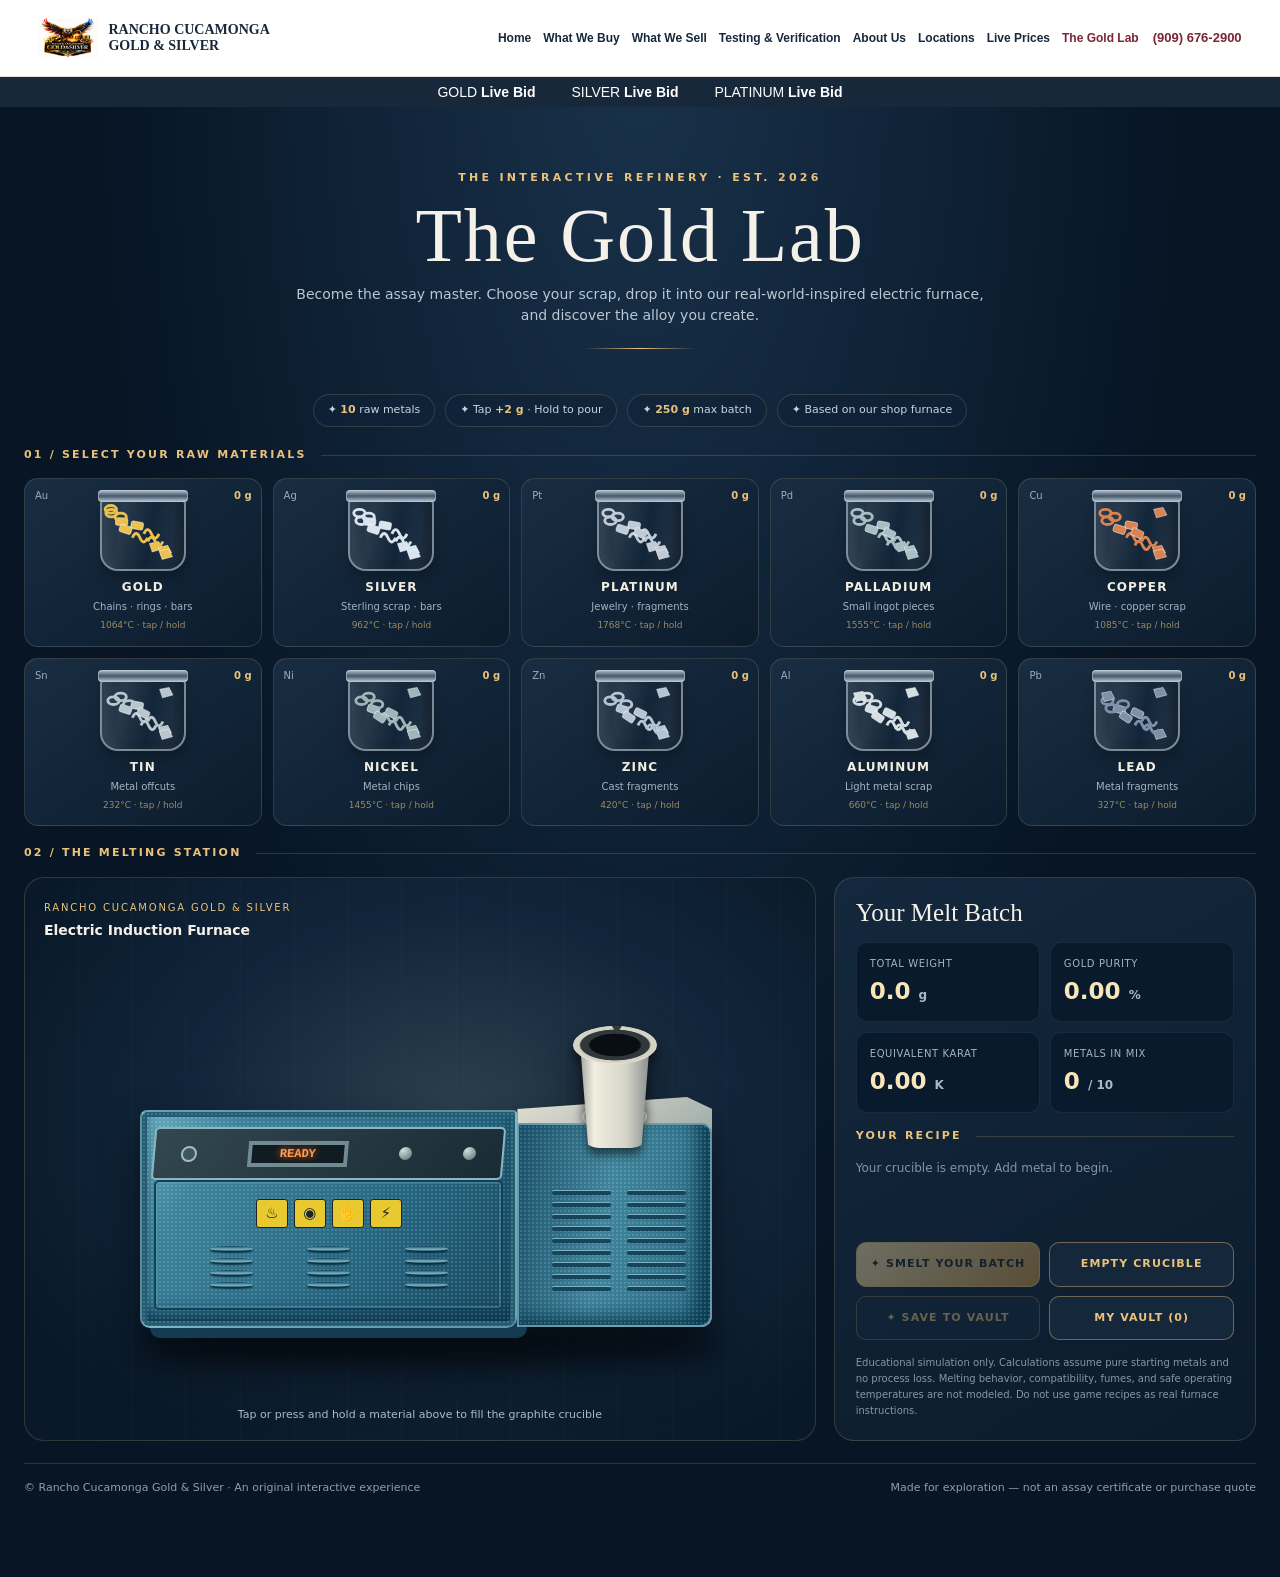
<file: smelt.html>
<!doctype html>
<html lang="en">
<head>
<meta charset="utf-8">
<meta name="viewport" content="width=device-width,initial-scale=1">
<meta name="theme-color" content="#071525">
<title>The Gold Lab | Rancho Cucamonga Gold & Silver</title>
<link rel="icon" href="/assets/favicon.ico" sizes="any">
<link rel="icon" type="image/png" sizes="48x48" href="/assets/favicon-48.png">

<style>
:root{
  --bg:#071525;
  --panel:#10243a;
  --gold:#eac27b;
  --line:#d9bd7b30;
  --muted:#a8b7c6;
}
*{box-sizing:border-box}
body{
  margin:0;
  background:radial-gradient(ellipse at 50% 0,#19324b 0,#071525 60%);
  color:#f6f1e8;
  font:15px/1.5 system-ui,-apple-system,Segoe UI,sans-serif;
}
button{font:inherit;cursor:pointer}
button:disabled{opacity:.4;cursor:not-allowed}
a{color:inherit;text-decoration:none}

/* MAIN WEBSITE HEADER */
.site-header{
  position:relative;
  z-index:100;
  background:#fff;
  color:#17283b;
  border-bottom:1px solid #e8dfd2;
  font-family:Arial,sans-serif;
}
.site-head{
  width:94%;
  max-width:1400px;
  margin:auto;
  min-height:76px;
  display:flex;
  align-items:center;
  gap:14px;
}
.site-brand{
  display:flex;
  align-items:center;
  gap:10px;
  flex-shrink:0;
  color:#17283b;
  font:bold 14px Georgia,serif;
}
.site-brand img{
  width:60px;
  height:52px;
  object-fit:contain;
}
.site-links{
  display:flex;
  align-items:center;
  gap:12px;
  margin-left:auto;
  white-space:nowrap;
}
.site-links a{
  color:#17283b;
  font-size:12px;
  font-weight:bold;
}
.site-links a:hover,
.site-links a[aria-current="page"]{
  color:#7a2637;
}
.site-phone{
  color:#7a2637;
  font-size:13px;
  font-weight:bold;
  white-space:nowrap;
}
.site-menu-button{
  display:none;
  background:#17283b;
  color:#fff;
  border:0;
  border-radius:7px;
  padding:10px 15px;
  margin-left:auto;
}
.site-ticker{
  display:block;
  background:#17283b;
  color:#fff;
  text-align:center;
  padding:7px;
  font:14px Arial,sans-serif;
}
.site-ticker span{margin:0 16px}
@media(max-width:1100px){
  .site-menu-button{display:block}
  .site-links{
    display:none;
    position:absolute;
    top:100%;
    left:0;
    right:0;
    margin:0;
    padding:12px 5%;
    background:#fff;
    flex-direction:column;
    align-items:stretch;
    gap:0;
    box-shadow:0 12px 22px #0002;
    max-height:75vh;
    overflow-y:auto;
  }
  .site-links.open{display:flex}
  .site-links a{
    padding:12px;
    font-size:14px;
  }
  .site-phone{display:none}
}
@media(max-width:600px){
  .site-brand{font-size:12px}
  .site-brand img{width:50px}
  .site-ticker span{
    margin:0 3px;
    font-size:11px;
  }
}

/* GOLD LAB LAYOUT */
.shell{
  max-width:1330px;
  margin:auto;
  padding:20px 24px 80px;
}
.hero{
  text-align:center;
  padding:43px 0 23px;
}
.eyebrow{
  color:var(--gold);
  font-size:11px;
  letter-spacing:.3em;
  font-weight:750;
  text-transform:uppercase;
}
.hero h1{
  font:normal clamp(42px,6vw,76px)/1.05 Georgia,serif;
  letter-spacing:.025em;
  margin:9px 0;
}
.hero p{
  color:#bac7d2;
  max-width:690px;
  margin:0 auto;
  font-size:14px;
}
.goldline{
  width:110px;
  height:1px;
  margin:22px auto;
  background:linear-gradient(90deg,transparent,var(--gold),transparent);
}
.topstatus{
  display:flex;
  justify-content:center;
  gap:10px;
  flex-wrap:wrap;
  margin-bottom:20px;
}
.chip{
  border:1px solid var(--line);
  background:#102238a6;
  border-radius:100px;
  padding:7px 14px;
  font-size:11px;
  color:#c9d4dd;
}
.chip strong{color:var(--gold)}
.section-label{
  display:flex;
  align-items:center;
  gap:14px;
  margin:19px 0 15px;
  color:var(--gold);
  font-size:11px;
  letter-spacing:.2em;
  text-transform:uppercase;
  font-weight:800;
}
.section-label:after{
  content:"";
  flex:1;
  height:1px;
  background:var(--line);
}

/* RAW METALS */
.metals{
  display:grid;
  grid-template-columns:repeat(5,minmax(0,1fr));
  gap:11px;
}
.metal{
  position:relative;
  overflow:hidden;
  border:1px solid #d8c59c2b;
  background:linear-gradient(145deg,#192d42,#0b1c2d);
  border-radius:14px;
  min-height:155px;
  padding:12px 10px 13px;
  color:#f9f4e8;
  text-align:center;
  touch-action:manipulation;
  user-select:none;
  -webkit-user-select:none;
  transition:border-color .15s,transform .15s;
}
.metal:hover{
  border-color:#eac27b8c;
  transform:translateY(-2px);
}
.metal:active,.metal.pressing{
  border-color:var(--gold);
  background:linear-gradient(145deg,#2c3c4c,#132438);
}
.metal .symbol{
  position:absolute;
  top:9px;
  left:10px;
  font-size:10px;
  color:#9eacbb;
}
.metal .qty{
  position:absolute;
  top:9px;
  right:9px;
  font-size:10px;
  color:var(--gold);
  font-weight:700;
}
.jar{
  height:76px;
  width:86px;
  max-width:100%;
  margin:4px auto 7px;
  position:relative;
  border:2px solid #d5e4f080;
  border-radius:9px 9px 18px 18px;
  background:linear-gradient(100deg,#d9e6f00d,#ffffff16 26%,#13273c2b 58%,#e5f1fc19);
  box-shadow:inset 7px 0 8px #ffffff13,inset -7px 0 8px #0005,0 8px 13px #0003;
}
.jar:before{
  content:"";
  position:absolute;
  left:-4px;
  right:-4px;
  top:-7px;
  height:10px;
  border-radius:4px;
  background:linear-gradient(#a5b3c1,#45576a 50%,#a9bac9);
  border:1px solid #d7e5ee70;
}
.jar svg{
  width:100%;
  height:100%;
  overflow:hidden;
}
.metal-name{
  font-weight:850;
  font-size:12px;
  letter-spacing:.09em;
  text-transform:uppercase;
}
.metal-desc{
  font-size:10px;
  color:#a4b3c2;
  margin-top:3px;
}
.metal .hint{
  font-size:9px;
  color:#eac27ba6;
  margin-top:5px;
}

/* MELTING WORKSPACE */
.workspace{
  display:grid;
  grid-template-columns:minmax(0,1.5fr) minmax(285px,.8fr);
  gap:18px;
  align-items:stretch;
}
.stage{
  border:1px solid var(--line);
  border-radius:20px;
  min-height:525px;
  overflow:hidden;
  position:relative;
  background:radial-gradient(ellipse at 55% 42%,#2c4050 0,#11253a 45%,#091929 82%);
}
.stage:before{
  content:"";
  position:absolute;
  inset:0;
  background:repeating-linear-gradient(90deg,transparent 0 52px,#ffffff04 53px 54px);
  pointer-events:none;
}
.stagehead{
  position:absolute;
  top:17px;
  left:19px;
  z-index:3;
}
.stagehead span{
  font-size:10px;
  color:var(--gold);
  letter-spacing:.18em;
  text-transform:uppercase;
}
.stagehead b{
  display:block;
  font-size:14px;
  margin-top:3px;
}
.scene{
  position:absolute;
  inset:55px 0 12px;
  display:flex;
  align-items:center;
  justify-content:center;
}
.machine{
  position:relative;
  width:min(94%,650px);
  height:405px;
  filter:drop-shadow(0 20px 20px #0007);
}
.machine .shadow{
  position:absolute;
  bottom:21px;
  left:6%;
  width:91%;
  height:36px;
  background:#0008;
  filter:blur(13px);
  border-radius:50%;
}
.machine-body{
  position:absolute;
  left:7%;
  top:132px;
  width:58%;
  height:218px;
  border-radius:7px 4px 10px 10px;
  background:linear-gradient(125deg,#6bb0c1 0,#3d819a 20%,#24647e 63%,#17475d 100%);
  border:2px solid #9ac4cc88;
  box-shadow:inset 0 0 0 5px #235c72,inset 0 -13px 18px #0b334a,10px 10px 0 #133c52;
}
.machine-body:before,.heater:before{
  content:"";
  position:absolute;
  inset:0;
  opacity:.19;
  background-image:radial-gradient(#d5f6ff .65px,transparent 1px);
  background-size:4px 4px;
  pointer-events:none;
}
.front{
  position:absolute;
  inset:68px 12px 16px;
  border:2px solid #0c425b;
  border-radius:5px;
  box-shadow:inset 0 0 0 2px #76aabc50;
}
.safety{
  display:flex;
  justify-content:center;
  gap:6px;
  padding-top:17px;
}
.safety span{
  background:#e8c92f;
  color:#18262c;
  border:1px solid #1d2226;
  border-radius:3px;
  font-size:15px;
  font-weight:900;
  width:32px;
  height:29px;
  display:grid;
  place-items:center;
}
.vents{
  display:flex;
  justify-content:space-around;
  padding:18px 26px;
}
.vent{
  width:43px;
  display:flex;
  flex-direction:column;
  gap:7px;
}
.vent i{
  height:5px;
  border-radius:100%;
  background:linear-gradient(#0d3d55,#80b6c2 65%,#2a647b);
  box-shadow:0 2px 2px #092b3e;
}
.heater{
  position:absolute;
  left:65%;
  top:145px;
  width:30%;
  height:204px;
  border-radius:3px 10px 11px 0;
  background:linear-gradient(100deg,#1b506a,#40849b 45%,#2e7088 85%,#1b5068);
  border:2px solid #8bb7c3a6;
  box-shadow:inset -12px -8px 18px #0b3c52;
}
.heater .sidevents{
  position:absolute;
  top:65px;
  left:17%;
  right:13%;
  display:grid;
  grid-template-columns:1fr 1fr;
  gap:7px 16px;
}
.heater .sidevents i{
  height:5px;
  background:#16455b;
  border-top:1px solid #7db3c1;
  border-radius:2px;
}
.heater-top{
  position:absolute;
  left:65%;
  top:119px;
  width:30%;
  height:40px;
  background:linear-gradient(150deg,#e2dfd2,#9eaaa8);
  clip-path:polygon(0 30%,87% 0,100% 30%,100% 100%,0 100%);
  border-radius:6px;
}
.heater-hole{
  position:absolute;
  left:75%;
  top:125px;
  width:65px;
  height:27px;
  border-radius:50%;
  background:radial-gradient(ellipse,#030b12 48%,#46545a 56%,#c6c7bb 66%,#e3e0d5 75%);
  box-shadow:0 0 12px #0007;
}
.control{
  position:absolute;
  left:9%;
  top:149px;
  width:54%;
  height:53px;
  background:linear-gradient(130deg,#334750,#192b34);
  border:2px solid #8eb5be;
  border-radius:5px;
  transform:skewX(-5deg);
  display:flex;
  align-items:center;
  justify-content:space-around;
}
.power{
  width:16px;
  height:16px;
  border:2px solid #a3bcc1;
  border-radius:50%;
  background:#3b575a;
}
.display{
  height:26px;
  width:100px;
  max-width:39%;
  border:4px solid #728a91;
  background:#101b22;
  display:flex;
  align-items:center;
  justify-content:center;
  color:#ff9d55;
  font:700 12px monospace;
  text-shadow:0 0 7px #e7641c;
}
.ctrlbtn{
  width:13px;
  height:13px;
  border-radius:50%;
  background:radial-gradient(circle at 30% 25%,#d5dedc,#536c70);
}

/* GRAPHITE CRUCIBLE */
.crucible{
  position:absolute;
  z-index:5;
  left:calc(80% - 42px);
  top:47px;
  width:84px;
  height:125px;
  transition:transform 1.1s cubic-bezier(.2,.7,.2,1);
  filter:drop-shadow(0 7px 5px #0008);
}
.crucible.lowered{
  transform:translateY(66px) scale(.83);
}
.cupbody{
  position:absolute;
  top:16px;
  left:7px;
  width:70px;
  height:107px;
  background:linear-gradient(90deg,#a2a7a0,#f1eee0 20%,#d4d4c8 66%,#888e8c);
  clip-path:polygon(0 0,100% 0,88% 100%,12% 100%);
  border-radius:3px 3px 19px 19px;
}
.cuprim{
  position:absolute;
  top:1px;
  left:0;
  width:84px;
  height:38px;
  border-radius:50%;
  background:radial-gradient(ellipse at center,#080e11 0 43%,#30383a 46% 59%,#d4d2c5 62% 75%,#898f8d 80%);
  border:1px solid #e7e4d6;
}
.cuprim:after{
  content:"";
  position:absolute;
  top:-1px;
  left:38px;
  width:10px;
  height:8px;
  background:#323b3d;
  clip-path:polygon(0 0,100% 0,50% 100%);
}
.cupcontents{
  position:absolute;
  z-index:6;
  left:13px;
  top:9px;
  width:58px;
  height:20px;
  border-radius:50%;
  overflow:hidden;
  transition:background .3s;
}
.cupcontents.hot{
  background:radial-gradient(ellipse,#fff5a2,#ffba3b 38%,#e84e15 75%,#501d0a)!important;
  box-shadow:0 0 24px #ff8b2c,0 0 40px #ff6a2144;
}
.cupcontents .piece{
  position:absolute;
  transform:scale(.65);
}
.piece{
  display:block;
  position:absolute;
  width:13px;
  height:7px;
  border:1px solid #fff7;
  border-radius:3px;
  transform:rotate(var(--r,20deg));
  box-shadow:inset 0 1px 2px #fff7,0 1px 2px #0008;
}
.piece.ring{
  width:12px;
  height:12px;
  border:3px solid var(--piece-color);
  background:transparent!important;
  border-radius:50%;
  box-shadow:0 1px 2px #0008;
}
.piece.chain{
  width:20px;
  height:7px;
  border:3px dotted var(--piece-color);
  background:transparent!important;
  border-radius:50%;
  box-shadow:none;
}
.piece.bar{
  width:17px;
  height:9px;
  clip-path:polygon(16% 0,85% 0,100% 100%,0 100%);
  border-radius:2px;
}
.flying{
  position:absolute;
  z-index:9;
  pointer-events:none;
  animation:fall .65s cubic-bezier(.25,.1,.8,.7) forwards;
}
@keyframes fall{
  0%{
    transform:translate(var(--sx),-45px) rotate(0) scale(1.2);
    opacity:1;
  }
  85%{opacity:1}
  100%{
    transform:translate(0,0) rotate(340deg) scale(.55);
    opacity:0;
  }
}
.glow{
  position:absolute;
  z-index:4;
  left:68%;
  top:112px;
  width:25%;
  height:90px;
  border-radius:50%;
  background:radial-gradient(ellipse,#ffaf37a8,#ff651b4a,transparent 70%);
  filter:blur(13px);
  opacity:0;
  transition:opacity .5s;
}
.stage.heating .glow{
  opacity:1;
  animation:pulse .7s infinite alternate;
}
@keyframes pulse{
  to{transform:scale(1.2);opacity:.8}
}
.spark{
  position:absolute;
  z-index:8;
  width:3px;
  height:3px;
  background:#ffce69;
  border-radius:50%;
  box-shadow:0 0 10px #ff7b29;
  animation:spark 1s ease-out forwards;
}
@keyframes spark{
  to{
    transform:translate(var(--dx),var(--dy));
    opacity:0;
  }
}
.stage-note{
  position:absolute;
  bottom:17px;
  left:0;
  right:0;
  text-align:center;
  color:#a9bccb;
  font-size:11px;
  z-index:3;
}

/* BATCH CONTROL PANEL */
.panel{
  border:1px solid var(--line);
  background:linear-gradient(150deg,#14283d,#0b1b2c);
  border-radius:20px;
  padding:21px;
  display:flex;
  flex-direction:column;
  gap:15px;
}
.panel h2{
  font:normal 25px Georgia,serif;
  margin:0;
}
.stats{
  display:grid;
  grid-template-columns:1fr 1fr;
  gap:10px;
}
.stat{
  background:#081a2c;
  border:1px solid #ffffff12;
  border-radius:11px;
  padding:13px;
}
.stat small{
  display:block;
  color:#a4b4c4;
  font-size:10px;
  letter-spacing:.06em;
}
.stat strong{
  display:block;
  font-size:23px;
  font-weight:650;
  color:#f8e5ba;
  margin-top:3px;
}
.stat strong em{
  font-size:12px;
  font-style:normal;
  color:#aab9c7;
}
.recipe{
  min-height:68px;
  display:flex;
  flex-wrap:wrap;
  gap:6px;
  align-content:flex-start;
}
.recipe .empty{
  font-size:12px;
  color:#8195a8;
}
.recipe .pill{
  font-size:11px;
  border:1px solid #eac27b40;
  border-radius:50px;
  padding:5px 9px;
  color:#e5d9c5;
  background:#0b1c2e;
}
.btns{
  display:grid;
  grid-template-columns:1fr 1fr;
  gap:9px;
}
.btn{
  padding:13px 12px;
  border-radius:10px;
  border:1px solid #eac27b6b;
  color:#eac27b;
  background:#15273b;
  font-size:11px;
  letter-spacing:.1em;
  font-weight:850;
  text-transform:uppercase;
}
.btn.primary{
  background:linear-gradient(130deg,#f9e0a4,#c9933f);
  color:#18202b;
  border-color:#e9c37a;
}
.btn:hover:not(:disabled){
  filter:brightness(1.12);
}
.note{
  font-size:10px;
  color:#8498a9;
  line-height:1.6;
}
.result{
  border:1px solid #eac27b55;
  border-radius:12px;
  padding:14px;
  background:linear-gradient(130deg,#302d27,#13283b);
  display:none;
}
.result.show{display:block}
.result h3{
  font:normal 20px Georgia,serif;
  color:#f8d78c;
  margin:0 0 9px;
}
.result .bar-visual{
  width:115px;
  height:53px;
  margin:6px auto 14px;
  background:linear-gradient(145deg,#fff4ba,#dca842 36%,#926019 75%,#f1d68a);
  clip-path:polygon(18% 0,82% 0,100% 100%,0 100%);
  display:grid;
  place-items:center;
  color:#654512;
  font-weight:900;
  text-shadow:0 1px #fff6;
  box-shadow:0 7px 15px #0005;
}
.result p{
  font-size:12px;
  margin:5px 0;
  color:#e0d8c8;
}
.bottom{
  display:flex;
  align-items:center;
  justify-content:space-between;
  gap:15px;
  margin-top:22px;
  border-top:1px solid var(--line);
  padding-top:16px;
  color:#8ca0b1;
  font-size:11px;
}
.toast{
  position:fixed;
  bottom:25px;
  left:50%;
  transform:translate(-50%,20px);
  background:#f3d69b;
  color:#142536;
  padding:11px 18px;
  border-radius:9px;
  font-size:12px;
  font-weight:700;
  z-index:100;
  opacity:0;
  pointer-events:none;
  transition:.2s;
}
.toast.show{
  opacity:1;
  transform:translate(-50%,0);
}
.vault{
  margin-top:22px;
  display:none;
}
.vault.show{display:block}
.vault-items{
  display:flex;
  flex-wrap:wrap;
  gap:8px;
}
.vault-item{
  border:1px solid var(--line);
  border-radius:9px;
  padding:10px 14px;
  background:#12263a;
  font-size:12px;
}
.vault-item b{color:var(--gold)}

/* RESPONSIVE GAME LAYOUT */
@media(max-width:850px){
  .workspace{grid-template-columns:1fr}
  .metals{grid-template-columns:repeat(5,minmax(0,1fr))}
  .metal{min-height:142px}
  .stage{min-height:480px}
  .panel{
    display:grid;
    grid-template-columns:1fr 1fr;
  }
  .panel h2,.panel .recipe,.panel .btns,
  .panel .note,.panel .result{
    grid-column:1/-1;
  }
}
@media(max-width:580px){
  .shell{padding:13px 11px 55px}
  .hero{padding:29px 0 16px}
  .hero h1{font-size:46px}
  .hero p{font-size:12px}
  .metals{
    grid-template-columns:repeat(2,minmax(0,1fr));
    gap:9px;
  }
  .metal{min-height:142px}
  .jar{height:67px}
  .workspace{gap:11px}
  .stage{min-height:370px}
  .scene{inset:45px 0 5px}
  .machine{
    transform:scale(.72);
    width:570px;
    min-width:570px;
    transform-origin:center center;
  }
  .panel{display:flex}
  .stage-note{
    font-size:10px;
    padding:0 10px;
  }
  .topstatus{gap:5px}
  .chip{
    font-size:10px;
    padding:5px 9px;
  }
  .bottom{
    flex-direction:column;
    align-items:flex-start;
  }
}

/* AUTOMATIC CASTING SEQUENCE */
.casting{
  position:absolute;
  inset:55px 0 30px;
  z-index:12;
  pointer-events:none;
  opacity:0;
  visibility:hidden;
  transition:opacity .45s;
  overflow:hidden;
  background:radial-gradient(ellipse at 54% 45%,#293b4aef,#091b2de9 72%);
}
.casting.active{
  opacity:1;
  visibility:visible;
}
.casting:before{
  content:"CASTING STATION";
  position:absolute;
  top:19px;
  left:22px;
  color:#eac27b;
  font-size:10px;
  letter-spacing:.22em;
  font-weight:800;
}
.casting-cup{
  position:absolute;
  top:19%;
  left:21%;
  width:108px;
  height:143px;
  transform-origin:54% 30%;
  filter:drop-shadow(0 12px 8px #0008);
  opacity:0;
  z-index:4;
}
.casting-cup:before{
  content:"";
  position:absolute;
  top:24px;
  left:11px;
  width:86px;
  height:118px;
  clip-path:polygon(0 0,100% 0,86% 100%,14% 100%);
  border-radius:8px 8px 21px 21px;
  background:linear-gradient(90deg,#8f9897,#f3f0e5 25%,#c9c9c0 70%,#818b89);
}
.casting-lip{
  position:absolute;
  top:0;
  left:0;
  width:108px;
  height:48px;
  border-radius:50%;
  background:radial-gradient(ellipse,#ffbb55 0 34%,#24292a 40% 55%,#d6d2c4 58% 75%,#929994 79%);
  box-shadow:0 0 15px #e48b3b55;
}
.casting-lip:after{
  content:"";
  position:absolute;
  top:1px;
  left:51px;
  width:13px;
  height:10px;
  background:#303537;
  clip-path:polygon(0 0,100% 0,50% 100%);
}
.casting-melt{
  position:absolute;
  top:13px;
  left:30px;
  width:48px;
  height:15px;
  border-radius:50%;
  background:radial-gradient(ellipse,#fff3a1,#ff9b2e 55%,#c74716);
  box-shadow:0 0 22px #ff9a30;
}
.casting-mold{
  position:absolute;
  left:57%;
  top:59%;
  width:32%;
  height:83px;
  min-width:128px;
  transform:skewX(-8deg);
  border-radius:12px;
  background:linear-gradient(145deg,#6d7980,#27343d 50%,#101b25);
  border:4px solid #89989c;
  box-shadow:0 16px 25px #0009,inset 0 3px 6px #0009;
  z-index:2;
}
.mold-well{
  position:absolute;
  inset:10px 12px 15px;
  border:4px solid #1b262c;
  border-radius:5px;
  overflow:hidden;
  background:#090f16;
  box-shadow:inset 0 4px 10px #000;
}
.mold-liquid{
  position:absolute;
  inset:0;
  background:linear-gradient(120deg,#fff7b4,#ffbc42 35%,#e8691d 80%);
  transform:translateY(110%);
  box-shadow:0 0 25px #ff9e27;
  opacity:0;
}
.cast-bar{
  position:absolute;
  inset:3px 7px 4px;
  background:linear-gradient(150deg,#fff3c5,#d9a44b 34%,#936322 72%,#f4d28a);
  clip-path:polygon(8% 0,92% 0,100% 100%,0 100%);
  opacity:0;
  transform:scale(.9);
}
.pour-stream{
  position:absolute;
  left:48%;
  top:37%;
  width:10px;
  height:0;
  z-index:3;
  transform:rotate(-22deg);
  transform-origin:top center;
  border-radius:40% 40% 60% 60%;
  background:linear-gradient(90deg,#e75a18,#fff4a2 44%,#ffa72c 75%,#d34d12);
  box-shadow:0 0 17px #ff9d2b;
  opacity:0;
}
.casting-caption{
  position:absolute;
  bottom:13px;
  left:12px;
  right:12px;
  text-align:center;
  font-size:12px;
  color:#f1d59c;
  letter-spacing:.03em;
}
.casting.active .casting-cup{
  animation:lift-and-pour 7.2s ease-in-out forwards;
}
.casting.active .pour-stream{
  animation:metal-stream 7.2s ease-in-out forwards;
}
.casting.active .mold-liquid{
  animation:fill-mold 7.2s ease-in-out forwards;
}
.casting.active .cast-bar{
  animation:reveal-cast 7.2s ease-in-out forwards;
}
@keyframes lift-and-pour{
  0%{
    opacity:0;
    transform:translate(50px,115px) scale(.65);
  }
  13%{
    opacity:1;
    transform:translate(50px,20px) scale(.9);
  }
  29%{
    transform:translate(50px,0) rotate(0);
  }
  44%{
    transform:translate(115px,-4px) rotate(0);
  }
  52%,73%{
    transform:translate(130px,-6px) rotate(67deg);
  }
  84%,100%{
    opacity:1;
    transform:translate(90px,0) rotate(0);
  }
}
@keyframes metal-stream{
  0%,50%,74%,100%{height:0;opacity:0}
  55%,69%{height:125px;opacity:1}
}
@keyframes fill-mold{
  0%,53%{
    opacity:0;
    transform:translateY(110%);
  }
  60%{
    opacity:1;
    transform:translateY(60%);
  }
  72%{
    opacity:1;
    transform:translateY(0);
  }
  83%,100%{
    opacity:0;
    transform:translateY(0);
  }
}
@keyframes reveal-cast{
  0%,78%{
    opacity:0;
    transform:scale(.9);
  }
  90%,100%{
    opacity:1;
    transform:scale(1);
  }
}
@media(max-width:650px){
  .casting-cup{left:10%;transform:scale(.8)}
  .casting-mold{left:57%;width:37%}
  .casting:before{font-size:9px}
  .casting-caption{font-size:11px}
}
@media(prefers-reduced-motion:reduce){
  .casting.active .casting-cup,
  .casting.active .pour-stream,
  .casting.active .mold-liquid,
  .casting.active .cast-bar{
    animation-duration:7.2s;
  }
}

/* GOLD LAB MOBILE: FURNACE STAYS IN VIEW WHILE ADDING METALS */
@media (max-width: 850px) {
  .shell {padding: 10px 10px 40px;}
  .hero {padding: 12px 0 4px;}
  .hero h1 {font-size: 34px; margin: 3px 0;}
  .hero p {font-size: 11px; line-height: 1.35;}
  .eyebrow {font-size: 9px; letter-spacing: .14em;}
  .goldline {margin: 7px auto;}
  .topstatus {margin: 6px 0 10px; gap: 4px;}
  .topstatus .chip:nth-child(n+3) {display:none;}
  .section-label {margin: 9px 0 7px;}
  .workspace {display:flex; flex-direction:column; gap: 8px; align-items:stretch;}
  .workspace > .stage {
    position:sticky; top:0; z-index:35;
    min-height: 215px; height:215px;
    flex:none; border-radius:12px;
    box-shadow:0 8px 22px #0008;
  }
  .stagehead {top:7px;left:10px;}
  .stagehead span {font-size:8px;letter-spacing:.08em;}
  .stagehead b {font-size:11px;margin:0;}
  .stage-note {bottom:4px;font-size:9px;}
  .scene {inset: 15px 0 0; overflow:hidden;}
  .machine {
    width:570px;min-width:570px;height:405px;
    transform:scale(.43); transform-origin:center center;
    flex-shrink:0;
  }
  .casting {inset: 20px 0 15px;}
  .casting-cup {transform:scale(.72);}
  .casting-mold {top:56%;height:58px;}
  .casting-caption {font-size:10px;bottom:2px;}
  .metals {display:grid;grid-template-columns:repeat(3,minmax(0,1fr));gap:6px;}
  .metal {min-height:100px;padding:5px 3px 6px;border-radius:9px;}
  .jar {width:64px;height:46px;margin:4px auto 2px;}
  .metal-name {font-size:10px;letter-spacing:0;}
  .metal-desc {display:none;}
  .metal .hint {font-size:8px;margin-top:1px;}
  .metal .symbol,.metal .qty {top:3px;font-size:9px;}
  .metal .symbol {left:5px;}
  .metal .qty {right:5px;}
  .panel {padding:12px;gap:10px;}
  .panel h2 {font-size:21px;}
  .stats {grid-template-columns:repeat(4,minmax(0,1fr));gap:4px;}
  .stat {padding:7px 4px;text-align:center;}
  .stat small {font-size:8px;}
  .stat strong {font-size:15px;}
  .stat strong em {font-size:9px;}
  .recipe {min-height:35px;}
  .site-ticker {display:flex;justify-content:space-around;gap:4px;padding:7px 3px;}
  .site-ticker span {margin:0;font-size:10px;white-space:nowrap;}
}

</style>
</head>
<body>

<!-- WEBSITE HEADER -->
<header class="site-header">
  <div class="site-head">
    <a class="site-brand" href="index.html">
      <img
        src="/assets/uploads/rancho_cucamonga_gold_silver_logo_hd-1-.jpg"
        alt="Rancho Cucamonga Gold & Silver"
      >
      <span>RANCHO CUCAMONGA<br>GOLD & SILVER</span>
    </a>

    <button
      class="site-menu-button"
      type="button"
      aria-label="Open navigation"
      aria-expanded="false"
      aria-controls="goldlab-site-links"
      onclick="const n=document.getElementById('goldlab-site-links');const open=n.classList.toggle('open');this.setAttribute('aria-expanded',String(open));"
    >☰</button>

    <nav class="site-links" id="goldlab-site-links">
      <a href="index.html">Home</a>
      <a href="buy.html">What We Buy</a>
      <a href="sell.html">What We Sell</a>
      <a href="testing.html">Testing &amp; Verification</a>
      <a href="about.html">About Us</a>
      <a href="locations.html">Locations</a>
      <a href="prices.html">Live Prices</a>
      <a href="smelt.html" aria-current="page">The Gold Lab</a>
    </nav>

    <span class="site-phone">(909) 676-2900</span>
  </div>
</header>

<!-- WEBSITE LIVE PRICE STRIP -->
<a href="prices.html" class="site-ticker ticker">
  <span>GOLD <b>Live Bid</b></span>
  <span>SILVER <b>Live Bid</b></span>
  <span>PLATINUM <b>Live Bid</b></span>
</a>

<!-- GOLD LAB GAME -->
<main class="shell">
  <header class="hero">
    <div class="eyebrow">
      The Interactive Refinery · Est. 2026
    </div>
    <h1>The Gold Lab</h1>
    <p>
      Become the assay master. Choose your scrap,
      drop it into our real-world-inspired electric
      furnace, and discover the alloy you create.
    </p>
    <div class="goldline"></div>
  </header>

  <div class="topstatus">
    <span class="chip">✦ <strong>10</strong> raw metals</span>
    <span class="chip">✦ Tap <strong>+2 g</strong> · Hold to pour</span>
    <span class="chip">✦ <strong>250 g</strong> max batch</span>
    <span class="chip">✦ Based on our shop furnace</span>
  </div>

  <div class="section-label">
    01 / Select your raw materials
  </div>

  <section class="metals" id="metals" aria-label="Choose metals">
    <div class="metal" style="grid-column:1/-1;min-height:90px;display:flex;align-items:center;justify-content:center;flex-direction:column;gap:8px">
      <strong style="color:#eac27b">
        Loading the 10 raw metals…
      </strong>
      <span style="font-size:12px;color:#a8b7c6">
        If the materials do not appear, open this page
        in Safari from your website URL.
      </span>
    </div>
  </section>

  <div class="section-label">
    02 / The melting station
  </div>

  <div class="workspace">
    <section class="stage" id="stage">
      <div class="stagehead">
        <span>Rancho Cucamonga Gold &amp; Silver</span>
        <b>Electric Induction Furnace</b>
      </div>

      <div class="scene" id="scene">
        <div class="machine" id="machine">
          <div class="shadow"></div>
          <div class="machine-body">
            <div class="front">
              <div class="safety">
                <span>♨</span><span>◉</span>
                <span>✋</span><span>⚡</span>
              </div>
              <div class="vents">
                <div class="vent">
                  <i></i><i></i><i></i><i></i>
                </div>
                <div class="vent">
                  <i></i><i></i><i></i><i></i>
                </div>
                <div class="vent">
                  <i></i><i></i><i></i><i></i>
                </div>
              </div>
            </div>
          </div>

          <div class="heater"></div>
          <div class="heater-top"></div>
          <div class="heater-hole"></div>

          <div class="control">
            <div class="power"></div>
            <div class="display" id="display">READY</div>
            <div class="ctrlbtn"></div>
            <div class="ctrlbtn"></div>
          </div>

          <div class="heater">
            <div class="sidevents" id="sidevents"></div>
          </div>

          <div class="glow"></div>

          <div class="crucible" id="crucible">
            <div class="cupbody"></div>
            <div class="cuprim"></div>
            <div class="cupcontents" id="cupcontents"></div>
          </div>
        </div>
      </div>

      <div class="casting" id="casting" aria-hidden="true">
        <div class="casting-cup">
          <div class="casting-lip"></div>
          <div class="casting-melt"></div>
        </div>
        <div class="pour-stream"></div>
        <div class="casting-mold">
          <div class="mold-well">
            <div class="mold-liquid"></div>
            <div class="cast-bar"></div>
          </div>
        </div>
        <div class="casting-caption" id="castingCaption">
          Preparing the casting station…
        </div>
      </div>

      <div class="stage-note" id="stageNote">
        Tap or press and hold a material above
        to fill the graphite crucible
      </div>
    </section>

    <aside class="panel">
      <h2>Your Melt Batch</h2>

      <div class="stats">
        <div class="stat">
          <small>TOTAL WEIGHT</small>
          <strong id="total">0.0 <em>g</em></strong>
        </div>
        <div class="stat">
          <small>GOLD PURITY</small>
          <strong id="purity">0.00 <em>%</em></strong>
        </div>
        <div class="stat">
          <small>EQUIVALENT KARAT</small>
          <strong id="karat">0.00 <em>K</em></strong>
        </div>
        <div class="stat">
          <small>METALS IN MIX</small>
          <strong id="count">0 <em>/ 10</em></strong>
        </div>
      </div>

      <div class="section-label" style="margin:0">
        Your recipe
      </div>
      <div class="recipe" id="recipe">
        <span class="empty">
          Your crucible is empty. Add metal to begin.
        </span>
      </div>

      <div class="btns">
        <button class="btn primary" id="smelt" disabled>
          ✦ Smelt your batch
        </button>
        <button class="btn" id="clear">
          Empty crucible
        </button>
        <button class="btn" id="save" disabled>
          ✦ Save to vault
        </button>
        <button class="btn" id="vaultToggle">
          My vault (<span id="vaultCount">0</span>)
        </button>
      </div>

      <div class="result" id="result">
        <h3>Your finished alloy</h3>
        <div class="bar-visual" id="barVisual">Au</div>
        <p id="resultDetails"></p>
        <p id="resultValue"></p>
      </div>

      <div class="note">
        Educational simulation only. Calculations assume
        pure starting metals and no process loss.
        Melting behavior, compatibility, fumes, and safe
        operating temperatures are not modeled.
        Do not use game recipes as real furnace instructions.
      </div>
    </aside>
  </div>

  <section class="vault" id="vault">
    <div class="section-label">
      03 / Your saved creations
    </div>
    <div class="vault-items" id="vaultItems"></div>
  </section>

  <footer class="bottom">
    <span>
      © Rancho Cucamonga Gold &amp; Silver ·
      An original interactive experience
    </span>
    <span>
      Made for exploration — not an assay
      certificate or purchase quote
    </span>
  </footer>
</main>

<div class="toast" id="toast" role="status"></div>

<script>

/* Put the metal controls directly below the sticky furnace on phones. */
(function () {
  const picker = document.getElementById('metals');
  const label = picker && picker.previousElementSibling;
  const workspace = document.querySelector('.workspace');
  const panel = workspace && workspace.querySelector('.panel');
  if (!picker || !label || !workspace || !panel) return;
  const marker = document.createComment('desktop metal picker location');
  label.parentNode.insertBefore(marker, label);
  function layoutGoldLab() {
    if (window.matchMedia('(max-width: 850px)').matches) {
      workspace.insertBefore(label, panel);
      workspace.insertBefore(picker, panel);
      label.textContent = '01 / Tap a metal to fill the crucible above';
    } else {
      marker.parentNode.insertBefore(label, marker.nextSibling);
      label.after(picker);
      label.textContent = '01 / Select your raw materials';
    }
  }
  layoutGoldLab();
  window.addEventListener('resize', layoutGoldLab);
})();

</script>
<!-- Live ticker uses the same shared site.js as the main website. -->
<script src="site.js"></script>

<script>
window.addEventListener('error',function(e){
  const m=document.getElementById('metals');
  if(m&&!m.querySelector('button')){
    m.innerHTML='<div class="metal" style="grid-column:1/-1;min-height:95px;color:#eac27b">The game could not load in this viewer. Please open the hosted website in Safari.</div>';
  }
});

(()=>{
'use strict';

const metals=[
  ['Gold','Au','#eac04f','Chains · rings · bars',1064],
  ['Silver','Ag','#d8e4ef','Sterling scrap · bars',962],
  ['Platinum','Pt','#c1cad7','Jewelry · fragments',1768],
  ['Palladium','Pd','#a5c0c5','Small ingot pieces',1555],
  ['Copper','Cu','#d98352','Wire · copper scrap',1085],
  ['Tin','Sn','#b8c7ce','Metal offcuts',232],
  ['Nickel','Ni','#9bb7b9','Metal chips',1455],
  ['Zinc','Zn','#b6c5d5','Cast fragments',420],
  ['Aluminum','Al','#d5dfe2','Light metal scrap',660],
  ['Lead','Pb','#7f91a9','Metal fragments',327]
];

const $=id=>document.getElementById(id);

let grams=metals.reduce((acc,m)=>{
  acc[m[1]]=0;
  return acc;
},{});

let busy=false;
let finished=false;
let holdTimer=null;
let holdDelay=null;
let activePointer=null;
let vault=[];

try{
  vault=JSON.parse(localStorage.getItem('rcgs-goldlab-v2')||'[]');
  if(!Array.isArray(vault))vault=[];
}catch(e){
  vault=[];
}

const total=()=>Object.values(grams).reduce((a,b)=>a+b,0);

function toast(message){
  const el=$('toast');
  el.textContent=message;
  el.classList.add('show');
  clearTimeout(el._t);
  el._t=setTimeout(()=>{
    el.classList.remove('show');
  },2200);
}

/* DRAW RAW MATERIALS */

function pieceSVG(color,i){
  const x=9+(i*17+Math.sin(i*4)*8)%65;
  const y=13+(i*13)%48;
  const typ=i%4;

  if(typ===0){
    return `<ellipse cx="${x}" cy="${y}" rx="6" ry="4" fill="none" stroke="${color}" stroke-width="3"/>`;
  }

  if(typ===1){
    return `<rect x="${x-6}" y="${y-4}" width="13" height="8" rx="2" fill="${color}" stroke="#fff8" transform="rotate(${i*37%70-35} ${x} ${y})"/>`;
  }

  if(typ===2){
    return `<path d="M${x-7} ${y}q4 -9 8 0t8 0" stroke="${color}" stroke-width="3" fill="none"/>`;
  }

  return `<path d="M${x-6} ${y-3}l10 -2 4 8 -11 3z" fill="${color}" stroke="#fff7"/>`;
}

$('metals').innerHTML=metals.map((m,i)=>`
  <button type="button" class="metal" data-symbol="${m[1]}" aria-label="Add ${m[0]}">
    <span class="symbol">${m[1]}</span>
    <span class="qty" id="qty-${m[1]}">0 g</span>
    <div class="jar">
      <svg viewBox="0 0 86 76" aria-hidden="true">
        <defs>
          <linearGradient id="g${i}" x1="0" x2="1">
            <stop stop-color="${m[2]}"/>
            <stop offset=".5" stop-color="#fff"/>
            <stop offset="1" stop-color="${m[2]}"/>
          </linearGradient>
        </defs>
        ${Array.from({length:12},(_,n)=>pieceSVG(m[2],n+i)).join('')}
      </svg>
    </div>
    <div class="metal-name">${m[0]}</div>
    <div class="metal-desc">${m[3]}</div>
    <div class="hint">${m[4]}°C · tap / hold</div>
  </button>
`).join('');

$('sidevents').innerHTML=Array.from(
  {length:18},()=>'<i></i>'
).join('');

/* ANIMATED METAL PIECES */

function makePiece(symbol){
  const metal=metals.find(m=>m[1]===symbol);
  const el=document.createElement('span');
  const types=['ring','bar','chain','scrap'];

  el.className='piece '+types[Math.floor(Math.random()*types.length)];
  el.style.setProperty('--piece-color',metal[2]);
  el.style.background=metal[2];
  el.style.setProperty('--r',(Math.random()*110-55)+'deg');

  return el;
}

function drop(symbol){
  const machine=$('machine');
  const cup=$('cupcontents');
  const piece=makePiece(symbol);
  const flying=document.createElement('div');

  flying.className='flying';
  flying.append(piece);
  flying.style.left='calc(80% - 8px)';
  flying.style.top='65px';
  flying.style.setProperty('--sx',(Math.random()*220-110)+'px');
  flying.style.setProperty('--sy','0px');

  machine.append(flying);
  setTimeout(()=>flying.remove(),720);

  const dot=makePiece(symbol);
  dot.style.left=(Math.random()*44+5)+'px';
  dot.style.top=(Math.random()*9+4)+'px';
  cup.append(dot);

  if(cup.children.length>13){
    cup.firstElementChild.remove();
  }
}

/* ADD METAL */

function add(symbol,n=2){
  if(busy||finished)return;

  const free=250-total();

  if(free<=.001){
    toast('Maximum batch size: 250 g');
    return;
  }

  const actual=Math.min(n,free);
  grams[symbol]=Math.round((grams[symbol]+actual)*10)/10;

  drop(symbol);
  update();

  if(actual<n){
    toast('250 g crucible capacity reached');
  }
}

/* LIVE BATCH CALCULATIONS */

function update(){
  const t=total();
  const p=t?grams.Au/t*100:0;

  $('total').innerHTML=t.toFixed(1)+' <em>g</em>';
  $('purity').innerHTML=p.toFixed(2)+' <em>%</em>';
  $('karat').innerHTML=(p*24/100).toFixed(2)+' <em>K</em>';
  $('count').innerHTML=
    Object.values(grams).filter(v=>v>0).length+' <em>/ 10</em>';

  metals.forEach(m=>{
    $('qty-'+m[1]).textContent=grams[m[1]].toFixed(0)+' g';
  });

  $('recipe').innerHTML=t
    ? metals.filter(m=>grams[m[1]]>0).map(m=>
        `<span class="pill">${m[1]} · ${grams[m[1]].toFixed(1)}g</span>`
      ).join('')
    : '<span class="empty">Your crucible is empty. Add metal to begin.</span>';

  $('smelt').disabled=!t||busy||finished;
  $('save').disabled=!finished;
}

/* TAP OR HOLD TO ADD METAL */

function stopHold(){
  clearTimeout(holdDelay);
  clearInterval(holdTimer);

  if(activePointer){
    activePointer.classList.remove('pressing');
    activePointer=null;
  }
}

document.querySelectorAll('.metal').forEach(button=>{
  button.addEventListener('pointerdown',event=>{
    if(busy||finished)return;
    if(event.button!==0&&event.pointerType==='mouse')return;

    event.preventDefault();
    stopHold();

    activePointer=button;
    button.classList.add('pressing');

    add(button.dataset.symbol);

    holdDelay=setTimeout(()=>{
      holdTimer=setInterval(()=>{
        add(button.dataset.symbol);
      },115);
    },300);
  });

  button.addEventListener('pointerup',stopHold);
  button.addEventListener('pointercancel',stopHold);
  button.addEventListener('pointerleave',stopHold);

  button.addEventListener('keydown',event=>{
    if(event.key==='Enter'||event.key===' '){
      event.preventDefault();
      if(!event.repeat){
        add(button.dataset.symbol);
      }
    }
  });
});

window.addEventListener('pointerup',stopHold);

/* EMPTY CRUCIBLE */

function reset(){
  if(busy)return;

  grams=metals.reduce((acc,m)=>{
    acc[m[1]]=0;
    return acc;
  },{});

  finished=false;

  $('result').classList.remove('show');
  $('cupcontents').innerHTML='';
  $('cupcontents').classList.remove('hot');
  $('crucible').classList.remove('lowered');
  $('stage').classList.remove('heating');
  $('casting').classList.remove('active');
  $('display').textContent='READY';
  $('stageNote').textContent=
    'Tap or press and hold a material above to fill the graphite crucible';

  update();
}

$('clear').addEventListener('click',reset);

/* FURNACE SPARKS */

function spark(){
  const el=document.createElement('i');

  el.className='spark';
  el.style.left=(78+Math.random()*8)+'%';
  el.style.top=(31+Math.random()*8)+'%';
  el.style.setProperty('--dx',(Math.random()*130-65)+'px');
  el.style.setProperty('--dy',(-Math.random()*110-20)+'px');

  $('stage').append(el);
  setTimeout(()=>el.remove(),1050);
}

/* COMPLETE MELTING AND CASTING SEQUENCE */

$('smelt').addEventListener('click',()=>{
  if(busy||finished||!total())return;

  busy=true;
  update();

  $('stageNote').textContent=
    'Crucible lowering into the induction chamber…';

  $('display').textContent='HEATING';
  $('crucible').classList.add('lowered');

  setTimeout(()=>{
    $('stage').classList.add('heating');
    $('cupcontents').classList.add('hot');
    $('stageNote').textContent='Induction heating · alloy forming…';

    let count=0;

    const interval=setInterval(()=>{
      spark();
      if(++count>=22){
        clearInterval(interval);
      }
    },110);
  },1000);

  setTimeout(()=>{
    $('crucible').classList.remove('lowered');
    $('stage').classList.remove('heating');
    $('display').textContent='CASTING';
    $('casting').classList.add('active');

    $('stageNote').textContent=
      'Lifting the crucible and casting your alloy…';

    $('castingCaption').textContent=
      'Lifting the crucible for casting…';
  },4300);

  setTimeout(()=>{
    $('castingCaption').textContent=
      'Tilting the crucible toward the ingot mold…';
  },6500);

  setTimeout(()=>{
    $('castingCaption').textContent=
      'Pouring molten alloy into the bar mold…';
  },8050);

  setTimeout(()=>{
    $('castingCaption').textContent=
      'Cooling and solidifying your finished bar…';
  },10000);

  setTimeout(()=>{
    busy=false;
    finished=true;

    $('casting').classList.remove('active');
    $('display').textContent='DONE';
    $('stageNote').textContent=
      'Casting complete! Your finished alloy is ready.';

    const t=total();
    const pct=grams.Au/t*100;
    const k=24*grams.Au/t;

    const dominant=metals.slice().sort(
      (a,b)=>grams[b[1]]-grams[a[1]]
    )[0];

    $('barVisual').textContent=grams.Au
      ? `${k.toFixed(1)}K`
      : dominant[1];

    $('barVisual').style.background=grams.Au
      ? 'linear-gradient(145deg,#fff4ba,#dca842 36%,#926019 75%,#f1d68a)'
      : `linear-gradient(145deg,#f3f5f6,${dominant[2]} 45%,#52616b)`;

    $('resultDetails').textContent=
      `${t.toFixed(1)} g alloy · ${pct.toFixed(2)}% gold · ${k.toFixed(2)}K equivalent`;

    const other=metals.filter(
      m=>grams[m[1]]>0&&m[1]!=='Au'
    ).map(m=>m[0]).join(', ');

    $('resultValue').textContent=
      `Contains ${other||'no other metals'}. Estimated monetary value is intentionally omitted until a verified price feed is connected.`;

    $('result').classList.add('show');
    update();

    toast('Your finished bar is ready!');
  },11700);
});

/* MY VAULT */

function drawVault(){
  const root=$('vaultItems');

  $('vaultCount').textContent=vault.length;

  root.innerHTML=vault.length
    ? vault.map((v,i)=>`
        <div class="vault-item">
          <b>Batch ${i+1}</b> ·
          ${v.weight.toFixed(1)}g ·
          ${v.karat.toFixed(2)}K
          <br>
          <small>${v.date}</small>
        </div>
      `).join('')
    : '<span class="empty">No saved batches yet.</span>';
}

drawVault();

$('vaultToggle').addEventListener('click',()=>{
  $('vault').classList.toggle('show');

  if($('vault').classList.contains('show')){
    $('vault').scrollIntoView({
      behavior:'smooth',
      block:'nearest'
    });
  }
});

$('save').addEventListener('click',()=>{
  if(!finished)return;

  const t=total();

  vault.unshift({
    date:new Date().toLocaleDateString(),
    weight:t,
    karat:24*grams.Au/t,
    metals:{...grams}
  });

  vault=vault.slice(0,20);

  try{
    localStorage.setItem(
      'rcgs-goldlab-v2',
      JSON.stringify(vault)
    );
  }catch(e){}

  drawVault();
  toast('Saved to your vault');
});

update();

})();
</script>

</body>
</html>
</file>
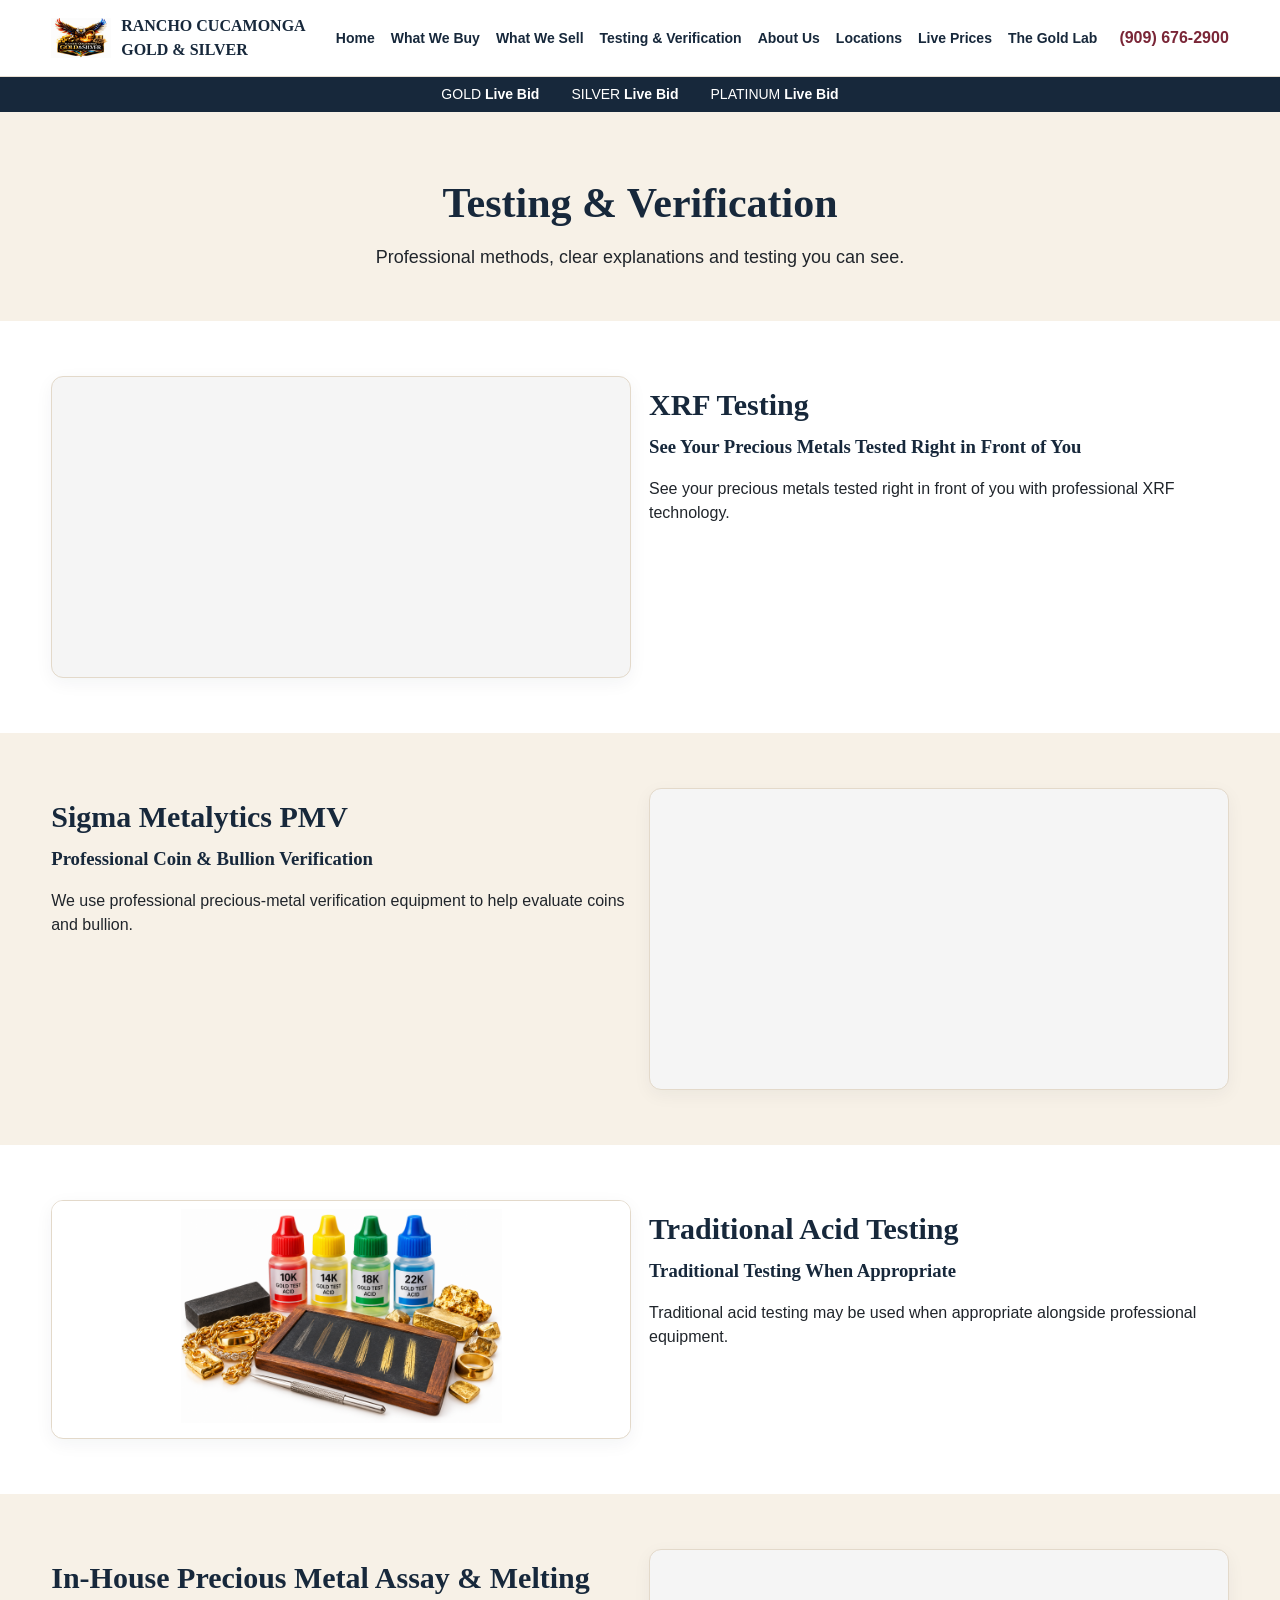
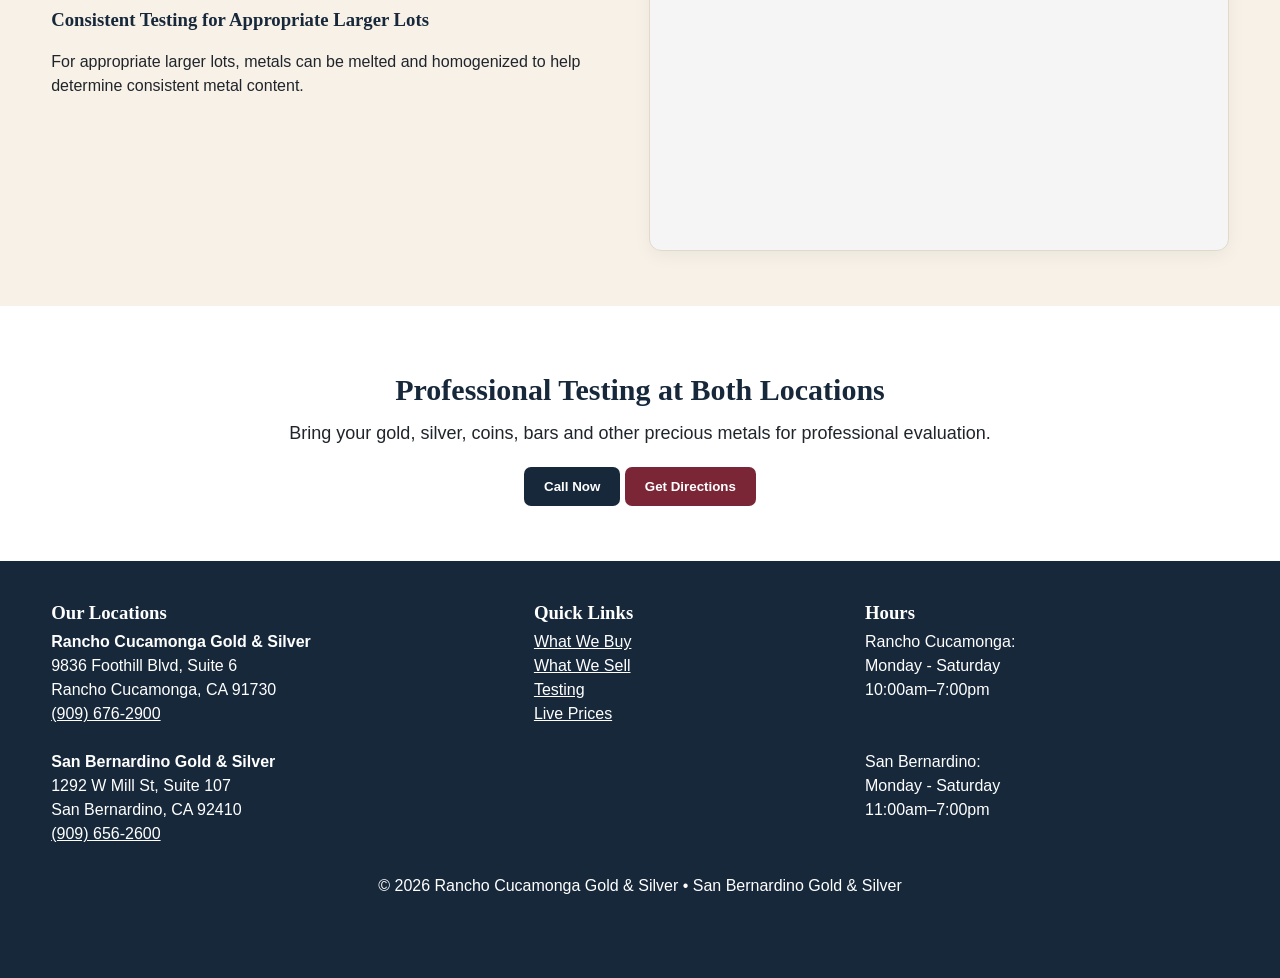
<file: testing.html>
<!doctype html>
<html lang="en">
<head>
<meta charset="utf-8">
<meta name="viewport" content="width=device-width,initial-scale=1">
<title>Testing &amp; Verification | Rancho Cucamonga Gold &amp; Silver</title>
<meta name="description" content="Professional precious-metal testing and verification including XRF, Sigma Metalytics, traditional acid testing and in-house assay and melting.">
<link rel="stylesheet" href="styles.css">
<link rel="icon" href="/assets/favicon.ico" sizes="any">
<link rel="icon" type="image/png" sizes="48x48" href="/assets/favicon-48.png">
<style>
/* Keep media slots stable while video settings load, without flashing photos. */
.testing-video-media{min-height:300px;overflow:hidden;background:#f5f5f5}
.testing-video-media video,.testing-video-media img{width:100%;height:100%;min-height:300px;object-fit:cover;display:block}
@media(max-width:600px){.testing-video-media{min-height:220px}.testing-video-media video,.testing-video-media img{min-height:220px}}
</style>
</head>
<body>
<!-- HEADER -->
<header class="header"><div class="wrap head">
<a class="brand" href="index.html"><img id="header-logo" src="/assets/uploads/rancho_cucamonga_gold_silver_logo_hd-1-.jpg" alt="Rancho Cucamonga Gold & Silver"><span>RANCHO CUCAMONGA<br>GOLD &amp; SILVER</span></a>
<button class="menuBtn btn" aria-label="Menu">☰</button>
<nav class="nav"><a href="index.html">Home</a><a href="buy.html">What We Buy</a><a href="sell.html">What We Sell</a><a href="testing.html">Testing &amp; Verification</a><a href="about.html">About Us</a><a href="locations.html">Locations</a><a href="prices.html">Live Prices</a></nav>
<span class="phone">(909) 676-2900</span>
</div></header>
<!-- LIVE METAL PRICES -->
<a href="prices.html" class="ticker" style="display:block;text-decoration:none"><span>GOLD <b>Live Bid</b></span><span>SILVER <b>Live Bid</b></span><span>PLATINUM <b>Live Bid</b></span></a>
<!-- PAGE HEADER -->
<section class="pagehero"><div class="wrap"><h1 id="testing-page-heading">Testing &amp; Verification</h1><p class="lead" id="testing-page-intro">Professional methods, clear explanations and testing you can see.</p></div></section>
<!-- XRF TESTING -->
<section class="section"><div class="wrap grid2">
<div id="xrf-media" class="card testing-video-media" aria-label="XRF precious metal testing video"></div>
<div><h2 id="xrf-heading">XRF Testing</h2><h3 id="xrf-subheading">See Your Precious Metals Tested Right in Front of You</h3><p id="xrf-text">Professional-grade XRF technology analyzes metal composition without damaging the item. X-ray fluorescence measures the elements present in the tested surface.</p></div>
</div></section>
<!-- SIGMA METALYTICS -->
<section class="section tinted"><div class="wrap grid2">
<div><h2 id="sigma-heading">Sigma Metalytics PMV</h2><h3 id="sigma-subheading">Professional Coin &amp; Bullion Verification</h3><p id="sigma-text">We use professional precious-metal verification equipment to help evaluate coins and bullion.</p></div>
<div id="sigma-media" class="card testing-video-media" aria-label="Sigma Metalytics precious metal verifier video"></div>
</div></section>
<!-- ACID TESTING -->
<section class="section"><div class="wrap grid2">
<div class="card"><img id="acid-image" src="/assets/uploads/6cdf1fc6-9c53-410a-8566-7351678e22b3.png" alt="Traditional precious metal acid testing"></div>
<div><h2 id="acid-heading">Traditional Acid Testing</h2><h3 id="acid-subheading">Traditional Testing When Appropriate</h3><p id="acid-text">Traditional acid testing may be used when appropriate alongside professional equipment.</p></div>
</div></section>
<!-- ASSAY & MELTING -->
<section class="section tinted"><div class="wrap grid2">
<div><h2 id="melting-heading">In-House Precious Metal Assay &amp; Melting</h2><h3 id="melting-subheading">Consistent Testing for Appropriate Larger Lots</h3><p id="melting-text">For appropriate larger lots, we can melt and homogenize precious metals to help determine consistent metal content before an offer. This is assay and melting—not chemical refining.</p></div>
<div id="melting-media" class="card testing-video-media" aria-label="Precious metal assay and melting video"></div>
</div></section>
<!-- CALL TO ACTION -->
<section class="section"><div class="wrap center"><h2>Professional Testing at Both Locations</h2><p class="lead">Bring your gold, silver, coins, bars and other precious metals for professional evaluation.</p><button class="btn" onclick="pickCall()">Call Now</button>&nbsp;<button class="btn alt" onclick="pickDir()">Get Directions</button></div></section>
<!-- FOOTER -->
<footer class="footer"><div class="wrap footgrid">
<div><h3>Our Locations</h3><b id="footer-rancho-name">Rancho Cucamonga Gold &amp; Silver</b><br><span id="footer-rancho-address">9836 Foothill Blvd, Suite 6<br>Rancho Cucamonga, CA 91730</span><br><a id="footer-rancho-phone" href="tel:19096762900">(909) 676-2900</a><br><br><b id="footer-sb-name">San Bernardino Gold &amp; Silver</b><br><span id="footer-sb-address">1292 W Mill St, Suite 107<br>San Bernardino, CA 92410</span><br><a id="footer-sb-phone" href="tel:19096562600">(909) 656-2600</a></div>
<div><h3>Quick Links</h3><a href="buy.html">What We Buy</a><br><a href="sell.html">What We Sell</a><br><a href="testing.html">Testing</a><br><a href="prices.html">Live Prices</a></div>
<div><h3>Hours</h3><span id="footer-rancho-hours-mon-thu">Rancho: Mon–Thu 10–7</span><br><span id="footer-rancho-hours-fri">Fri 10–1, 2–7</span><br><span id="footer-rancho-hours-sat">Sat 10–7</span><br><span id="footer-rancho-hours-sun">Sun Closed</span><br><br><span id="footer-sb-hours-mon-thu">San Bernardino: Mon–Thu 11–7</span><br><span id="footer-sb-hours-fri">Fri 11–1, 3–7</span><br><span id="footer-sb-hours-sat">Sat 11–7</span><br><span id="footer-sb-hours-sun">Sun Closed</span></div>
</div><div class="wrap center" style="margin-top:28px">© 2026 Rancho Cucamonga Gold &amp; Silver • San Bernardino Gold &amp; Silver</div></footer>
<script src="site.js"></script>
<script>
(async()=>{
try{
const response=await fetch('content/settings/general.json',{cache:'no-store'});
if(!response.ok)throw new Error('Settings request failed: '+response.status);
const g=await response.json();
function setText(id,value){if(!value)return;const el=document.getElementById(id);if(el)el.textContent=value;}
function setImage(id,value){if(!value)return;const el=document.getElementById(id);if(el)el.src=value;}
function createAutoplayVideo(mediaId,videoUrl,imageUrl,fallbackImage,alt){
 const media=document.getElementById(mediaId);
 if(!media)return;
 if(!videoUrl){
   const src=imageUrl||fallbackImage;
   if(src){const img=document.createElement('img');img.src=src;img.alt=alt;media.replaceChildren(img);}
   return;
 }
 const video=document.createElement('video');
 video.autoplay=true;video.muted=true;video.defaultMuted=true;video.loop=true;
 video.playsInline=true;video.controls=false;video.preload='auto';
 video.setAttribute('autoplay','');video.setAttribute('muted','');video.setAttribute('loop','');
 video.setAttribute('playsinline','');video.setAttribute('webkit-playsinline','');
 video.src=videoUrl;
 media.replaceChildren(video);
 function tryPlay(){if(video.paused&&document.visibilityState==='visible')video.play().catch(()=>{});}
 video.addEventListener('loadeddata',tryPlay);
 video.addEventListener('canplay',tryPlay);
 document.addEventListener('visibilitychange',tryPlay);
 window.addEventListener('pageshow',tryPlay);
 tryPlay();
}
setImage('header-logo',g.header_logo);
setText('testing-page-heading',g.testing_page_heading);
setText('testing-page-intro',g.testing_page_intro);
setText('xrf-heading',g.xrf_heading);
setText('xrf-subheading',g.xrf_subheading);
setText('xrf-text',g.xrf_text);
createAutoplayVideo('xrf-media',g.xrf_video,g.xrf_image,'/assets/uploads/f1ccb2e3-9f02-4a22-9507-4866d2bf4757.png','XRF precious metal testing');
setText('sigma-heading',g.sigma_heading);
setText('sigma-subheading',g.sigma_subheading);
setText('sigma-text',g.sigma_text);
createAutoplayVideo('sigma-media',g.sigma_video,g.sigma_image,'/assets/uploads/fce0ef4c-2f8d-436c-b723-684a11713b35.png','Sigma Metalytics precious metal verifier');
setImage('acid-image',g.acid_image);
setText('acid-heading',g.acid_heading);
setText('acid-subheading',g.acid_subheading);
setText('acid-text',g.acid_text);
setText('melting-heading',g.melting_heading);
setText('melting-subheading',g.melting_subheading);
setText('melting-text',g.melting_text);
createAutoplayVideo('melting-media',g.melting_video,g.melting_image,'/assets/uploads/9b45bcf3-f4b2-467c-905e-4f6c5f298bdf.png','Precious metal assay and melting');
}catch(e){console.error('Unable to load testing page settings',e);}
})();
</script>
</body>
</html>
</file>
<file: styles.css>
:root{--navy:#17283b;--burg:#7a2637;--gold:#b28a45;--cream:#f7f1e7;--ink:#20252b;--white:#fff}

*{box-sizing:border-box}

html{scroll-behavior:smooth}

body{
margin:0;
font:16px/1.5 Arial,sans-serif;
color:var(--ink);
background:#fff
}

h1,h2,h3{
font-family:Georgia,serif;
color:var(--navy);
margin:.2em 0
}

.wrap{
width:min(1160px,92%);
margin:auto
}

.header{
position:sticky;
top:0;
z-index:50;
background:#fff;
border-bottom:1px solid #e8dfd2
}

.head{
height:76px;
display:flex;
align-items:center;
gap:22px
}

.brand{
display:flex;
align-items:center;
gap:10px;
text-decoration:none;
color:var(--navy);
font-family:Georgia,serif;
font-weight:bold
}

.brand img{
width:60px;
height:52px;
object-fit:contain
}

.nav{
margin-left:auto;
display:flex;
gap:16px;
align-items:center
}

.nav a{
text-decoration:none;
color:var(--navy);
font-size:14px;
font-weight:700
}

.nav a:hover{
color:var(--burg)
}

.phone{
font-weight:700;
color:var(--burg);
white-space:nowrap
}

.ticker{
position:sticky;
top:76px;
z-index:45;
background:var(--navy);
color:#fff;
padding:7px 0;
text-align:center;
font-size:14px
}

.ticker span{
margin:0 16px
}

.hero{
background:var(--cream)
}

.hero picture{
  display:block;
  width:100%;
  height:550px;
  overflow:hidden;
}

.hero img{
  display:block;
  width:100%;
  height:100%;
  object-fit:cover;
  object-position:center 0%;
}

.hero-actions{
margin-top:-72px;
position:relative;
z-index:2;
padding-bottom:20px;
display:flex;
justify-content:center;
gap:12px
}

.btn{
display:inline-block;
background:var(--navy);
color:#fff;
text-decoration:none;
border:0;
border-radius:7px;
padding:12px 20px;
font-weight:700;
cursor:pointer
}

.btn.alt{
background:var(--burg)
}

.section{
padding:42px 0
}

.section.tinted{
background:var(--cream)
}

.center{
text-align:center
}

.lead{
font-size:18px;
max-width:820px;
margin:8px auto 20px
}

.trust{
display:grid;
grid-template-columns:repeat(4,1fr);
gap:8px;
border-top:1px solid #d8c8ad;
border-bottom:1px solid #d8c8ad;
padding:16px 0;
color:var(--navy);
font-weight:700;
text-align:center
}

.grid2,.grid3,.grid4{
display:grid;
gap:18px
}

.grid2{
grid-template-columns:repeat(2,1fr)
}

.grid3{
grid-template-columns:repeat(3,1fr)
}

.grid4{
grid-template-columns:repeat(4,1fr)
}

.card{
background:#fff;
border:1px solid #e3d9ca;
border-radius:12px;
overflow:hidden;
box-shadow:0 5px 18px #18283b0d
}

.card img{
width:100%;
height:230px;
object-fit:cover
}

.pad{
padding:18px
}

.card h3{
font-size:22px
}

.product img{
width:100%;
height:245px;
object-fit:contain;
object-position:center;
background:#fff;
padding:8px
}

.details{
display:none;
border-top:1px solid #eee;
padding:16px
}

.product.open .details{
display:block
}

.details-grid{
display:grid;
grid-template-columns:1fr 1.3fr;
gap:18px
}

.specs{
margin:0;
padding-left:18px
}

.jump{
display:flex;
gap:8px;
justify-content:center;
flex-wrap:wrap;
margin:18px 0
}

.jump a{
padding:8px 12px;
border:1px solid #d8c8ad;
border-radius:20px;
text-decoration:none;
color:var(--navy)
}

.media-placeholder{
height:260px;
border-radius:12px;
background:linear-gradient(135deg,#d8c8ad,#f7f1e7);
display:flex;
align-items:center;
justify-content:center;
color:var(--navy);
font-weight:bold
}

.steps{
display:grid;
grid-template-columns:repeat(4,1fr);
gap:12px
}

.step{
padding:18px;
background:#fff;
border:1px solid #e3d9ca;
border-radius:10px
}

.faq details{
border-bottom:1px solid #ddd;
padding:13px 0
}

.location{
padding:22px;
border:1px solid #e3d9ca;
border-radius:12px;
background:#fff
}

.map{
width:100%;
height:260px;
border:0;
border-radius:8px
}

/* AUTOMATIC CUSTOMER REVIEWS */

.reviews{
display:flex;
gap:14px;
overflow:hidden;
padding:6px 0;
scrollbar-width:none;
}

.reviews::-webkit-scrollbar{
display:none;
}

.reviews-track{
display:flex;
gap:14px;
width:max-content;
animation:reviews-scroll 35s linear infinite;
}

.review{
width:300px;
min-width:300px;
flex-shrink:0;
background:#fff;
border:1px solid #e3d9ca;
border-radius:10px;
padding:16px;
}


@keyframes reviews-scroll{
from{
transform:translateX(0);
}
to{
transform:translateX(calc(-50% - 7px));
}
}

@media(prefers-reduced-motion:reduce){
.reviews-track{
animation:none;
}
.reviews{
overflow-x:auto;
}
}

.stars{
color:#b28a45
}

.footer{
background:var(--navy);
color:#fff;
padding:34px 0 80px
}

.footer h3{
color:#fff
}

.footer a{
color:#fff
}

.footgrid{
display:grid;
grid-template-columns:1.5fr 1fr 1.2fr;
gap:28px
}

.pagehero{
padding:52px 0 30px;
background:var(--cream);
text-align:center
}

.pagehero h1{
font-size:42px
}

.priceboxes{
display:grid;
grid-template-columns:repeat(3,1fr);
gap:15px
}

.pricebox{
background:#fff;
border:1px solid #d8c8ad;
border-radius:12px;
padding:20px;
text-align:center
}

.pricebig{
font-size:32px;
font-weight:800;
color:var(--navy)
}

table{
border-collapse:collapse;
width:100%;
background:#fff
}

td,th{
padding:12px;
border-bottom:1px solid #ddd;
text-align:left
}

.fullscreen-board{
background:var(--cream);
min-height:100vh
}

.notice{
background:#fff8e8;
border:1px solid #e4c98c;
padding:12px;
border-radius:8px
}

.menuBtn{
display:none
}

/* TESTING PAGE IMAGES - DESKTOP */

#sigma-image,
#acid-image{
width:100%;
height:230px;
object-fit:contain;
object-position:center;
background:#fff;
padding:8px
}
@media(max-width:900px){

.nav{
display:none;
position:absolute;
top:76px;
left:0;
right:0;
background:#fff;
padding:18px;
flex-direction:column;
border-bottom:1px solid #ddd
}

.nav.show{
display:flex
}

.menuBtn{
display:block;
margin-left:auto
}

.phone{
display:none
}

.grid4,.grid3{
grid-template-columns:repeat(2,1fr)
}

.trust,.steps{
grid-template-columns:repeat(2,1fr)
}

.footgrid{
grid-template-columns:1fr
}

.priceboxes{
grid-template-columns:1fr
}

.ticker{
top:76px
}

.hero-actions{
margin-top:-20px
}

.details-grid{
grid-template-columns:1fr
}

}


@media(max-width:600px){

.grid2,.grid3,.grid4,.trust,.steps{
grid-template-columns:1fr
}

.section{
padding:30px 0
}

.pagehero h1{
font-size:34px
}

.ticker span{
margin:0 3px;
font-size:12px;
white-space:nowrap;
display:inline-flex;
align-items:center;
gap:3px;
}

.head{
height:70px
}

.ticker{
top:70px
}

.brand{
font-size:13px
}

.brand img{
width:52px
}

.hero img{
width:100%;
height:auto;
min-height:0;
object-fit:contain
}

.hero-actions{
margin-top:0;
padding-top:14px
}

.btn{
padding:11px 15px
}


/* PRODUCT MAIN IMAGE - PHONE */

.product > img{
width:100%;
height:300px;
object-fit:contain;
object-position:center;
background:#fff;
padding:10px
}


/* PRODUCT SECONDARY IMAGE - PHONE */

.product .details-grid img{
width:100%;
height:380px;
object-fit:contain;
object-position:center;
background:#fff;
padding:5px
}


/* PRODUCT DETAILS */

.product .details{
padding:14px
}

.product .details-grid{
gap:14px
}

.product .details-grid p{
font-size:16px;
line-height:1.55
}

.product .specs{
padding-left:22px
}

.product .product-call{
width:100%;
text-align:center
}

}
/* =========================================
   LARGE DESKTOP SCREEN IMPROVEMENTS
   ========================================= */

@media (min-width:1200px){

  /* Wider website content */
  .wrap{
    width:92%;
    max-width:1400px;
  }

  /* Control hero image size */
.hero picture{
  display:block;
  width:100%;
  height:900px;
  overflow:hidden;
}

.hero img{
  display:block;
  width:100%;
  height:100%;
  object-fit:cover;
  object-position:center 30%;
}
  /* Improve section spacing */
  .section{
    padding:55px 0;
  }

  /* Larger headings */
  .section h2{
    font-size:30px;
  }

  /* Improve product card spacing */
  .grid4{
    gap:22px;
  }

  /* Improve customer reviews */
  .review{
    min-width:340px;
  }

}
@media(max-width:600px){
  .hero picture{
    height:auto;
    overflow:visible;
  }

  .hero img{
    width:100%;
    height:auto;
    object-fit:contain;
  }
}

/* MOBILE HEADER AND MENU IMPROVEMENTS */

@media (max-width:900px){

  .header{
    position:sticky;
    top:0;
    z-index:1000;
    background:#fff;
  }

  .ticker{
    position:relative;
    top:auto;
    z-index:1;
  }

  .nav{
    position:absolute;
    top:100%;
    left:0;
    right:0;
    margin:0;
    max-height:calc(100dvh - 76px);
    overflow-y:auto;
    background:#fff;
    box-shadow:0 8px 18px rgba(0,0,0,.12);
  }

  .nav.show{
    display:flex;
  }

}

@media (max-width:600px){

  .nav{
    max-height:calc(100dvh - 70px);
  }

}
</file>
